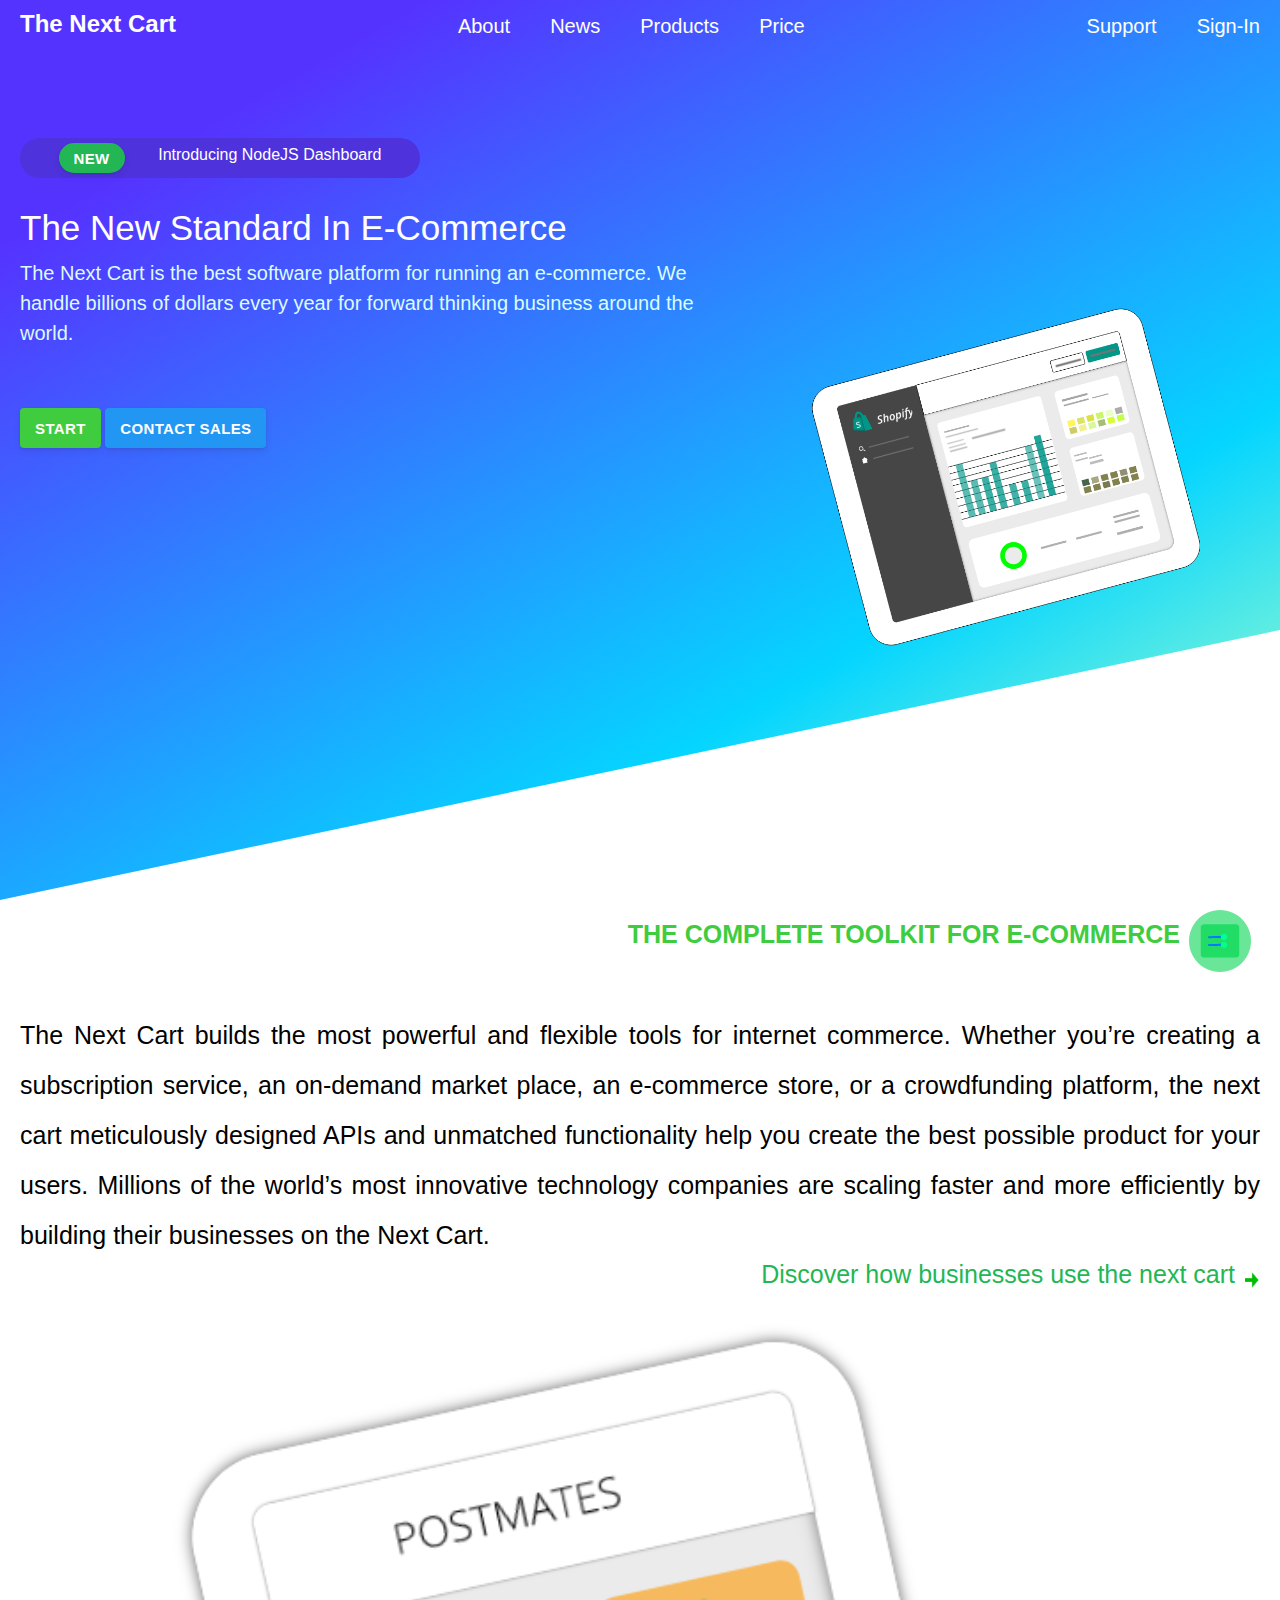
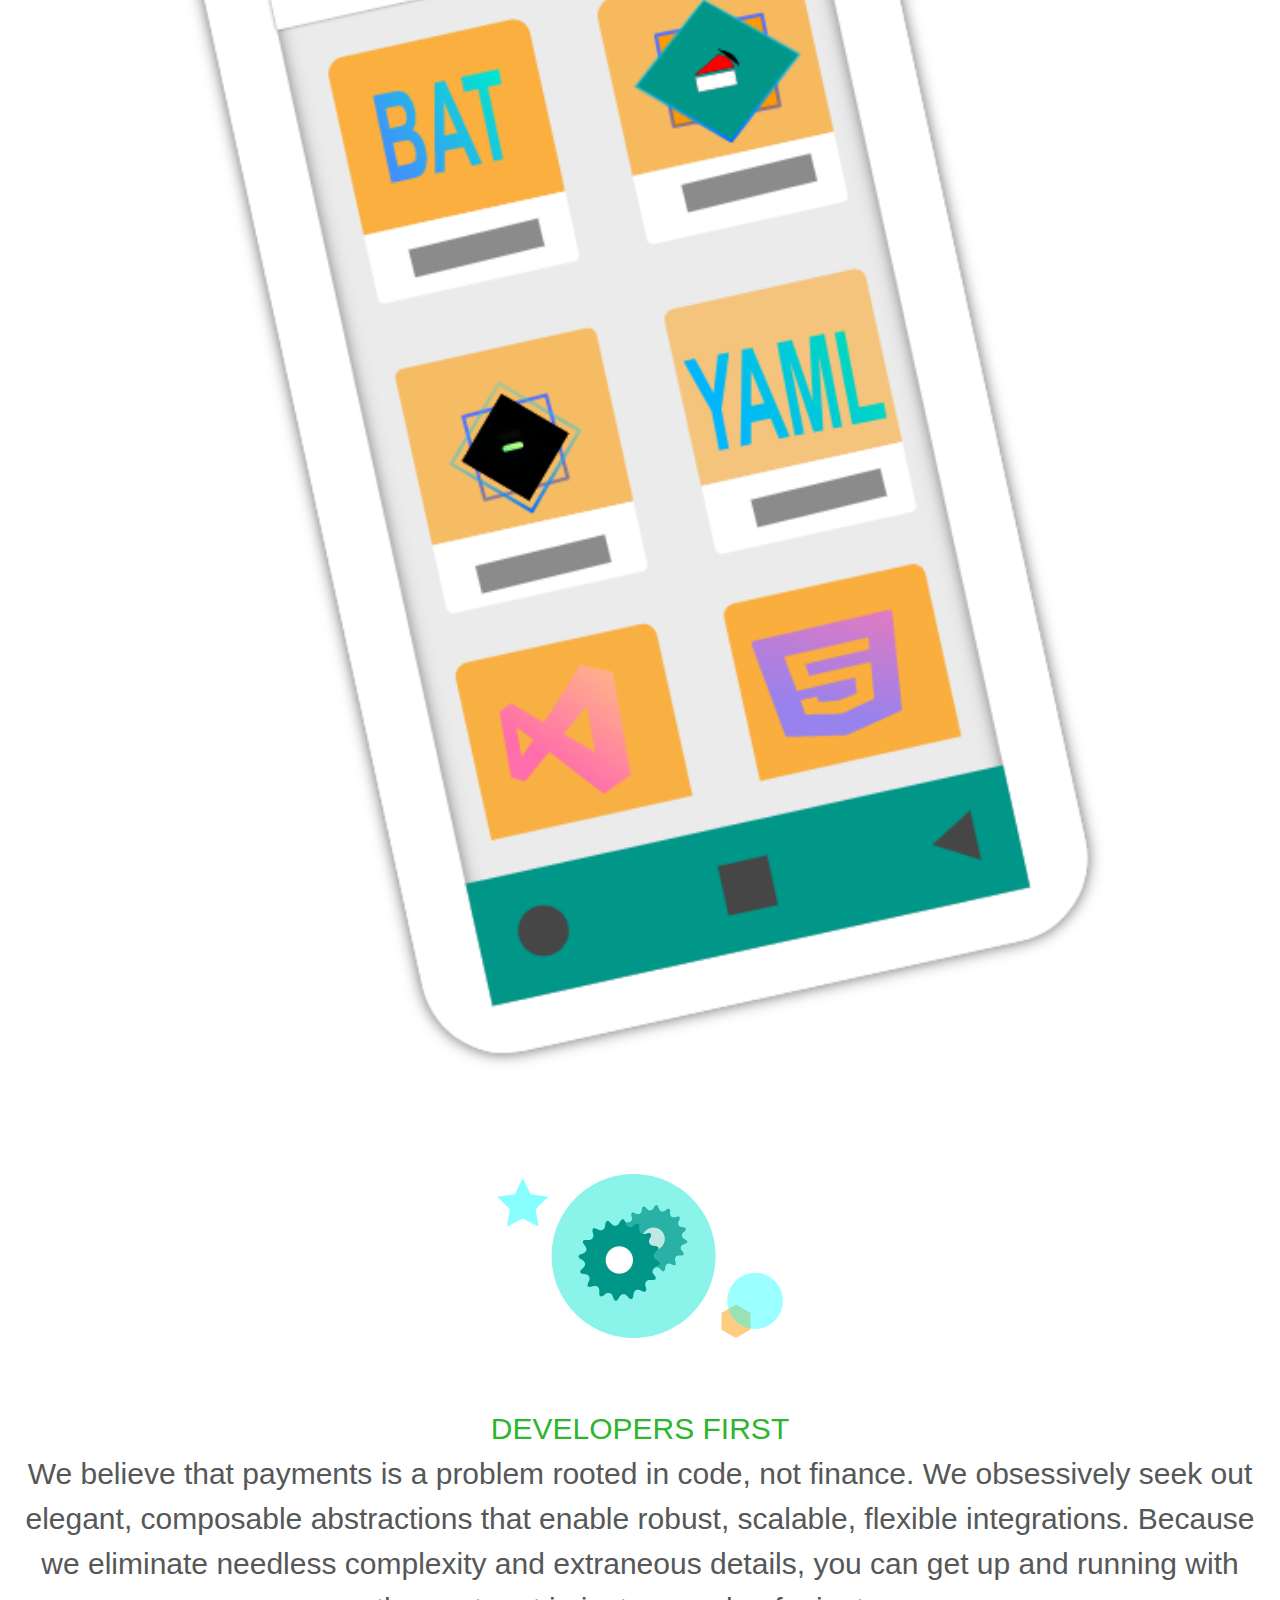
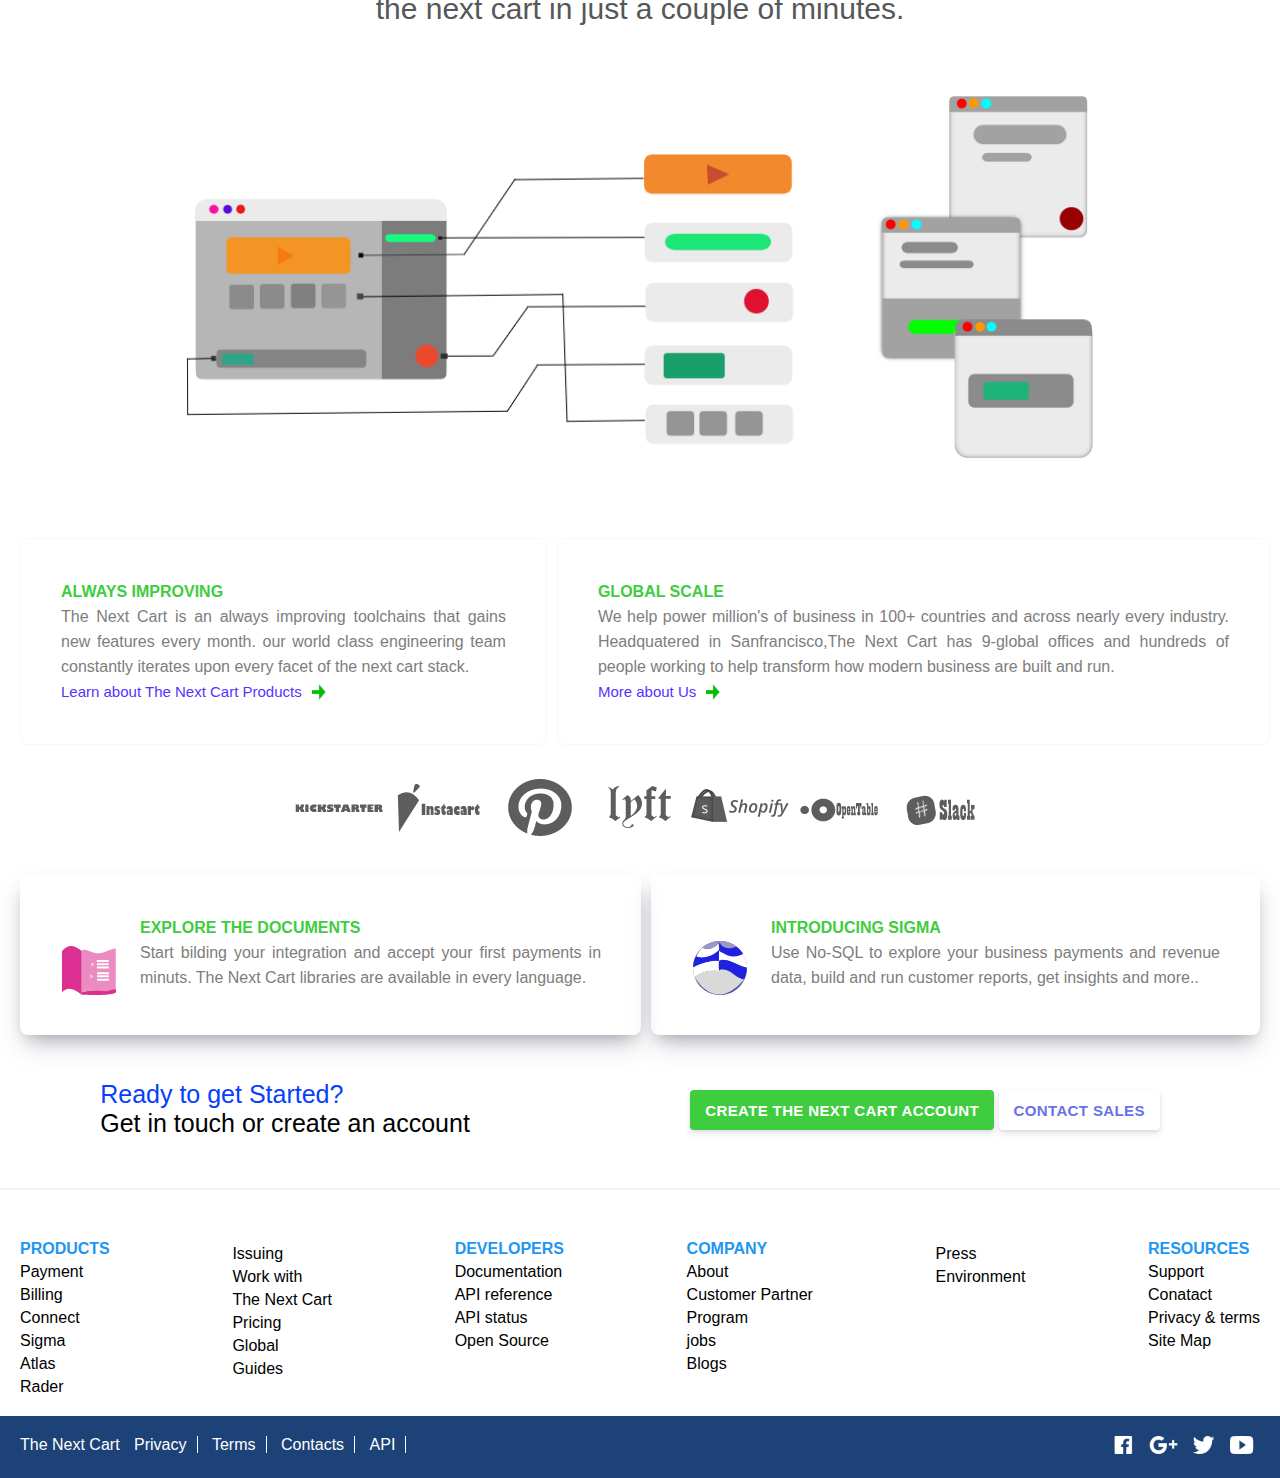
<file: index.html>
<html>

<head>
    <meta name="viewport" content="width=device-width, initial-scale=1.0" />
    <link href="styles/index.css" rel="stylesheet" />
    <link href="styles/global.css" rel="stylesheet" />
</head>

<body>
    <div class="bgcolor">
        <div class="menu container">
            <div class="mob-menu">
                <h1>The Next Cart</h1>
                <div class="dropdown">
                    <h2 class=" drop">☰</h2>
                    <div class="dropdown-content">
                        <div><a>Home</a></div>
                        <div class="icon-direction">
                            <svg x="0px" y="0px" width="24" height="24" viewBox="0 0 224 224">
                                <g fill="none" fill-rule="nonzero" stroke="none" stroke-width="1" stroke-linecap="butt"
                                    stroke-linejoin="miter" stroke-miterlimit="10" stroke-dasharray=""
                                    stroke-dashoffset="0" font-family="none" font-weight="none" font-size="none"
                                    text-anchor="none" style="mix-blend-mode: normal">
                                    <path d="M0,224v-224h224v224z" fill="none"></path>
                                    <g fill="#6772e5">
                                        <path d="M186.66667,28h-149.33333c-10.26667,0 -18.57333,8.4 -18.57333,18.66667l-0.09333,168l37.33333,-37.33333h130.66667c10.26667,0 18.66667,-8.4 18.66667,-18.66667v-112c0,-10.26667 -8.4,-18.66667 -18.66667,-18.66667zM102.66667,65.33333h18.66667v18.66667h-18.66667zM102.66667,102.66667h18.66667v37.33333h-18.66667z"></path>
                                    </g>
                                </g>
                            </svg>
                            <a href="about.html" style="color:#6772e5">About</a></div>
                        <div class="icon-direction">
                            <svg x="0px" y="0px" width="24" height="24" viewBox="0 0 224 224">
                                <g fill="none" fill-rule="nonzero" stroke="none" stroke-width="1" stroke-linecap="butt"
                                    stroke-linejoin="miter" stroke-miterlimit="10" stroke-dasharray=""
                                    stroke-dashoffset="0" font-family="none" font-weight="none" font-size="none"
                                    text-anchor="none" style="mix-blend-mode: normal">
                                    <path d="M0,224v-224h224v224z" fill="none"></path>
                                    <g fill="#6772e5">
                                        <path d="M65.33333,18.66667c-5.152,0 -9.33333,4.18133 -9.33333,9.33333v74.66667h-9.33333v18.66667h9.33333h112h9.33333v-18.66667h-9.33333v-74.66667c0,-5.152 -4.18133,-9.33333 -9.33333,-9.33333zM28,37.33333c-10.31333,0 -18.66667,8.35333 -18.66667,18.66667v93.33333c0,10.31333 8.35333,18.66667 18.66667,18.66667h65.33333v18.66667h-18.66667v18.66667h74.66667v-18.66667h-18.66667v-18.66667h65.33333c10.31333,0 18.66667,-8.35333 18.66667,-18.66667v-93.33333c0,-10.31333 -8.35333,-18.66667 -18.66667,-18.66667h-9.33333v18.66667h9.33333v93.33333h-168v-93.33333h9.33333v-18.66667zM83.17969,37.33333h57.64063c1.41036,3.9752 4.53781,7.10266 8.51302,8.51302v56.82031h-11.04688c-3.85551,-10.85315 -14.10996,-18.66667 -26.28646,-18.66667c-12.1765,0 -22.43095,7.81352 -26.28646,18.66667h-11.04688v-56.82031c3.9752,-1.41036 7.10266,-4.53782 8.51302,-8.51302zM112,56c-5.16133,0 -9.33333,4.18133 -9.33333,9.33333c0,5.152 4.172,9.33333 9.33333,9.33333c5.16133,0 9.33333,-4.18133 9.33333,-9.33333c0,-5.152 -4.172,-9.33333 -9.33333,-9.33333z"></path>
                                    </g>
                                </g>
                            </svg>
                            <a href="payment.html" style="color:#6772e5">Payment</a></div>
                        <div class="icon-direction">
                            <svg x="0px" y="0px" width="24" height="24" viewBox="0 0 224 224">
                                <g fill="none" fill-rule="nonzero" stroke="none" stroke-width="1" stroke-linecap="butt"
                                    stroke-linejoin="miter" stroke-miterlimit="10" stroke-dasharray=""
                                    stroke-dashoffset="0" font-family="none" font-weight="none" font-size="none"
                                    text-anchor="none" style="mix-blend-mode: normal">
                                    <path d="M0,224v-224h224v224z" fill="none"></path>
                                    <g fill="#24b47e">
                                        <g id="surface1">
                                            <path d="M149.33333,18.66667c-21.47396,0 -39.08333,11.15625 -48.41667,28.875c13.05209,1.85938 25.88542,6.52604 36.16667,14v-5.54167l24.5,-9.33333v38.20833c7.47396,11.19271 13.01562,24.42709 14.875,39.375c16.80729,-9.33333 28.875,-28.18229 28.875,-48.70833c0,-31.71875 -25.19271,-56.875 -56,-56.875zM88.66667,65.33333c-38.28125,0 -70,31.71875 -70,70c0,38.28125 31.71875,70 70,70c38.28125,0 70,-31.71875 70,-70c0,-38.28125 -31.71875,-70 -70,-70zM67.08333,93.33333h45.79167v13.125h-31.79167l-1.75,19.54167l5.54167,-2.91667c1.85938,-0.94791 4.77604,-0.875 7.58333,-0.875c7.47396,0 14.07292,1.96875 17.79167,7.58333c3.71875,5.61459 6.41667,12.03125 6.41667,20.41667c0,7.47396 -2.91667,13.92709 -7.58333,19.54167c-4.66667,5.61459 -11.01041,7.58333 -21.29167,7.58333c-7.47396,0 -13.92708,-1.82291 -19.54167,-5.54167c-5.61458,-3.71875 -8.53125,-9.44271 -7.58333,-16.91667l15.75,-0.875c0,3.71875 1.05729,6.59896 2.91667,8.45833c1.85938,1.85938 4.73959,2.625 8.45833,2.625c3.71875,0 6.59896,-0.69271 8.45833,-3.5c1.85938,-2.80729 2.625,-6.70833 2.625,-11.375c0,-4.66667 -0.76562,-8.27604 -2.625,-11.08333c-1.85938,-2.80729 -4.73958,-4.66667 -8.45833,-4.66667c-2.80729,0 -5.72396,0.80209 -7.58333,1.75c-1.85938,0.94792 -2.84375,2.80729 -3.79167,4.66667l-14,-0.875z"></path>
                                        </g>
                                    </g>
                                </g>
                            </svg>
                            <a href="#" style="color:#24b47e">Billing</a></div>
                        <div class="icon-direction">
                            <svg x="0px" y="0px" width="24" height="24" viewBox="0 0 224 224">
                                <g fill="none" fill-rule="nonzero" stroke="none" stroke-width="1" stroke-linecap="butt"
                                    stroke-linejoin="miter" stroke-miterlimit="10" stroke-dasharray=""
                                    stroke-dashoffset="0" font-family="none" font-weight="none" font-size="none"
                                    text-anchor="none" style="mix-blend-mode: normal">
                                    <path d="M0,224v-224h224v224z" fill="none"></path>
                                    <g fill="#3297d3">
                                        <path d="M177.33333,28c-15.43733,0 -28,12.56267 -28,28c0,4.30975 1.05983,8.34395 2.80729,11.99479l-34.67187,34.67188h-44.51563c-3.86649,-10.83835 -14.1381,-18.66667 -26.28646,-18.66667c-15.43733,0 -28,12.56267 -28,28c0,15.43733 12.56267,28 28,28c12.14835,0 22.41996,-7.82832 26.28646,-18.66667h44.51563l34.67187,34.67188c-1.74746,3.65085 -2.80729,7.68505 -2.80729,11.99479c0,15.43733 12.56267,28 28,28c15.43733,0 28,-12.56267 28,-28c0,-15.43733 -12.56267,-28 -28,-28c-4.30974,0 -8.34394,1.05983 -11.99479,2.80729l-30.8073,-30.80729l30.8073,-30.80729c3.65085,1.74746 7.68505,2.80729 11.99479,2.80729c15.43733,0 28,-12.56267 28,-28c0,-15.43733 -12.56267,-28 -28,-28z"></path>
                                    </g>
                                </g>
                            </svg>
                            <a href="#" style="color:#3297d3">Connect</a></div>
                        <div class="icon-direction">
                            <svg x="0px" y="0px" width="24" height="24" viewBox="0 0 224 224">
                                <g fill="none" fill-rule="nonzero" stroke="none" stroke-width="1" stroke-linecap="butt"
                                    stroke-linejoin="miter" stroke-miterlimit="10" stroke-dasharray=""
                                    stroke-dashoffset="0" font-family="none" font-weight="none" font-size="none"
                                    text-anchor="none" style="mix-blend-mode: normal">
                                    <path d="M0,224v-224h224v224z" fill="none"></path>
                                    <g id="Layer_1" fill="#8f63d5">
                                        <g id="surface1">
                                            <path d="M112,147.93333v-18.66667c2.33333,0 23.33333,-0.46667 23.33333,-17.26667c0,-8.86667 -8.4,-12.13333 -26.13333,-17.73333c-16.8,-5.13333 -39.2,-12.13333 -39.2,-35.46667c0,-19.6 18.66667,-35.46667 42,-35.46667c23.33333,0 42,15.86667 42,35.93333h-18.66667c0,-9.33333 -10.26667,-17.26667 -23.33333,-17.26667c-13.06667,0 -23.33333,7.46667 -23.33333,17.26667c0,8.86667 8.4,12.13333 26.13333,17.73333c16.33333,4.66667 39.2,11.66667 39.2,35c0,28.46667 -27.53333,35.93333 -42,35.93333z"></path>
                                            <path d="M112,200.66667c-23.33333,0 -42,-15.86667 -42,-35.93333h18.66667c0,9.33333 10.26667,17.26667 23.33333,17.26667c13.06667,0 23.33333,-7.46667 23.33333,-17.26667c0,-8.86667 -8.4,-12.13333 -26.13333,-17.73333c-16.33333,-4.66667 -39.2,-11.66667 -39.2,-35c0,-28.46667 27.53333,-35.93333 42,-35.93333v18.66667c-2.33333,0 -23.33333,0.46667 -23.33333,17.26667c0,8.86667 8.4,12.13333 26.13333,17.73333c16.8,5.13333 39.2,12.13333 39.2,35.46667c0,19.6 -18.66667,35.46667 -42,35.46667z"></path>
                                        </g>
                                    </g>
                                </g>
                            </svg>
                            <a href="#" style="color:#8f6ed5">Sigma</a></div>
                        <div class="icon-direction">
                            <svg x="0px" y="0px" width="24" height="24" viewBox="0 0 224 224">
                                <g fill="none" fill-rule="nonzero" stroke="none" stroke-width="1" stroke-linecap="butt"
                                    stroke-linejoin="miter" stroke-miterlimit="10" stroke-dasharray=""
                                    stroke-dashoffset="0" font-family="none" font-weight="none" font-size="none"
                                    text-anchor="none" style="mix-blend-mode: normal">
                                    <path d="M0,224v-224h224v224z" fill="none"></path>
                                    <g fill="#e39f48">
                                        <g id="surface1">
                                            <path d="M124.25,32.375c-3.20833,0.03646 -6.16146,0.4375 -9.04167,0.875c-17.28125,2.55209 -28.4375,11.99479 -32.66667,16.91667l14,12.25c1.93229,-2.22396 14.07292,-13.78125 35,-10.5c13.81771,2.1875 19.43229,9.1875 23.04167,16.91667c3.60938,7.72917 4.04688,15.64062 4.08333,17.20833v0.29167c0.18229,3.02604 -1.45833,11.08333 -1.45833,11.08333l-3.79167,15.75l15.75,-4.66667c0,0 7.47396,-2.11458 10.5,-2.625c-0.29167,0.03646 2.22396,-0.21875 4.95833,0.29167c2.73438,0.51042 6.05209,1.67709 9.04167,3.20833c6.01562,3.09896 10.64583,7.32812 11.66667,16.04167c1.42188,12.06771 -2.07812,17.28125 -7.29167,21c-5.21354,3.71875 -13.52604,4.92188 -20.125,3.79167c-16.98958,-2.91667 -33.86979,-19.43229 -46.95833,-38.20833c-4.95833,-7.10938 -15.20312,-21.14583 -30.04167,-32.66667c-14.83854,-11.52083 -35.40104,-20.74479 -58.33333,-14.875c-14.07291,3.60938 -24.60938,10.42709 -31.5,19.25c-6.89062,8.82292 -10.02604,19.35938 -10.79167,29.75c-1.93229,26.03125 13.96354,44.77083 31.5,51.91667c20.5625,8.38542 39.15625,6.67188 53.66667,0.875c14.51042,-5.79688 25.04688,-15.16667 32.375,-21.875l-12.54167,-14c-7,6.41667 -16.00521,14.32812 -26.83333,18.66667c-10.82812,4.33854 -23.33333,5.50521 -39.66667,-1.16667c-11.04688,-4.52083 -21.18229,-15.13021 -19.83333,-33.25c0.58333,-7.76562 2.58854,-14.25521 6.70833,-19.54167c4.11979,-5.28646 10.57292,-9.73438 21.58333,-12.54167c15.96875,-4.08333 29.78646,1.89583 42,11.375c12.21354,9.47917 21.61979,22.23959 26.25,28.875c14.32812,20.48959 33.72396,41.67188 59.5,46.08333c11.01042,1.89583 23.47917,0.07292 33.83333,-7.29167c10.35417,-7.36458 17.24479,-21.21875 15.16667,-38.5c-1.82291,-15.3125 -12.10417,-25.30208 -21.875,-30.33333c-4.88541,-2.51562 -9.69791,-4.15625 -14,-4.95833c-4.19271,-0.80208 -7.47396,-1.13021 -11.08333,-0.58333c0,-0.875 0.32812,-0.875 0.29167,-1.75c0,-0.03646 0,-0.25521 0,-0.29167c-0.07291,-2.07812 -0.47396,-12.6875 -5.83333,-24.20833c-5.43229,-11.66667 -17.13541,-24.57291 -37.04167,-27.70833c-3.57291,-0.54688 -7,-0.91146 -10.20833,-0.875z"></path>
                                        </g>
                                    </g>
                                </g>
                            </svg>
                            <a href="#" style="color:#e39f48">Atlas</a></div>
                        <div class="icon-direction">
                            <svg x="0px" y="0px" width="24" height="24" viewBox="0 0 224 224">
                                <g fill="none" fill-rule="nonzero" stroke="none" stroke-width="1" stroke-linecap="butt"
                                    stroke-linejoin="miter" stroke-miterlimit="10" stroke-dasharray=""
                                    stroke-dashoffset="0" font-family="none" font-weight="none" font-size="none"
                                    text-anchor="none" style="mix-blend-mode: normal">
                                    <path d="M0,224v-224h224v224z" fill="none"></path>
                                    <g fill="#b7ac4b">
                                        <g id="surface1">
                                            <path d="M112,18.66667c-51.55208,0 -93.33333,41.78125 -93.33333,93.33333c0,51.55209 41.78125,93.33333 93.33333,93.33333c51.55209,0 93.33333,-41.78125 93.33333,-93.33333c0,-22.42188 -7.83854,-42.83854 -21,-58.91667l-13.41667,13.125c9.84375,12.65104 15.75,28.54688 15.75,45.79167c0,38.31771 -28.76562,69.78125 -65.91667,74.08333c-1.75,5.6875 -7.14583,9.91667 -13.41667,9.91667c-6.96354,0 -12.61458,-5.03125 -13.70833,-11.66667c-32.30208,-8.23958 -56.29167,-37.47917 -56.29167,-72.33333c0,-13.67188 3.79167,-26.32291 10.20833,-37.33333c-0.47396,-1.42188 -0.875,-3.0625 -0.875,-4.66667c0,-7.72917 6.27083,-14 14,-14c0.61979,0 1.13021,0.21875 1.75,0.29167c13.16146,-11.70312 30.58854,-18.95833 49.58333,-18.95833c17.24479,0 33.14062,5.90625 45.79167,15.75l13.125,-13.41667c-16.07812,-13.16146 -36.49479,-21 -58.91667,-21zM112,46.66667c-15.42188,0 -29.67708,5.35938 -40.83333,14.29167c2.07812,2.44271 3.5,5.57812 3.5,9.04167c0,7.72917 -6.27083,14 -14,14c-2.47917,0 -4.70312,-0.61979 -6.70833,-1.75c-4.59375,8.93229 -7.29167,18.99479 -7.29167,29.75c0,30.26042 20.48959,55.5625 48.41667,63c2.40625,-4.22917 7.03646,-7 12.25,-7c5.86979,0 10.75521,3.60938 12.83333,8.75c32.15625,-4.08333 57.16667,-31.5 57.16667,-64.75c0,-14.65625 -4.95833,-28.18229 -13.125,-39.08333l-13.41667,13.41667c4.88542,7.36459 7.875,16.15104 7.875,25.66667c0,5.32292 -0.98438,10.39062 -2.625,15.16667c1.67709,2.29688 2.625,5.06771 2.625,8.16667c0,7.72917 -6.27083,14 -14,14c-1.42188,0 -2.77083,-0.18229 -4.08333,-0.58333c-7.91146,6.16146 -17.75521,9.91667 -28.58333,9.91667c-25.77604,0 -46.66667,-20.89062 -46.66667,-46.66667c0,-25.77604 20.89062,-46.66667 46.66667,-46.66667c9.51562,0 18.30209,2.98959 25.66667,7.875l13.41667,-13.41667c-10.90104,-8.16667 -24.42708,-13.125 -39.08333,-13.125zM112,74.66667c-20.63541,0 -37.33333,16.69792 -37.33333,37.33333c0,20.63542 16.69792,37.33333 37.33333,37.33333c7.76562,0 15.02083,-2.36979 21,-6.41667c-1.42188,-2.1875 -2.33333,-4.77604 -2.33333,-7.58333c0,-7.72917 6.27083,-14 14,-14c1.09375,0 2.1875,0.03646 3.20833,0.29167c0.83854,-3.13541 1.45833,-6.23438 1.45833,-9.625c0,-6.92708 -1.96875,-13.41667 -5.25,-18.95833l-25.375,25.66667c-1.67708,1.67709 -4.11979,2.625 -6.70833,2.625c-5.14062,0 -9.33333,-4.19271 -9.33333,-9.33333c0,-2.58854 0.94792,-5.03125 2.625,-6.70833l25.66667,-25.375c-5.54167,-3.28125 -12.03125,-5.25 -18.95833,-5.25z"></path>
                                        </g>
                                    </g>
                                </g>
                            </svg>
                            <a href="#" style="columns: #b7ac4b;">Radar</a></div>
                        <div class="pay-card">
                            <a href="sign.html" style="color:#6772e5">Sign-In</a>
                            <img src="img/arrow.svg" />
                        </div>
                    </div>
                </div>
            </div>
            <div class="small-menu">
                <ul>
                    <li><a href="about.html">About</a></li>
                    <li><a href="#">News</a></li>
                    <li><a href="#">Products</a></li>
                    <li><a href="payment.html">Price</a></li>
                </ul>
            </div>
            <div>
                <ul>
                    <li><a href="#">Support</a></li>
                    <li><a href="sign.html">Sign-In</a></li>
                </ul>
            </div>
        </div>
        <div class="announce">
            <div>
                <p>Introducing NodeJS Dashboard</p>
            </div>
            <div><button type="button">NEW</button> </div>
        </div>
        <div class="btn-direction">
            <div>
                <div class="headline container">
                    <p>The New Standard In E-Commerce</p>
                    <div class="headline2">
                        <p>The Next Cart is the best software platform for running an e-commerce.
                            We handle billions of dollars every year for forward thinking business around the world.</p>
                    </div>
                </div>
                <div class="btn container">
                    <button class="b1" type="button">start</button>
                    <button class="b4" type="button">contact sales</button>
                </div>
            </div>
            <div class="tab">
                <img class="big" src="img/tablet.png" />
            </div>
        </div>
    </div>
    <div class="tool-direction container">
        <div class="fx">
            <div>
                <div class="toolkit">
                    <p>THE COMPLETE TOOLKIT FOR E-COMMERCE</p>
                    <img src="img/toolkit-logo.png" />
                </div>
            </div>
            <p class="tool-text">The Next Cart builds the most powerful and flexible tools for internet commerce.
                Whether you’re creating a subscription service, an on-demand market place, an e-commerce store,
                or a crowdfunding platform, the next cart meticulously designed APIs and unmatched functionality
                help you create the best possible product for your users. Millions of the world’s most innovative
                technology companies are scaling faster and more efficiently by building their businesses on
                the Next Cart.</p>
            <div class="cover">
                <p>Discover how businesses use the next cart</p>
                <img class="aero-sign" src="img/aero-sign.png" />
            </div>
        </div>
        <div>
            <img class="big" src="img/mobile.png" />
        </div>
    </div>
    <div class="developer-direction container">
        <img src="img/developer-logo.png" />
        <p style="color:rgb(45, 182, 45)">DEVELOPERS FIRST</p>
        <div>
            <p>We believe that payments is a problem rooted in code, not finance. We obsessively seek out elegant,
                composable abstractions that enable robust, scalable, flexible integrations. Because we eliminate
                needless complexity and extraneous details, you can get up and running with the next cart in just
                a couple of minutes.</p>
        </div>
    </div>
    <div>
        <img class="big" src="img/big-img.png" />
    </div>
    <div class="container">
        <div class="card-direction">
            <div class="cd">
                <div class="card">
                    <h4>ALWAYS IMPROVING</h4>
                    <p>The Next Cart is an always improving toolchains that gains new features every month. our world
                        class
                        engineering team constantly iterates upon every facet of the next cart stack.</p>
                    <div class="common-text">
                        <h3>Learn about The Next Cart Products</h3>
                        <img class="aero-sign" src="img/aero-sign.png" />
                    </div>
                </div>
            </div>
            <div class="cd">
                <div class="card left">
                    <h4>GLOBAL SCALE</h4>
                    <p>We help power million's of business in 100+ countries and across nearly every industry.
                        Headquatered
                        in Sanfrancisco,The Next Cart has 9-global offices and hundreds of people working to help
                        transform
                        how modern business are built and run.</p>
                    <div class="common-text">
                        <h3>More about Us</h3>
                        <img class="aero-sign" src="img/aero-sign.png" />
                    </div>
                </div>
            </div>
        </div>
    </div>
    <div class="brand-logos container">
        <img src="img/a1.png" />
        <img src="img/a2.png" />
        <img src="img/a3.png" />
        <img src="img/a4.png" />
        <img src="img/a5.png" />
        <img src="img/a6.png" />
        <img src="img/a7.png" />
    </div>
    <div class="container">
        <div class="card-direction">
            <div class="card">
                <div class="img-direct">
                    <div>
                        <img src="img/document.png" />
                    </div>
                    <div>
                        <h4>EXPLORE THE DOCUMENTS</h4>
                        <p>Start bilding your integration and accept your first payments in minuts. The Next Cart
                            libraries are available in every language.</p>
                    </div>
                </div>
            </div>
            <div class="card left">
                <div class="img-direct">
                    <div>
                        <img src="img/sigma.png" />
                    </div>
                    <div>
                        <h4>INTRODUCING SIGMA</h4>
                        <p>Use No-SQL to explore your business payments and revenue data, build and run customer
                            reports, get insights and more..</p>
                    </div>
                </div>
            </div>
        </div>
    </div>
    <div class="subscribe-direction">
        <div class="subscribe-text">
            <p style="color:rgb(6, 64, 253)">Ready to get Started?</p>
            <p>Get in touch or create an account</p>
        </div>
        <div class="subscribe-btn container">
            <button class="b1" type="button">create the next cart account</button>
            <button class="b3" type="button">contact sales</button>
        </div>
    </div>
    <div>
        <hr />
    </div>
    <div class="footer-description container">
        <!-- <div> -->
        <div>
            <ul>
                <b>PRODUCTS</b>
                <li>Payment</li>
                <li>Billing</li>
                <li>Connect</li>
                <li>Sigma</li>
                <li>Atlas</li>
                <li>Rader</li>
            </ul>
        </div>
        <div>
            <ul>
                <li>Issuing</li>
                <li>Work with</li>
                <li>The Next Cart</li>
                <li>Pricing</li>
                <li>Global</li>
                <li>Guides</li>
            </ul>
        </div>
        <!-- </div> -->
        <!-- <div> -->
        <div>
            <ul><b>DEVELOPERS</b>
                <li>Documentation</li>
                <li>API reference</li>
                <li>API status</li>
                <li>Open Source</li>
            </ul>
        </div>
        <div>
            <ul><b>COMPANY</b>
                <li>About</li>
                <li>Customer Partner</li>
                <li>Program</li>
                <li>jobs</li>
                <li>Blogs</li>
            </ul>
        </div>
        <!-- </div>
        <div> -->
        <div>
            <ul>
                <li>Press</li>
                <li>Environment</li>
            </ul>
        </div>
        <div>
            <ul><b>RESOURCES</b>
                <li>Support</li>
                <li>Conatact</li>
                <li>Privacy & terms</li>
                <li>Site Map</li>
            </ul>
        </div>
        <!-- </div> -->
    </div>
    <!-- </div> -->
    <div class="footer">
        <div class="section">
            <span>The Next Cart</span>
            <a>Privacy</a>
            <a>Terms</a>
            <a>Contacts</a>
            <a>API</a>
        </div>
        <div class="imgex">
            <img src="img/fB.png" />
            <img src="img/gp.png" />
            <img src="img/twitter.png" />
            <img src="img/youtube.png" />
        </div>
    </div>
</body>

</html>
</file>
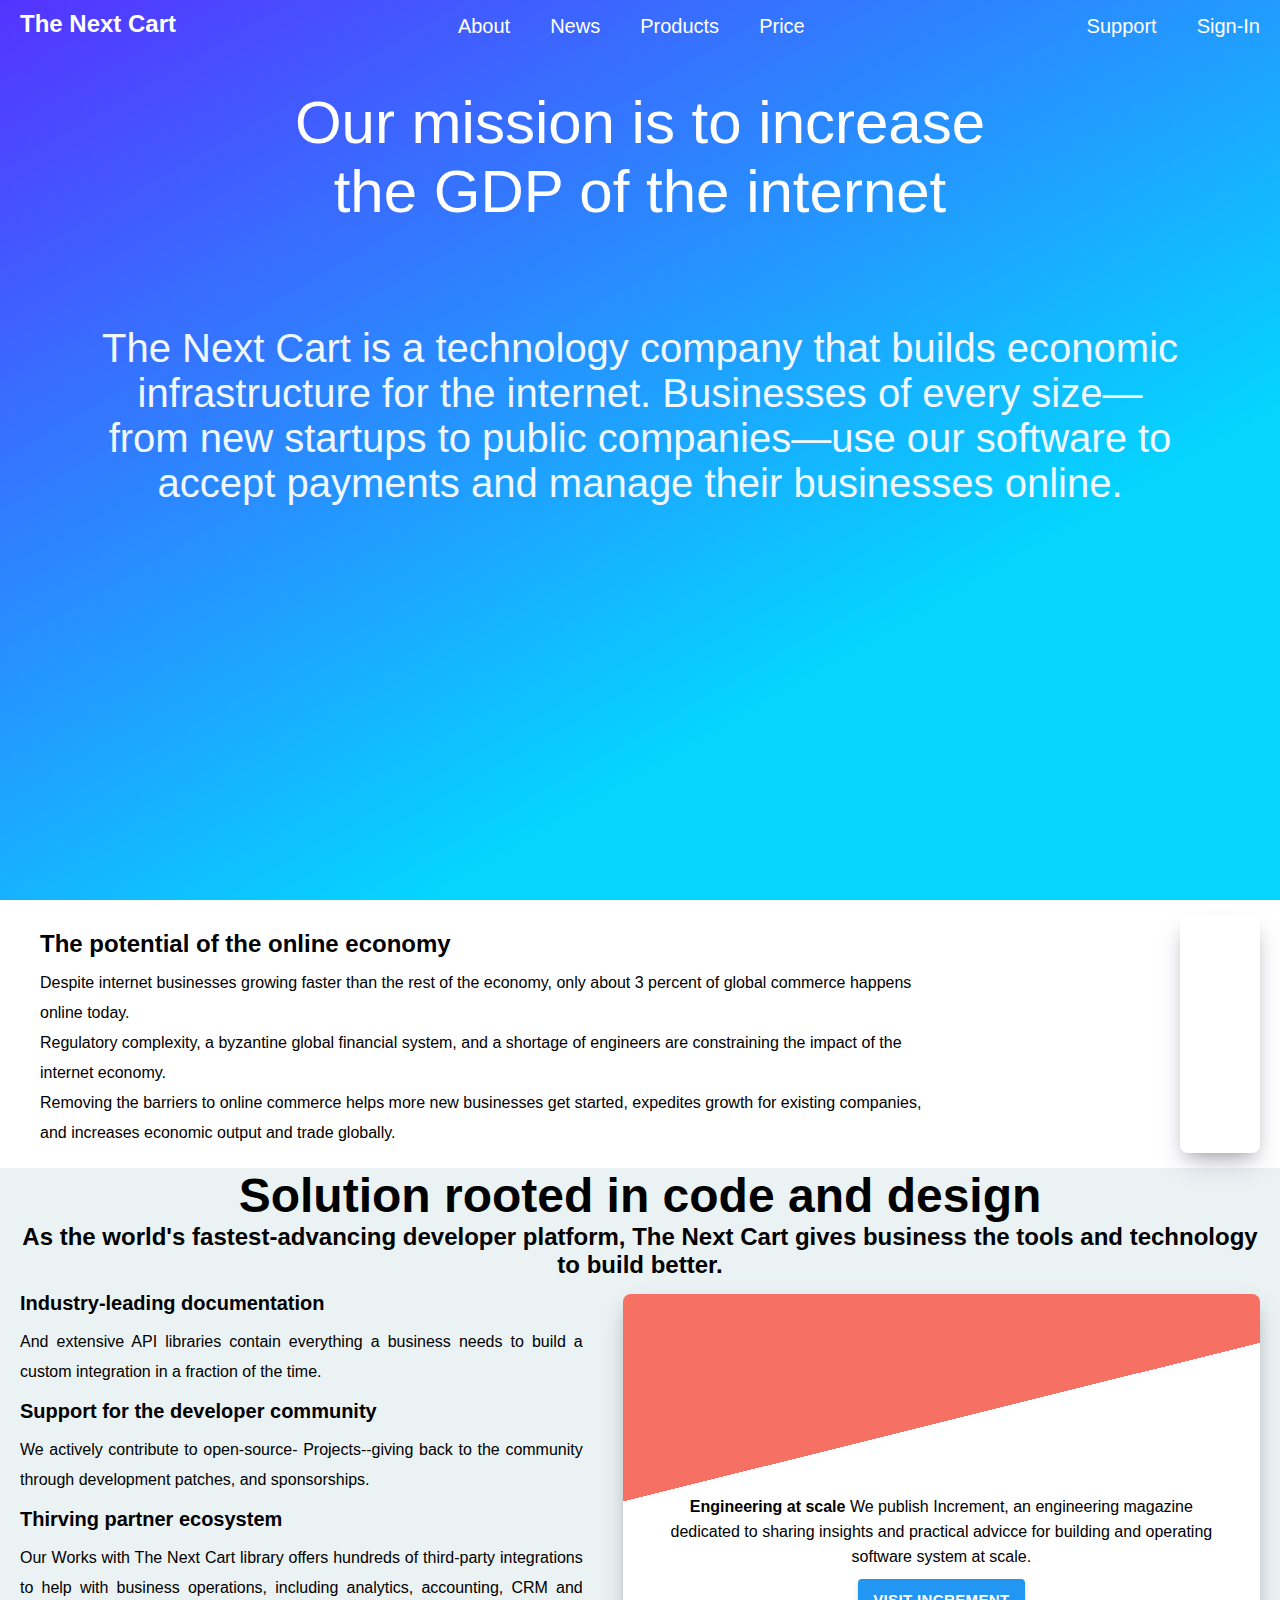
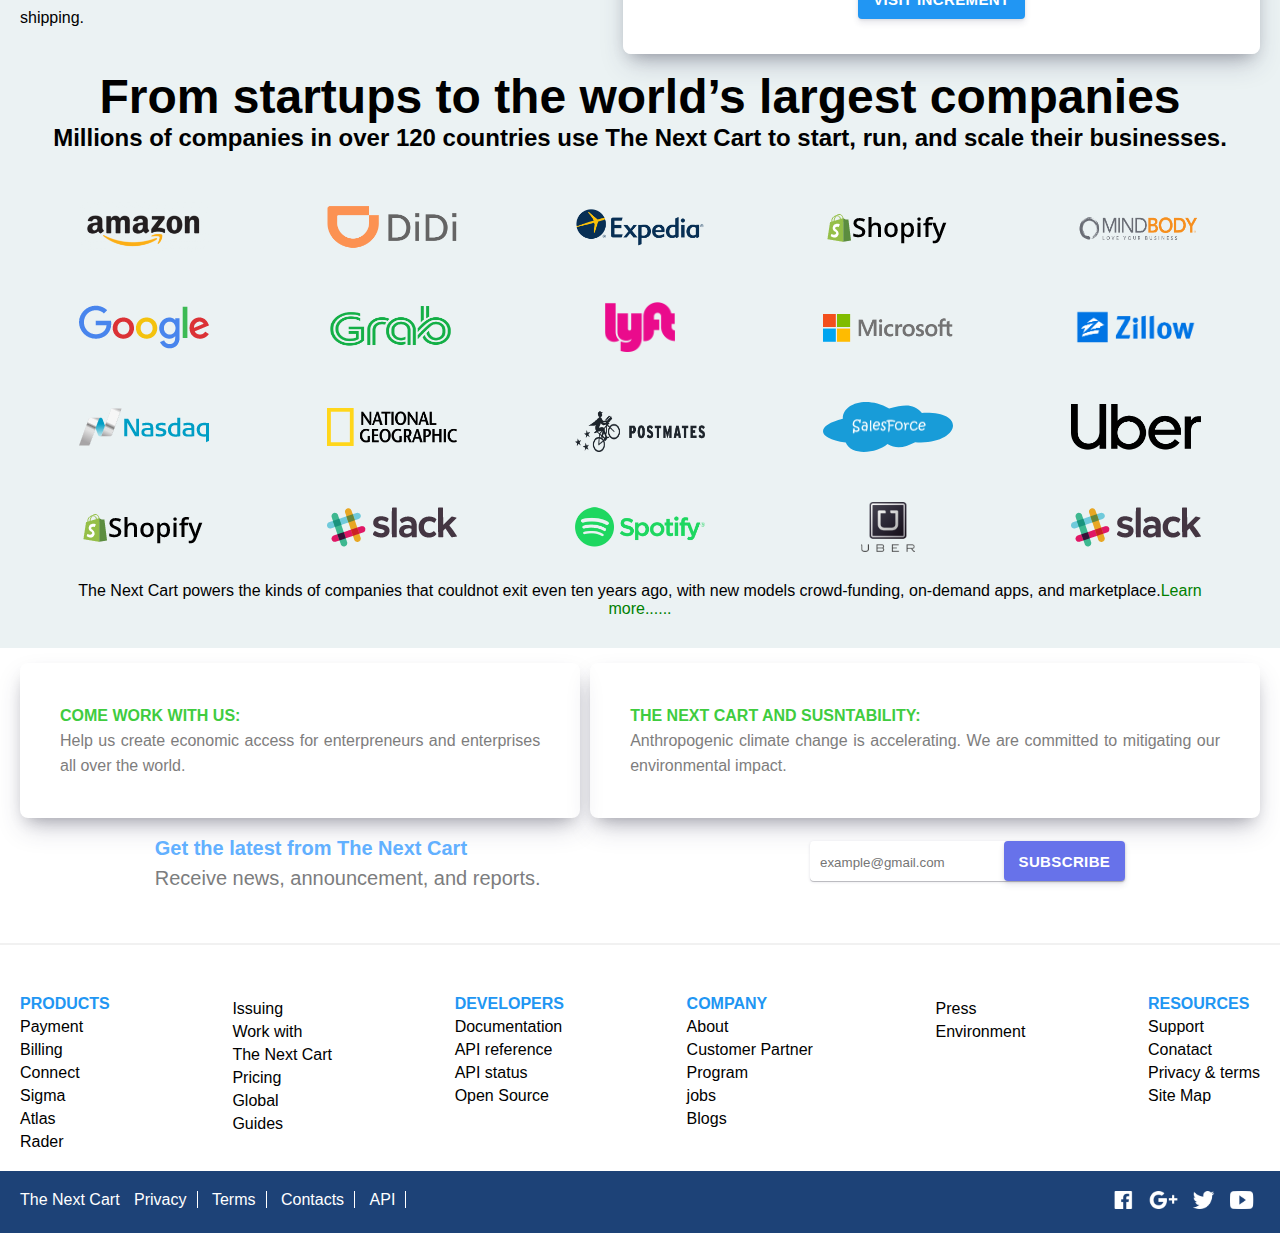
<file: about.html>
<html>

<head>
    <meta name="viewport" content="width=device-width, initial-scale=1.0" />
    <link href="styles/about.css" rel="stylesheet" />
    <link href="styles/global.css" rel="stylesheet" />
</head>

<body>
    <div class="bgcolor">
        <div class="menu container">
            <div class="mob-menu">
                <h1><a href="index.html">The Next Cart</a></h1>
                <div class="dropdown">
                    <h2 class=" drop">☰</h2>
                    <div class="dropdown-content">
                        <div><a>About</a></div>
                        <div class="icon-direction">
                            <svg x="0px" y="0px" width="24" height="24" viewBox="0 0 224 224">
                                <g fill="none" fill-rule="nonzero" stroke="none" stroke-width="1" stroke-linecap="butt"
                                    stroke-linejoin="miter" stroke-miterlimit="10" stroke-dasharray=""
                                    stroke-dashoffset="0" font-family="none" font-weight="none" font-size="none"
                                    text-anchor="none" style="mix-blend-mode: normal">
                                    <path d="M0,224v-224h224v224z" fill="none"></path>
                                    <g fill="#2ecc71">
                                        <path d="M112,19.59635l-102.66667,92.40365h28v84h46.66667v-65.33333h56v65.33333h46.66667v-84h28l-37.33333,-33.59635v-41.07031h-18.66667v24.26302z"></path>
                                    </g>
                                </g>
                            </svg>
                            <a href="index.html" style="color:blue">Home</a></div>
                        <div class="icon-direction">
                            <svg x="0px" y="0px" width="24" height="24" viewBox="0 0 224 224">
                                <g fill="none" fill-rule="nonzero" stroke="none" stroke-width="1" stroke-linecap="butt"
                                    stroke-linejoin="miter" stroke-miterlimit="10" stroke-dasharray=""
                                    stroke-dashoffset="0" font-family="none" font-weight="none" font-size="none"
                                    text-anchor="none" style="mix-blend-mode: normal">
                                    <path d="M0,224v-224h224v224z" fill="none"></path>
                                    <g fill="#6772e5">
                                        <path d="M65.33333,18.66667c-5.152,0 -9.33333,4.18133 -9.33333,9.33333v74.66667h-9.33333v18.66667h9.33333h112h9.33333v-18.66667h-9.33333v-74.66667c0,-5.152 -4.18133,-9.33333 -9.33333,-9.33333zM28,37.33333c-10.31333,0 -18.66667,8.35333 -18.66667,18.66667v93.33333c0,10.31333 8.35333,18.66667 18.66667,18.66667h65.33333v18.66667h-18.66667v18.66667h74.66667v-18.66667h-18.66667v-18.66667h65.33333c10.31333,0 18.66667,-8.35333 18.66667,-18.66667v-93.33333c0,-10.31333 -8.35333,-18.66667 -18.66667,-18.66667h-9.33333v18.66667h9.33333v93.33333h-168v-93.33333h9.33333v-18.66667zM83.17969,37.33333h57.64063c1.41036,3.9752 4.53781,7.10266 8.51302,8.51302v56.82031h-11.04688c-3.85551,-10.85315 -14.10996,-18.66667 -26.28646,-18.66667c-12.1765,0 -22.43095,7.81352 -26.28646,18.66667h-11.04688v-56.82031c3.9752,-1.41036 7.10266,-4.53782 8.51302,-8.51302zM112,56c-5.16133,0 -9.33333,4.18133 -9.33333,9.33333c0,5.152 4.172,9.33333 9.33333,9.33333c5.16133,0 9.33333,-4.18133 9.33333,-9.33333c0,-5.152 -4.172,-9.33333 -9.33333,-9.33333z"></path>
                                    </g>
                                </g>
                            </svg>
                            <a href="payment.html" style="color:#6772e5">Payment</a></div>
                        <div class="icon-direction">
                            <svg x="0px" y="0px" width="24" height="24" viewBox="0 0 224 224">
                                <g fill="none" fill-rule="nonzero" stroke="none" stroke-width="1" stroke-linecap="butt"
                                    stroke-linejoin="miter" stroke-miterlimit="10" stroke-dasharray=""
                                    stroke-dashoffset="0" font-family="none" font-weight="none" font-size="none"
                                    text-anchor="none" style="mix-blend-mode: normal">
                                    <path d="M0,224v-224h224v224z" fill="none"></path>
                                    <g fill="#24b47e">
                                        <g id="surface1">
                                            <path d="M149.33333,18.66667c-21.47396,0 -39.08333,11.15625 -48.41667,28.875c13.05209,1.85938 25.88542,6.52604 36.16667,14v-5.54167l24.5,-9.33333v38.20833c7.47396,11.19271 13.01562,24.42709 14.875,39.375c16.80729,-9.33333 28.875,-28.18229 28.875,-48.70833c0,-31.71875 -25.19271,-56.875 -56,-56.875zM88.66667,65.33333c-38.28125,0 -70,31.71875 -70,70c0,38.28125 31.71875,70 70,70c38.28125,0 70,-31.71875 70,-70c0,-38.28125 -31.71875,-70 -70,-70zM67.08333,93.33333h45.79167v13.125h-31.79167l-1.75,19.54167l5.54167,-2.91667c1.85938,-0.94791 4.77604,-0.875 7.58333,-0.875c7.47396,0 14.07292,1.96875 17.79167,7.58333c3.71875,5.61459 6.41667,12.03125 6.41667,20.41667c0,7.47396 -2.91667,13.92709 -7.58333,19.54167c-4.66667,5.61459 -11.01041,7.58333 -21.29167,7.58333c-7.47396,0 -13.92708,-1.82291 -19.54167,-5.54167c-5.61458,-3.71875 -8.53125,-9.44271 -7.58333,-16.91667l15.75,-0.875c0,3.71875 1.05729,6.59896 2.91667,8.45833c1.85938,1.85938 4.73959,2.625 8.45833,2.625c3.71875,0 6.59896,-0.69271 8.45833,-3.5c1.85938,-2.80729 2.625,-6.70833 2.625,-11.375c0,-4.66667 -0.76562,-8.27604 -2.625,-11.08333c-1.85938,-2.80729 -4.73958,-4.66667 -8.45833,-4.66667c-2.80729,0 -5.72396,0.80209 -7.58333,1.75c-1.85938,0.94792 -2.84375,2.80729 -3.79167,4.66667l-14,-0.875z"></path>
                                        </g>
                                    </g>
                                </g>
                            </svg>
                            <a href="#" style="color:#24b47e">Billing</a></div>
                        <div class="icon-direction">
                            <svg x="0px" y="0px" width="24" height="24" viewBox="0 0 224 224">
                                <g fill="none" fill-rule="nonzero" stroke="none" stroke-width="1" stroke-linecap="butt"
                                    stroke-linejoin="miter" stroke-miterlimit="10" stroke-dasharray=""
                                    stroke-dashoffset="0" font-family="none" font-weight="none" font-size="none"
                                    text-anchor="none" style="mix-blend-mode: normal">
                                    <path d="M0,224v-224h224v224z" fill="none"></path>
                                    <g fill="#3297d3">
                                        <path d="M177.33333,28c-15.43733,0 -28,12.56267 -28,28c0,4.30975 1.05983,8.34395 2.80729,11.99479l-34.67187,34.67188h-44.51563c-3.86649,-10.83835 -14.1381,-18.66667 -26.28646,-18.66667c-15.43733,0 -28,12.56267 -28,28c0,15.43733 12.56267,28 28,28c12.14835,0 22.41996,-7.82832 26.28646,-18.66667h44.51563l34.67187,34.67188c-1.74746,3.65085 -2.80729,7.68505 -2.80729,11.99479c0,15.43733 12.56267,28 28,28c15.43733,0 28,-12.56267 28,-28c0,-15.43733 -12.56267,-28 -28,-28c-4.30974,0 -8.34394,1.05983 -11.99479,2.80729l-30.8073,-30.80729l30.8073,-30.80729c3.65085,1.74746 7.68505,2.80729 11.99479,2.80729c15.43733,0 28,-12.56267 28,-28c0,-15.43733 -12.56267,-28 -28,-28z"></path>
                                    </g>
                                </g>
                            </svg>
                            <a href="#" style="color:#3297d3">Connect</a></div>
                        <div class="icon-direction">
                            <svg x="0px" y="0px" width="24" height="24" viewBox="0 0 224 224">
                                <g fill="none" fill-rule="nonzero" stroke="none" stroke-width="1" stroke-linecap="butt"
                                    stroke-linejoin="miter" stroke-miterlimit="10" stroke-dasharray=""
                                    stroke-dashoffset="0" font-family="none" font-weight="none" font-size="none"
                                    text-anchor="none" style="mix-blend-mode: normal">
                                    <path d="M0,224v-224h224v224z" fill="none"></path>
                                    <g id="Layer_1" fill="#8f63d5">
                                        <g id="surface1">
                                            <path d="M112,147.93333v-18.66667c2.33333,0 23.33333,-0.46667 23.33333,-17.26667c0,-8.86667 -8.4,-12.13333 -26.13333,-17.73333c-16.8,-5.13333 -39.2,-12.13333 -39.2,-35.46667c0,-19.6 18.66667,-35.46667 42,-35.46667c23.33333,0 42,15.86667 42,35.93333h-18.66667c0,-9.33333 -10.26667,-17.26667 -23.33333,-17.26667c-13.06667,0 -23.33333,7.46667 -23.33333,17.26667c0,8.86667 8.4,12.13333 26.13333,17.73333c16.33333,4.66667 39.2,11.66667 39.2,35c0,28.46667 -27.53333,35.93333 -42,35.93333z"></path>
                                            <path d="M112,200.66667c-23.33333,0 -42,-15.86667 -42,-35.93333h18.66667c0,9.33333 10.26667,17.26667 23.33333,17.26667c13.06667,0 23.33333,-7.46667 23.33333,-17.26667c0,-8.86667 -8.4,-12.13333 -26.13333,-17.73333c-16.33333,-4.66667 -39.2,-11.66667 -39.2,-35c0,-28.46667 27.53333,-35.93333 42,-35.93333v18.66667c-2.33333,0 -23.33333,0.46667 -23.33333,17.26667c0,8.86667 8.4,12.13333 26.13333,17.73333c16.8,5.13333 39.2,12.13333 39.2,35.46667c0,19.6 -18.66667,35.46667 -42,35.46667z"></path>
                                        </g>
                                    </g>
                                </g>
                            </svg>
                            <a href="#" style="color:#8f6ed5">Sigma</a></div>
                        <div class="icon-direction">
                            <svg x="0px" y="0px" width="24" height="24" viewBox="0 0 224 224">
                                <g fill="none" fill-rule="nonzero" stroke="none" stroke-width="1" stroke-linecap="butt"
                                    stroke-linejoin="miter" stroke-miterlimit="10" stroke-dasharray=""
                                    stroke-dashoffset="0" font-family="none" font-weight="none" font-size="none"
                                    text-anchor="none" style="mix-blend-mode: normal">
                                    <path d="M0,224v-224h224v224z" fill="none"></path>
                                    <g fill="#e39f48">
                                        <g id="surface1">
                                            <path d="M124.25,32.375c-3.20833,0.03646 -6.16146,0.4375 -9.04167,0.875c-17.28125,2.55209 -28.4375,11.99479 -32.66667,16.91667l14,12.25c1.93229,-2.22396 14.07292,-13.78125 35,-10.5c13.81771,2.1875 19.43229,9.1875 23.04167,16.91667c3.60938,7.72917 4.04688,15.64062 4.08333,17.20833v0.29167c0.18229,3.02604 -1.45833,11.08333 -1.45833,11.08333l-3.79167,15.75l15.75,-4.66667c0,0 7.47396,-2.11458 10.5,-2.625c-0.29167,0.03646 2.22396,-0.21875 4.95833,0.29167c2.73438,0.51042 6.05209,1.67709 9.04167,3.20833c6.01562,3.09896 10.64583,7.32812 11.66667,16.04167c1.42188,12.06771 -2.07812,17.28125 -7.29167,21c-5.21354,3.71875 -13.52604,4.92188 -20.125,3.79167c-16.98958,-2.91667 -33.86979,-19.43229 -46.95833,-38.20833c-4.95833,-7.10938 -15.20312,-21.14583 -30.04167,-32.66667c-14.83854,-11.52083 -35.40104,-20.74479 -58.33333,-14.875c-14.07291,3.60938 -24.60938,10.42709 -31.5,19.25c-6.89062,8.82292 -10.02604,19.35938 -10.79167,29.75c-1.93229,26.03125 13.96354,44.77083 31.5,51.91667c20.5625,8.38542 39.15625,6.67188 53.66667,0.875c14.51042,-5.79688 25.04688,-15.16667 32.375,-21.875l-12.54167,-14c-7,6.41667 -16.00521,14.32812 -26.83333,18.66667c-10.82812,4.33854 -23.33333,5.50521 -39.66667,-1.16667c-11.04688,-4.52083 -21.18229,-15.13021 -19.83333,-33.25c0.58333,-7.76562 2.58854,-14.25521 6.70833,-19.54167c4.11979,-5.28646 10.57292,-9.73438 21.58333,-12.54167c15.96875,-4.08333 29.78646,1.89583 42,11.375c12.21354,9.47917 21.61979,22.23959 26.25,28.875c14.32812,20.48959 33.72396,41.67188 59.5,46.08333c11.01042,1.89583 23.47917,0.07292 33.83333,-7.29167c10.35417,-7.36458 17.24479,-21.21875 15.16667,-38.5c-1.82291,-15.3125 -12.10417,-25.30208 -21.875,-30.33333c-4.88541,-2.51562 -9.69791,-4.15625 -14,-4.95833c-4.19271,-0.80208 -7.47396,-1.13021 -11.08333,-0.58333c0,-0.875 0.32812,-0.875 0.29167,-1.75c0,-0.03646 0,-0.25521 0,-0.29167c-0.07291,-2.07812 -0.47396,-12.6875 -5.83333,-24.20833c-5.43229,-11.66667 -17.13541,-24.57291 -37.04167,-27.70833c-3.57291,-0.54688 -7,-0.91146 -10.20833,-0.875z"></path>
                                        </g>
                                    </g>
                                </g>
                            </svg>
                            <a href="#" style="color:#e39f48">Atlas</a></div>
                        <div class="icon-direction">
                            <svg x="0px" y="0px" width="24" height="24" viewBox="0 0 224 224">
                                <g fill="none" fill-rule="nonzero" stroke="none" stroke-width="1" stroke-linecap="butt"
                                    stroke-linejoin="miter" stroke-miterlimit="10" stroke-dasharray=""
                                    stroke-dashoffset="0" font-family="none" font-weight="none" font-size="none"
                                    text-anchor="none" style="mix-blend-mode: normal">
                                    <path d="M0,224v-224h224v224z" fill="none"></path>
                                    <g fill="#b7ac4b">
                                        <g id="surface1">
                                            <path d="M112,18.66667c-51.55208,0 -93.33333,41.78125 -93.33333,93.33333c0,51.55209 41.78125,93.33333 93.33333,93.33333c51.55209,0 93.33333,-41.78125 93.33333,-93.33333c0,-22.42188 -7.83854,-42.83854 -21,-58.91667l-13.41667,13.125c9.84375,12.65104 15.75,28.54688 15.75,45.79167c0,38.31771 -28.76562,69.78125 -65.91667,74.08333c-1.75,5.6875 -7.14583,9.91667 -13.41667,9.91667c-6.96354,0 -12.61458,-5.03125 -13.70833,-11.66667c-32.30208,-8.23958 -56.29167,-37.47917 -56.29167,-72.33333c0,-13.67188 3.79167,-26.32291 10.20833,-37.33333c-0.47396,-1.42188 -0.875,-3.0625 -0.875,-4.66667c0,-7.72917 6.27083,-14 14,-14c0.61979,0 1.13021,0.21875 1.75,0.29167c13.16146,-11.70312 30.58854,-18.95833 49.58333,-18.95833c17.24479,0 33.14062,5.90625 45.79167,15.75l13.125,-13.41667c-16.07812,-13.16146 -36.49479,-21 -58.91667,-21zM112,46.66667c-15.42188,0 -29.67708,5.35938 -40.83333,14.29167c2.07812,2.44271 3.5,5.57812 3.5,9.04167c0,7.72917 -6.27083,14 -14,14c-2.47917,0 -4.70312,-0.61979 -6.70833,-1.75c-4.59375,8.93229 -7.29167,18.99479 -7.29167,29.75c0,30.26042 20.48959,55.5625 48.41667,63c2.40625,-4.22917 7.03646,-7 12.25,-7c5.86979,0 10.75521,3.60938 12.83333,8.75c32.15625,-4.08333 57.16667,-31.5 57.16667,-64.75c0,-14.65625 -4.95833,-28.18229 -13.125,-39.08333l-13.41667,13.41667c4.88542,7.36459 7.875,16.15104 7.875,25.66667c0,5.32292 -0.98438,10.39062 -2.625,15.16667c1.67709,2.29688 2.625,5.06771 2.625,8.16667c0,7.72917 -6.27083,14 -14,14c-1.42188,0 -2.77083,-0.18229 -4.08333,-0.58333c-7.91146,6.16146 -17.75521,9.91667 -28.58333,9.91667c-25.77604,0 -46.66667,-20.89062 -46.66667,-46.66667c0,-25.77604 20.89062,-46.66667 46.66667,-46.66667c9.51562,0 18.30209,2.98959 25.66667,7.875l13.41667,-13.41667c-10.90104,-8.16667 -24.42708,-13.125 -39.08333,-13.125zM112,74.66667c-20.63541,0 -37.33333,16.69792 -37.33333,37.33333c0,20.63542 16.69792,37.33333 37.33333,37.33333c7.76562,0 15.02083,-2.36979 21,-6.41667c-1.42188,-2.1875 -2.33333,-4.77604 -2.33333,-7.58333c0,-7.72917 6.27083,-14 14,-14c1.09375,0 2.1875,0.03646 3.20833,0.29167c0.83854,-3.13541 1.45833,-6.23438 1.45833,-9.625c0,-6.92708 -1.96875,-13.41667 -5.25,-18.95833l-25.375,25.66667c-1.67708,1.67709 -4.11979,2.625 -6.70833,2.625c-5.14062,0 -9.33333,-4.19271 -9.33333,-9.33333c0,-2.58854 0.94792,-5.03125 2.625,-6.70833l25.66667,-25.375c-5.54167,-3.28125 -12.03125,-5.25 -18.95833,-5.25z"></path>
                                        </g>
                                    </g>
                                </g>
                            </svg>
                            <a href="#" style="columns: #b7ac4b;">Radar</a></div>
                        <a class="pay-card" href="sign.html" style="color:#6772e5">Sign-In</a>
                    </div>
                </div>
            </div>
            <div class="small-menu">
                <ul>
                    <li><a href="about.html">About</a></li>
                    <li><a href="#">News</a></li>
                    <li><a href="#">Products</a></li>
                    <li><a href="payment.html">Price</a></li>
                </ul>
            </div>
            <div>
                <ul>
                    <li><a href="#">Support</a></li>
                    <li><a href="sign.html">Sign-In</a></li>
                </ul>
            </div>
        </div>
        <div>
            <div class="heading1">
                <p>Our mission is to increase<br />
                    the GDP of the internet</p>
            </div>
            <div class="heading2">
                <p>The Next Cart is a technology company that builds economic infrastructure for the internet.
                    Businesses of every size—from new startups to public companies—use our software to
                    accept payments and manage their businesses online.</p>
            </div>
        </div>
    </div>
    <div class="container">
        <div class="economy-direction">
            <div class="fx">
                <div>
                    <h3>The potential of the online economy</h3>
                </div>
                <div class="eco-text">Despite internet businesses growing faster than the rest of the economy,
                    only about 3 percent of global commerce happens online today.</div>
                <div class="eco-text">Regulatory complexity, a byzantine global financial system,
                    and a shortage of engineers are constraining the impact of the internet economy.</div>
                <div class="eco-text">Removing the barriers to online commerce helps more new businesses get started,
                    expedites growth for existing companies, and increases economic output and trade globally.</div>
            </div>
            <div class="card"></div>
        </div>
    </div>
    <div class="box">
        <div class="container">
            <div>
                <h3>Solution rooted in code and design</h3>
                <h5>As the world's fastest-advancing developer platform, The Next Cart
                    gives business the tools and technology to build better. </h5>
            </div>
            <div class="box-text-direction">
                <div class="box-text">
                    <div>
                        <p><b>Industry-leading documentation</b></p>
                        <p>And extensive API libraries
                            contain everything a business needs to build a custom integration in a fraction of the
                            time.</p>
                    </div>
                    <div>
                        <p><b>Support for the developer community</b></p>
                        <p> We actively contribute to open-source-
                            Projects--giving back to the community
                            through development patches, and sponsorships.</p>
                    </div>
                    <div>
                        <p><b>Thirving partner ecosystem</b></p>
                        <p>Our Works with The Next Cart
                            library offers hundreds of third-party integrations to help with
                            business operations, including analytics, accounting, CRM and shipping.</p>
                    </div>
                </div>
                <div class="maintain">
                    <div class="card">
                        <div class="card-text">
                            <b>Engineering at scale</b>
                            We publish Increment, an engineering magazine dedicated
                            to sharing insights and practical advicce for building and operating
                            software system at scale.
                        </div>
                        <button class="b4" type="button">VISIT INCREMENT</button>
                    </div>
                </div>
            </div>
        </div>
    </div>
    <div class="box">
        <div class="container">
            <div>
                <h3>From startups to the world’s largest companies</h3>
                <h5>Millions of companies in over 120 countries use The Next Cart to start, run,
                    and scale their businesses.</h5>
            </div>
            <div>
                <div class="icon">
                    <div class="icon-logo">
                        <img src="img/amazon.png" />
                        <img src="img/Didi.png" />
                        <img src="img/Expedia.png" />
                        <img src="img/shopify-logo-vector.png" />
                        <img src="img/mindbody.png" />
                    </div>
                    <div class="icon-logo">
                        <img src="img/google.png" />
                        <img src="img/Grab.png" />
                        <img src="img/Lyft.png" />
                        <img src="img/microsoft.png" />
                        <img src="img/zillow.png" />
                    </div>
                </div>
                <div class="icon">
                    <div class="icon-logo">
                        <img src="img/nasdaq.png" />
                        <img src="img/Natgeologo.png" />
                        <img src="img/postmates.png" />
                        <img src="img/Salesforce.png" />
                        <img src="img/uber.png" />
                    </div>
                    <div class="icon-logo">
                        <img src="img/shopify-logo-vector.png" />
                        <img src="img/slack.png" />
                        <img src="img/Spotify.png" />
                        <img src="img/uber1.png" />
                        <img src="img/slack.png" />
                    </div>
                </div>
            </div>
            <div class="box-end-text">
                <p>The Next Cart powers the kinds of companies that couldnot
                    exit even ten years ago, with new models crowd-funding,
                    on-demand apps, and marketplace.<a style="color:green; cursor: pointer">Learn more......</a></p>
            </div>
        </div>
    </div>
    <div class="container">
        <div class="card-direction">
            <div class="card">
                <h4>COME WORK WITH US:</h4>
                <p>Help us create economic access for enterpreneurs and enterprises all over the world.</p>
            </div>
            <div class="card left">
                <h4>THE NEXT CART AND SUSNTABILITY:</h4>
                <p>Anthropogenic climate change is accelerating. We are committed to mitigating our environmental
                    impact.</p>
            </div>
        </div>
        <div class="btn-direction">
            <div class="btn-text">
                <p><b>Get the latest from The Next Cart</b></p>
                <p>Receive news, announcement, and reports.</p>
            </div>
            <div class="collect-input">
                <input type="email" spellcheck="false" placeholder="example@gmail.com" />
                <button class="submit-button b2" type="submit">Subscribe</button>
            </div>
        </div>
    </div>

    <div>
        <hr />
    </div>
    <div class="footer-description container">
        <div>
            <ul>
                <b>PRODUCTS</b>
                <li>Payment</li>
                <li>Billing</li>
                <li>Connect</li>
                <li>Sigma</li>
                <li>Atlas</li>
                <li>Rader</li>
            </ul>
        </div>
        <div>
            <ul>
                <li>Issuing</li>
                <li>Work with</li>
                <li>The Next Cart</li>
                <li>Pricing</li>
                <li>Global</li>
                <li>Guides</li>
            </ul>
        </div>
        <div>
            <ul><b>DEVELOPERS</b>
                <li>Documentation</li>
                <li>API reference</li>
                <li>API status</li>
                <li>Open Source</li>
            </ul>
        </div>
        <div>
            <ul><b>COMPANY</b>
                <li>About</li>
                <li>Customer Partner</li>
                <li>Program</li>
                <li>jobs</li>
                <li>Blogs</li>
            </ul>
        </div>
        <div>
            <ul>
                <li>Press</li>
                <li>Environment</li>
            </ul>
        </div>
        <div>
            <ul><b>RESOURCES</b>
                <li>Support</li>
                <li>Conatact</li>
                <li>Privacy & terms</li>
                <li>Site Map</li>
            </ul>
        </div>
    </div>
    <div class="footer">
        <div class="section">
            <span>The Next Cart</span>
            <a>Privacy</a>
            <a>Terms</a>
            <a>Contacts</a>
            <a>API</a>
        </div>
        <div class="imgex">
            <img src="img/fB.png" />
            <img src="img/gp.png" />
            <img src="img/twitter.png" />
            <img src="img/youtube.png" />
        </div>
    </div>
</body>

</html>
</file>
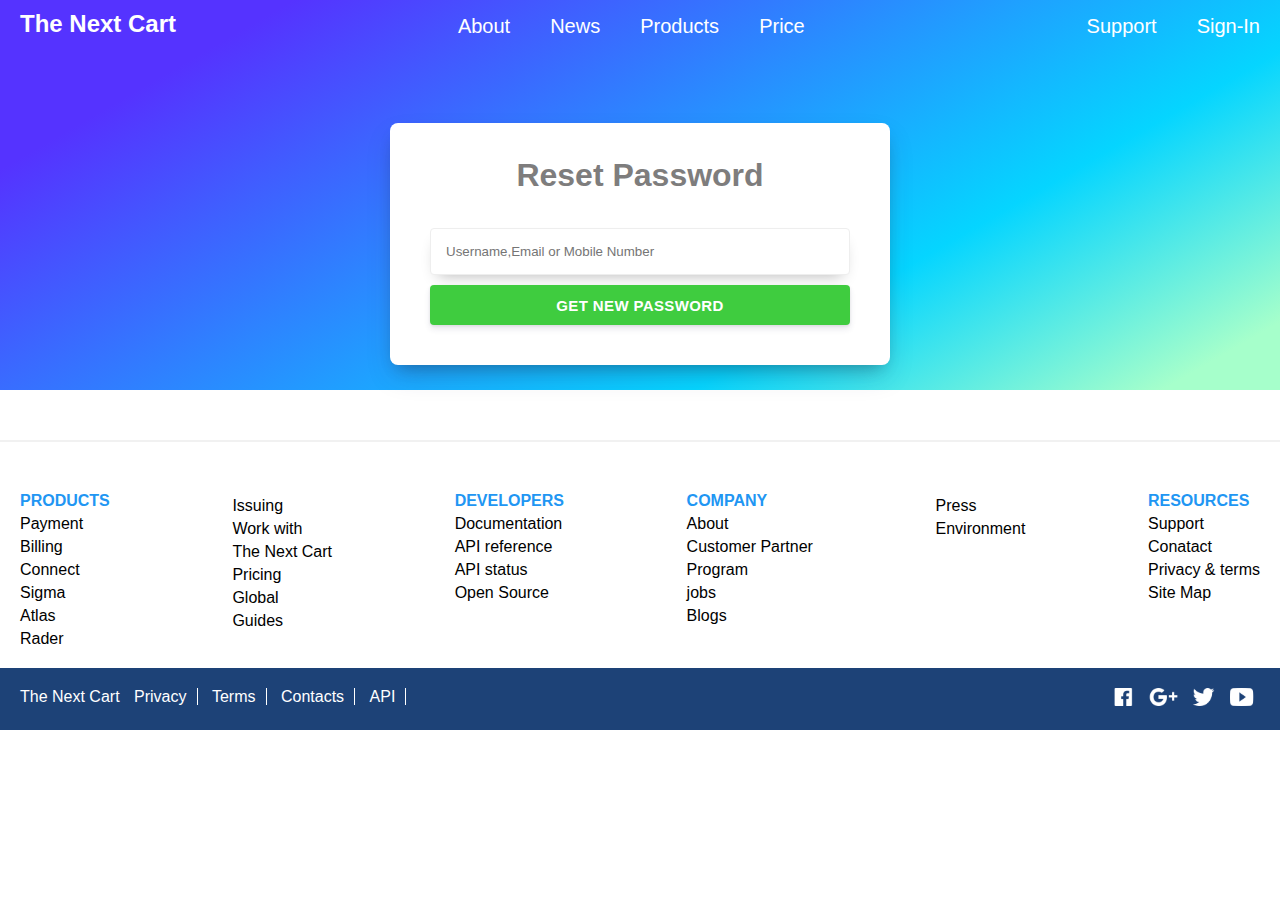
<file: forget-pw.html>
<html>

<head>
  <meta name="viewport" content="width=device-width, initial-scale=1.0" />
  <link rel="stylesheet" href="styles/global.css" />
  <link rel="stylesheet" href="styles/sign.css" />
</head>
<style>
  .btn-direction{
    text-align: center;
  }
  h1{
    margin-bottom: 25px;
    }
</style>

<body>
  <div class="bgcolor">
    <div class="menu container">
      <div class="mob-menu">
        <h1><a href="index.html">The Next Cart</a></h1>
        <div class="dropdown">
          <h2 class=" drop">☰</h2>
          <div class="dropdown-content">
            <div><a>Reset Password</a></div>
            <div class="icon-direction">
              <svg x="0px" y="0px" width="24" height="24" viewBox="0 0 224 224">
                <g fill="none" fill-rule="nonzero" stroke="none" stroke-width="1" stroke-linecap="butt" stroke-linejoin="miter"
                  stroke-miterlimit="10" stroke-dasharray="" stroke-dashoffset="0" font-family="none" font-weight="none"
                  font-size="none" text-anchor="none" style="mix-blend-mode: normal">
                  <path d="M0,224v-224h224v224z" fill="none"></path>
                  <g fill="#2ecc71">
                    <path d="M112,19.59635l-102.66667,92.40365h28v84h46.66667v-65.33333h56v65.33333h46.66667v-84h28l-37.33333,-33.59635v-41.07031h-18.66667v24.26302z"></path>
                  </g>
                </g>
              </svg>
              <a href="index.html" style="color:blue">Home</a></div>
            <div class="icon-direction">
              <svg x="0px" y="0px" width="24" height="24" viewBox="0 0 224 224">
                <g fill="none" fill-rule="nonzero" stroke="none" stroke-width="1" stroke-linecap="butt" stroke-linejoin="miter"
                  stroke-miterlimit="10" stroke-dasharray="" stroke-dashoffset="0" font-family="none" font-weight="none"
                  font-size="none" text-anchor="none" style="mix-blend-mode: normal">
                  <path d="M0,224v-224h224v224z" fill="none"></path>
                  <g fill="#6772e5">
                    <path d="M186.66667,28h-149.33333c-10.26667,0 -18.57333,8.4 -18.57333,18.66667l-0.09333,168l37.33333,-37.33333h130.66667c10.26667,0 18.66667,-8.4 18.66667,-18.66667v-112c0,-10.26667 -8.4,-18.66667 -18.66667,-18.66667zM102.66667,65.33333h18.66667v18.66667h-18.66667zM102.66667,102.66667h18.66667v37.33333h-18.66667z"></path>
                  </g>
                </g>
              </svg>
              <a href="about.html" style="color:#6772e5">About</a></div>
            <div class="icon-direction">
              <svg x="0px" y="0px" width="24" height="24" viewBox="0 0 224 224">
                <g fill="none" fill-rule="nonzero" stroke="none" stroke-width="1" stroke-linecap="butt" stroke-linejoin="miter"
                  stroke-miterlimit="10" stroke-dasharray="" stroke-dashoffset="0" font-family="none" font-weight="none"
                  font-size="none" text-anchor="none" style="mix-blend-mode: normal">
                  <path d="M0,224v-224h224v224z" fill="none"></path>
                  <g fill="#6772e5">
                    <path d="M65.33333,18.66667c-5.152,0 -9.33333,4.18133 -9.33333,9.33333v74.66667h-9.33333v18.66667h9.33333h112h9.33333v-18.66667h-9.33333v-74.66667c0,-5.152 -4.18133,-9.33333 -9.33333,-9.33333zM28,37.33333c-10.31333,0 -18.66667,8.35333 -18.66667,18.66667v93.33333c0,10.31333 8.35333,18.66667 18.66667,18.66667h65.33333v18.66667h-18.66667v18.66667h74.66667v-18.66667h-18.66667v-18.66667h65.33333c10.31333,0 18.66667,-8.35333 18.66667,-18.66667v-93.33333c0,-10.31333 -8.35333,-18.66667 -18.66667,-18.66667h-9.33333v18.66667h9.33333v93.33333h-168v-93.33333h9.33333v-18.66667zM83.17969,37.33333h57.64063c1.41036,3.9752 4.53781,7.10266 8.51302,8.51302v56.82031h-11.04688c-3.85551,-10.85315 -14.10996,-18.66667 -26.28646,-18.66667c-12.1765,0 -22.43095,7.81352 -26.28646,18.66667h-11.04688v-56.82031c3.9752,-1.41036 7.10266,-4.53782 8.51302,-8.51302zM112,56c-5.16133,0 -9.33333,4.18133 -9.33333,9.33333c0,5.152 4.172,9.33333 9.33333,9.33333c5.16133,0 9.33333,-4.18133 9.33333,-9.33333c0,-5.152 -4.172,-9.33333 -9.33333,-9.33333z"></path>
                  </g>
                </g>
              </svg>
              <a href="payment.html" style="color:#6772e5">Payment</a></div>
            <div class="icon-direction">
              <svg x="0px" y="0px" width="24" height="24" viewBox="0 0 224 224">
                <g fill="none" fill-rule="nonzero" stroke="none" stroke-width="1" stroke-linecap="butt" stroke-linejoin="miter"
                  stroke-miterlimit="10" stroke-dasharray="" stroke-dashoffset="0" font-family="none" font-weight="none"
                  font-size="none" text-anchor="none" style="mix-blend-mode: normal">
                  <path d="M0,224v-224h224v224z" fill="none"></path>
                  <g fill="#24b47e">
                    <g id="surface1">
                      <path d="M149.33333,18.66667c-21.47396,0 -39.08333,11.15625 -48.41667,28.875c13.05209,1.85938 25.88542,6.52604 36.16667,14v-5.54167l24.5,-9.33333v38.20833c7.47396,11.19271 13.01562,24.42709 14.875,39.375c16.80729,-9.33333 28.875,-28.18229 28.875,-48.70833c0,-31.71875 -25.19271,-56.875 -56,-56.875zM88.66667,65.33333c-38.28125,0 -70,31.71875 -70,70c0,38.28125 31.71875,70 70,70c38.28125,0 70,-31.71875 70,-70c0,-38.28125 -31.71875,-70 -70,-70zM67.08333,93.33333h45.79167v13.125h-31.79167l-1.75,19.54167l5.54167,-2.91667c1.85938,-0.94791 4.77604,-0.875 7.58333,-0.875c7.47396,0 14.07292,1.96875 17.79167,7.58333c3.71875,5.61459 6.41667,12.03125 6.41667,20.41667c0,7.47396 -2.91667,13.92709 -7.58333,19.54167c-4.66667,5.61459 -11.01041,7.58333 -21.29167,7.58333c-7.47396,0 -13.92708,-1.82291 -19.54167,-5.54167c-5.61458,-3.71875 -8.53125,-9.44271 -7.58333,-16.91667l15.75,-0.875c0,3.71875 1.05729,6.59896 2.91667,8.45833c1.85938,1.85938 4.73959,2.625 8.45833,2.625c3.71875,0 6.59896,-0.69271 8.45833,-3.5c1.85938,-2.80729 2.625,-6.70833 2.625,-11.375c0,-4.66667 -0.76562,-8.27604 -2.625,-11.08333c-1.85938,-2.80729 -4.73958,-4.66667 -8.45833,-4.66667c-2.80729,0 -5.72396,0.80209 -7.58333,1.75c-1.85938,0.94792 -2.84375,2.80729 -3.79167,4.66667l-14,-0.875z"></path>
                    </g>
                  </g>
                </g>
              </svg>
              <a href="#" style="color:#24b47e">Billing</a></div>
            <div class="icon-direction">
              <svg x="0px" y="0px" width="24" height="24" viewBox="0 0 224 224">
                <g fill="none" fill-rule="nonzero" stroke="none" stroke-width="1" stroke-linecap="butt" stroke-linejoin="miter"
                  stroke-miterlimit="10" stroke-dasharray="" stroke-dashoffset="0" font-family="none" font-weight="none"
                  font-size="none" text-anchor="none" style="mix-blend-mode: normal">
                  <path d="M0,224v-224h224v224z" fill="none"></path>
                  <g fill="#3297d3">
                    <path d="M177.33333,28c-15.43733,0 -28,12.56267 -28,28c0,4.30975 1.05983,8.34395 2.80729,11.99479l-34.67187,34.67188h-44.51563c-3.86649,-10.83835 -14.1381,-18.66667 -26.28646,-18.66667c-15.43733,0 -28,12.56267 -28,28c0,15.43733 12.56267,28 28,28c12.14835,0 22.41996,-7.82832 26.28646,-18.66667h44.51563l34.67187,34.67188c-1.74746,3.65085 -2.80729,7.68505 -2.80729,11.99479c0,15.43733 12.56267,28 28,28c15.43733,0 28,-12.56267 28,-28c0,-15.43733 -12.56267,-28 -28,-28c-4.30974,0 -8.34394,1.05983 -11.99479,2.80729l-30.8073,-30.80729l30.8073,-30.80729c3.65085,1.74746 7.68505,2.80729 11.99479,2.80729c15.43733,0 28,-12.56267 28,-28c0,-15.43733 -12.56267,-28 -28,-28z"></path>
                  </g>
                </g>
              </svg>
              <a href="#" style="color:#3297d3">Connect</a></div>
            <div class="icon-direction">
              <svg x="0px" y="0px" width="24" height="24" viewBox="0 0 224 224">
                <g fill="none" fill-rule="nonzero" stroke="none" stroke-width="1" stroke-linecap="butt" stroke-linejoin="miter"
                  stroke-miterlimit="10" stroke-dasharray="" stroke-dashoffset="0" font-family="none" font-weight="none"
                  font-size="none" text-anchor="none" style="mix-blend-mode: normal">
                  <path d="M0,224v-224h224v224z" fill="none"></path>
                  <g id="Layer_1" fill="#8f63d5">
                    <g id="surface1">
                      <path d="M112,147.93333v-18.66667c2.33333,0 23.33333,-0.46667 23.33333,-17.26667c0,-8.86667 -8.4,-12.13333 -26.13333,-17.73333c-16.8,-5.13333 -39.2,-12.13333 -39.2,-35.46667c0,-19.6 18.66667,-35.46667 42,-35.46667c23.33333,0 42,15.86667 42,35.93333h-18.66667c0,-9.33333 -10.26667,-17.26667 -23.33333,-17.26667c-13.06667,0 -23.33333,7.46667 -23.33333,17.26667c0,8.86667 8.4,12.13333 26.13333,17.73333c16.33333,4.66667 39.2,11.66667 39.2,35c0,28.46667 -27.53333,35.93333 -42,35.93333z"></path>
                      <path d="M112,200.66667c-23.33333,0 -42,-15.86667 -42,-35.93333h18.66667c0,9.33333 10.26667,17.26667 23.33333,17.26667c13.06667,0 23.33333,-7.46667 23.33333,-17.26667c0,-8.86667 -8.4,-12.13333 -26.13333,-17.73333c-16.33333,-4.66667 -39.2,-11.66667 -39.2,-35c0,-28.46667 27.53333,-35.93333 42,-35.93333v18.66667c-2.33333,0 -23.33333,0.46667 -23.33333,17.26667c0,8.86667 8.4,12.13333 26.13333,17.73333c16.8,5.13333 39.2,12.13333 39.2,35.46667c0,19.6 -18.66667,35.46667 -42,35.46667z"></path>
                    </g>
                  </g>
                </g>
              </svg>
              <a href="#" style="color:#8f6ed5">Sigma</a></div>
            <div class="icon-direction">
              <svg x="0px" y="0px" width="24" height="24" viewBox="0 0 224 224">
                <g fill="none" fill-rule="nonzero" stroke="none" stroke-width="1" stroke-linecap="butt" stroke-linejoin="miter"
                  stroke-miterlimit="10" stroke-dasharray="" stroke-dashoffset="0" font-family="none" font-weight="none"
                  font-size="none" text-anchor="none" style="mix-blend-mode: normal">
                  <path d="M0,224v-224h224v224z" fill="none"></path>
                  <g fill="#e39f48">
                    <g id="surface1">
                      <path d="M124.25,32.375c-3.20833,0.03646 -6.16146,0.4375 -9.04167,0.875c-17.28125,2.55209 -28.4375,11.99479 -32.66667,16.91667l14,12.25c1.93229,-2.22396 14.07292,-13.78125 35,-10.5c13.81771,2.1875 19.43229,9.1875 23.04167,16.91667c3.60938,7.72917 4.04688,15.64062 4.08333,17.20833v0.29167c0.18229,3.02604 -1.45833,11.08333 -1.45833,11.08333l-3.79167,15.75l15.75,-4.66667c0,0 7.47396,-2.11458 10.5,-2.625c-0.29167,0.03646 2.22396,-0.21875 4.95833,0.29167c2.73438,0.51042 6.05209,1.67709 9.04167,3.20833c6.01562,3.09896 10.64583,7.32812 11.66667,16.04167c1.42188,12.06771 -2.07812,17.28125 -7.29167,21c-5.21354,3.71875 -13.52604,4.92188 -20.125,3.79167c-16.98958,-2.91667 -33.86979,-19.43229 -46.95833,-38.20833c-4.95833,-7.10938 -15.20312,-21.14583 -30.04167,-32.66667c-14.83854,-11.52083 -35.40104,-20.74479 -58.33333,-14.875c-14.07291,3.60938 -24.60938,10.42709 -31.5,19.25c-6.89062,8.82292 -10.02604,19.35938 -10.79167,29.75c-1.93229,26.03125 13.96354,44.77083 31.5,51.91667c20.5625,8.38542 39.15625,6.67188 53.66667,0.875c14.51042,-5.79688 25.04688,-15.16667 32.375,-21.875l-12.54167,-14c-7,6.41667 -16.00521,14.32812 -26.83333,18.66667c-10.82812,4.33854 -23.33333,5.50521 -39.66667,-1.16667c-11.04688,-4.52083 -21.18229,-15.13021 -19.83333,-33.25c0.58333,-7.76562 2.58854,-14.25521 6.70833,-19.54167c4.11979,-5.28646 10.57292,-9.73438 21.58333,-12.54167c15.96875,-4.08333 29.78646,1.89583 42,11.375c12.21354,9.47917 21.61979,22.23959 26.25,28.875c14.32812,20.48959 33.72396,41.67188 59.5,46.08333c11.01042,1.89583 23.47917,0.07292 33.83333,-7.29167c10.35417,-7.36458 17.24479,-21.21875 15.16667,-38.5c-1.82291,-15.3125 -12.10417,-25.30208 -21.875,-30.33333c-4.88541,-2.51562 -9.69791,-4.15625 -14,-4.95833c-4.19271,-0.80208 -7.47396,-1.13021 -11.08333,-0.58333c0,-0.875 0.32812,-0.875 0.29167,-1.75c0,-0.03646 0,-0.25521 0,-0.29167c-0.07291,-2.07812 -0.47396,-12.6875 -5.83333,-24.20833c-5.43229,-11.66667 -17.13541,-24.57291 -37.04167,-27.70833c-3.57291,-0.54688 -7,-0.91146 -10.20833,-0.875z"></path>
                    </g>
                  </g>
                </g>
              </svg>
              <a href="#" style="color:#e39f48">Atlas</a></div>
            <div class="icon-direction">
              <svg x="0px" y="0px" width="24" height="24" viewBox="0 0 224 224">
                <g fill="none" fill-rule="nonzero" stroke="none" stroke-width="1" stroke-linecap="butt" stroke-linejoin="miter"
                  stroke-miterlimit="10" stroke-dasharray="" stroke-dashoffset="0" font-family="none" font-weight="none"
                  font-size="none" text-anchor="none" style="mix-blend-mode: normal">
                  <path d="M0,224v-224h224v224z" fill="none"></path>
                  <g fill="#b7ac4b">
                    <g id="surface1">
                      <path d="M112,18.66667c-51.55208,0 -93.33333,41.78125 -93.33333,93.33333c0,51.55209 41.78125,93.33333 93.33333,93.33333c51.55209,0 93.33333,-41.78125 93.33333,-93.33333c0,-22.42188 -7.83854,-42.83854 -21,-58.91667l-13.41667,13.125c9.84375,12.65104 15.75,28.54688 15.75,45.79167c0,38.31771 -28.76562,69.78125 -65.91667,74.08333c-1.75,5.6875 -7.14583,9.91667 -13.41667,9.91667c-6.96354,0 -12.61458,-5.03125 -13.70833,-11.66667c-32.30208,-8.23958 -56.29167,-37.47917 -56.29167,-72.33333c0,-13.67188 3.79167,-26.32291 10.20833,-37.33333c-0.47396,-1.42188 -0.875,-3.0625 -0.875,-4.66667c0,-7.72917 6.27083,-14 14,-14c0.61979,0 1.13021,0.21875 1.75,0.29167c13.16146,-11.70312 30.58854,-18.95833 49.58333,-18.95833c17.24479,0 33.14062,5.90625 45.79167,15.75l13.125,-13.41667c-16.07812,-13.16146 -36.49479,-21 -58.91667,-21zM112,46.66667c-15.42188,0 -29.67708,5.35938 -40.83333,14.29167c2.07812,2.44271 3.5,5.57812 3.5,9.04167c0,7.72917 -6.27083,14 -14,14c-2.47917,0 -4.70312,-0.61979 -6.70833,-1.75c-4.59375,8.93229 -7.29167,18.99479 -7.29167,29.75c0,30.26042 20.48959,55.5625 48.41667,63c2.40625,-4.22917 7.03646,-7 12.25,-7c5.86979,0 10.75521,3.60938 12.83333,8.75c32.15625,-4.08333 57.16667,-31.5 57.16667,-64.75c0,-14.65625 -4.95833,-28.18229 -13.125,-39.08333l-13.41667,13.41667c4.88542,7.36459 7.875,16.15104 7.875,25.66667c0,5.32292 -0.98438,10.39062 -2.625,15.16667c1.67709,2.29688 2.625,5.06771 2.625,8.16667c0,7.72917 -6.27083,14 -14,14c-1.42188,0 -2.77083,-0.18229 -4.08333,-0.58333c-7.91146,6.16146 -17.75521,9.91667 -28.58333,9.91667c-25.77604,0 -46.66667,-20.89062 -46.66667,-46.66667c0,-25.77604 20.89062,-46.66667 46.66667,-46.66667c9.51562,0 18.30209,2.98959 25.66667,7.875l13.41667,-13.41667c-10.90104,-8.16667 -24.42708,-13.125 -39.08333,-13.125zM112,74.66667c-20.63541,0 -37.33333,16.69792 -37.33333,37.33333c0,20.63542 16.69792,37.33333 37.33333,37.33333c7.76562,0 15.02083,-2.36979 21,-6.41667c-1.42188,-2.1875 -2.33333,-4.77604 -2.33333,-7.58333c0,-7.72917 6.27083,-14 14,-14c1.09375,0 2.1875,0.03646 3.20833,0.29167c0.83854,-3.13541 1.45833,-6.23438 1.45833,-9.625c0,-6.92708 -1.96875,-13.41667 -5.25,-18.95833l-25.375,25.66667c-1.67708,1.67709 -4.11979,2.625 -6.70833,2.625c-5.14062,0 -9.33333,-4.19271 -9.33333,-9.33333c0,-2.58854 0.94792,-5.03125 2.625,-6.70833l25.66667,-25.375c-5.54167,-3.28125 -12.03125,-5.25 -18.95833,-5.25z"></path>
                    </g>
                  </g>
                </g>
              </svg>
              <a href="#" style="columns: #b7ac4b;">Radar</a></div>
            <a class="pay-card" href="sign.html" style="color:#6772e5">Sign-In</a>
          </div>
        </div>
      </div>
      <div class="small-menu">
        <ul>
          <li><a href="about.html">About</a></li>
          <li><a href="#">News</a></li>
          <li><a href="#">Products</a></li>
          <li><a href="payment.html">Price</a></li>
        </ul>
      </div>
      <div>
        <ul>
          <li><a href="#">Support</a></li>
          <li><a href="sign.html">Sign-In</a></li>
        </ul>
      </div>
    </div>
    <div class="center container">
      <div class="card">
        <h1>Reset Password</h1>
        <div class="btn-direction">
          <div><input type="text" placeholder="Username,Email or Mobile Number" /></div>
          <div><button class="b1" type="submit">Get New Password</button></div>
        </div>
      </div>
    </div>
  </div>
  <hr>
  <div class="footer-description container">
    <!-- <div> -->
    <div>
      <ul>
        <b>PRODUCTS</b>
        <li>Payment</li>
        <li>Billing</li>
        <li>Connect</li>
        <li>Sigma</li>
        <li>Atlas</li>
        <li>Rader</li>
      </ul>
    </div>
    <div>
      <ul>
        <li>Issuing</li>
        <li>Work with</li>
        <li>The Next Cart</li>
        <li>Pricing</li>
        <li>Global</li>
        <li>Guides</li>
      </ul>
    </div>
    <!-- </div> -->
    <!-- <div> -->
    <div>
      <ul><b>DEVELOPERS</b>
        <li>Documentation</li>
        <li>API reference</li>
        <li>API status</li>
        <li>Open Source</li>
      </ul>
    </div>
    <div>
      <ul><b>COMPANY</b>
        <li>About</li>
        <li>Customer Partner</li>
        <li>Program</li>
        <li>jobs</li>
        <li>Blogs</li>
      </ul>
    </div>
    <!-- </div>
                  <div> -->
    <div>
      <ul>
        <li>Press</li>
        <li>Environment</li>
      </ul>
    </div>
    <div>
      <ul><b>RESOURCES</b>
        <li>Support</li>
        <li>Conatact</li>
        <li>Privacy & terms</li>
        <li>Site Map</li>
      </ul>
    </div>
    <!-- </div> -->
  </div>
  <!-- </div> -->
  <div class="footer">
    <div class="section">
      <span>The Next Cart</span>
      <a>Privacy</a>
      <a>Terms</a>
      <a>Contacts</a>
      <a>API</a>
    </div>
    <div class="imgex">
      <img src="img/fB.png" />
      <img src="img/gp.png" />
      <img src="img/twitter.png" />
      <img src="img/youtube.png" />
    </div>
  </div>
</body>

</html>
</file>
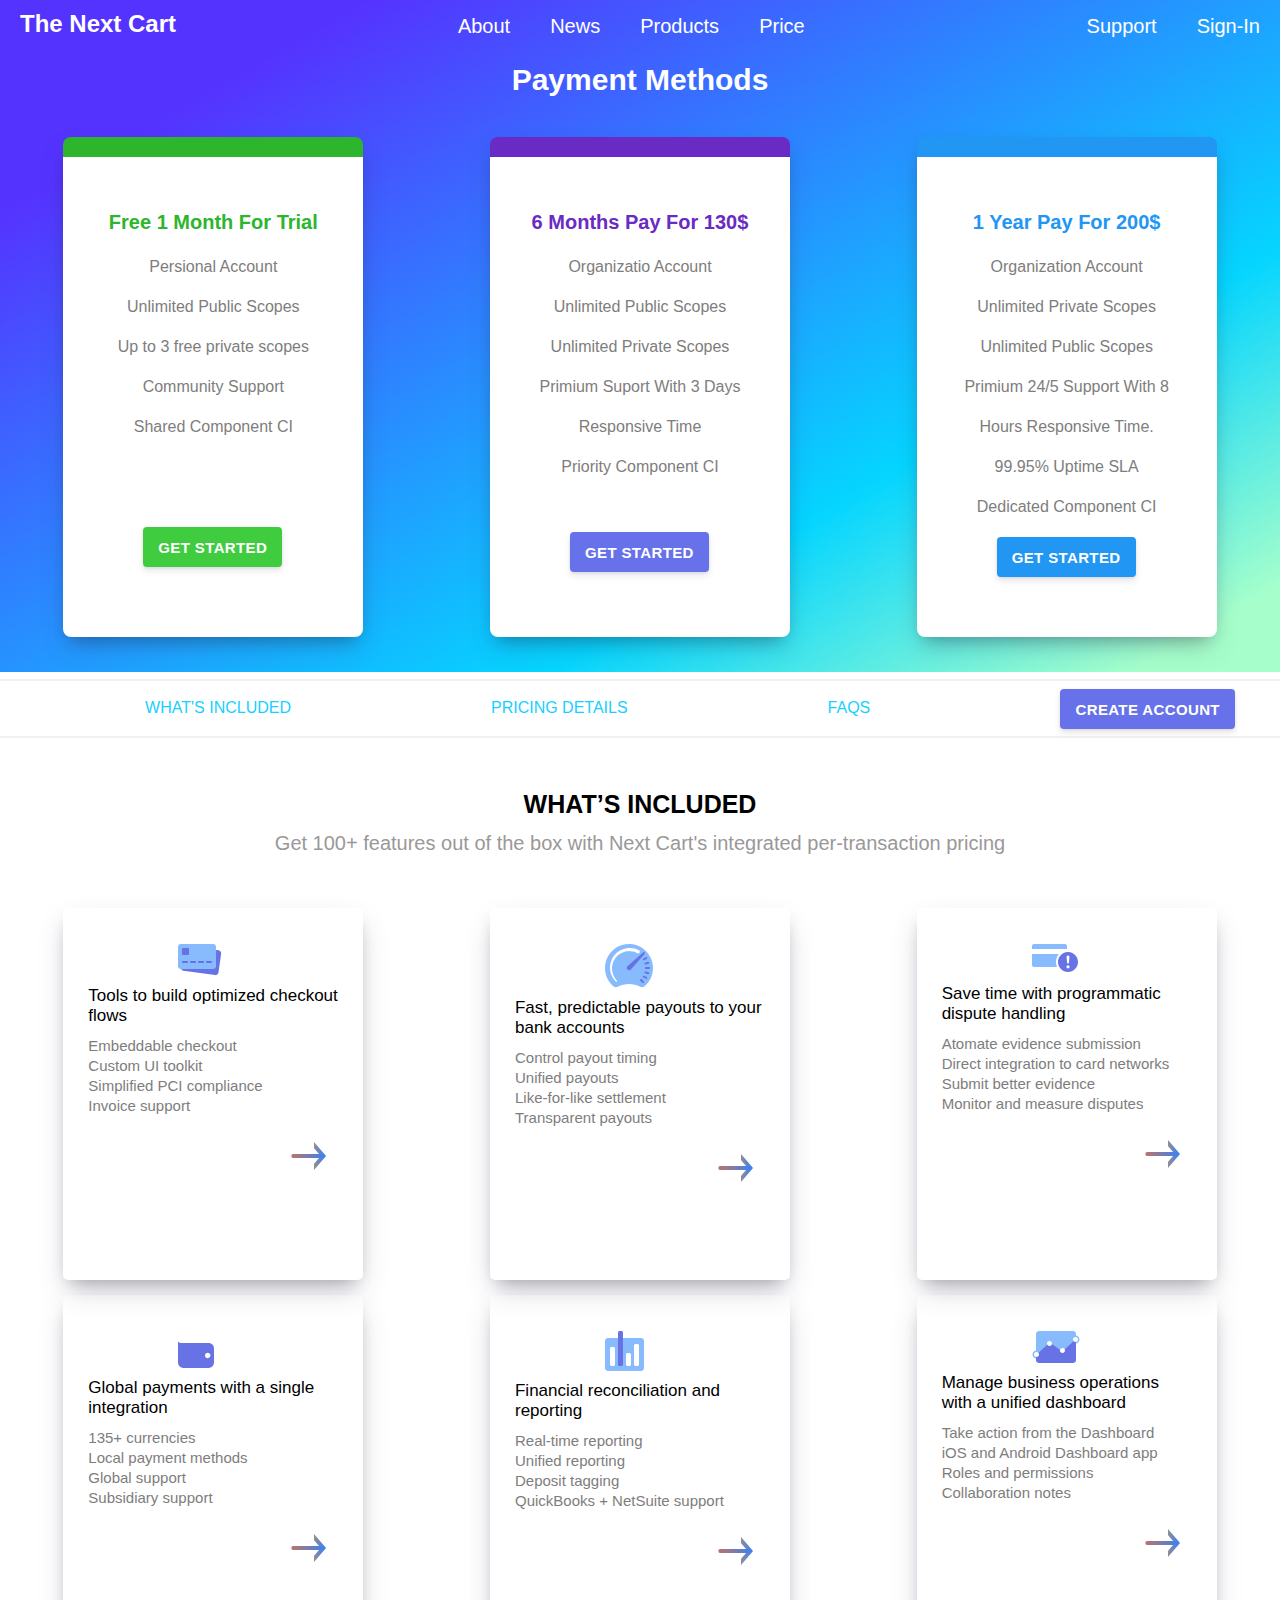
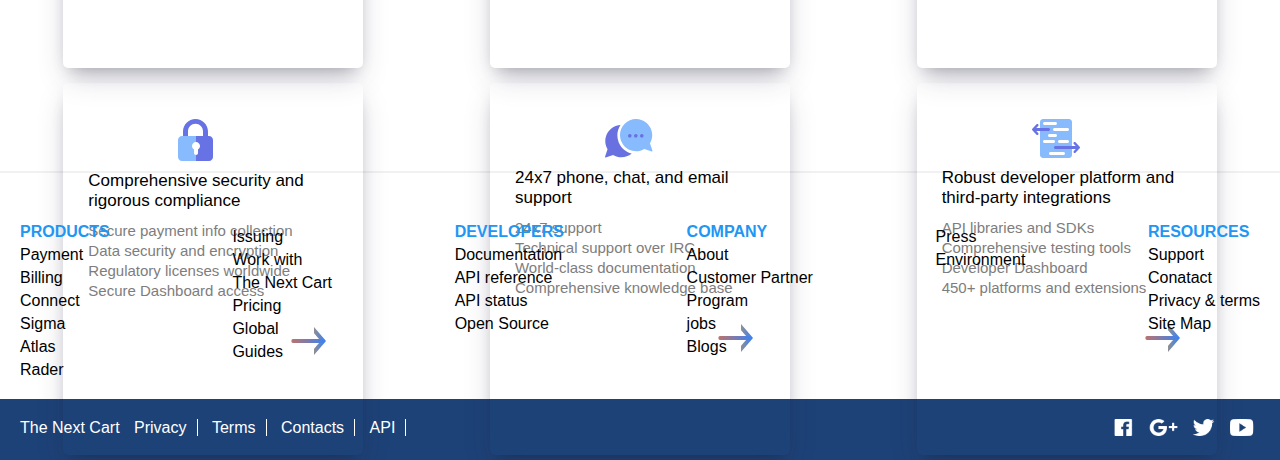
<file: payment.html>
<html>

<head>
    <meta name="viewport" content="width=device-width, initial-scale=1.0" />
    <link href="styles/payment.css" rel="stylesheet" />
    <link href="styles/global.css" rel="stylesheet" />
</head>

<body>
    <div class="bgcolor">
        <div class="menu container">
            <div class="mob-menu">
                <h1><a href="index.html">The Next Cart</a></h1>
                <div class="dropdown">
                    <h2 class=" drop">☰</h2>
                    <div class="dropdown-content">
                        <div><a>Payment</a></div>
                        <div class="icon-direction">
                            <svg x="0px" y="0px" width="24" height="24" viewBox="0 0 224 224">
                                <g fill="none" fill-rule="nonzero" stroke="none" stroke-width="1" stroke-linecap="butt"
                                    stroke-linejoin="miter" stroke-miterlimit="10" stroke-dasharray=""
                                    stroke-dashoffset="0" font-family="none" font-weight="none" font-size="none"
                                    text-anchor="none" style="mix-blend-mode: normal">
                                    <path d="M0,224v-224h224v224z" fill="none"></path>
                                    <g fill="#2ecc71">
                                        <path d="M112,19.59635l-102.66667,92.40365h28v84h46.66667v-65.33333h56v65.33333h46.66667v-84h28l-37.33333,-33.59635v-41.07031h-18.66667v24.26302z"></path>
                                    </g>
                                </g>
                            </svg>
                            <a href="index.html" style="color:blue">Home</a></div>
                        <div class="icon-direction">
                            <svg x="0px" y="0px" width="24" height="24" viewBox="0 0 224 224">
                                <g fill="none" fill-rule="nonzero" stroke="none" stroke-width="1" stroke-linecap="butt"
                                    stroke-linejoin="miter" stroke-miterlimit="10" stroke-dasharray=""
                                    stroke-dashoffset="0" font-family="none" font-weight="none" font-size="none"
                                    text-anchor="none" style="mix-blend-mode: normal">
                                    <path d="M0,224v-224h224v224z" fill="none"></path>
                                    <g fill="#6772e5">
                                        <path d="M186.66667,28h-149.33333c-10.26667,0 -18.57333,8.4 -18.57333,18.66667l-0.09333,168l37.33333,-37.33333h130.66667c10.26667,0 18.66667,-8.4 18.66667,-18.66667v-112c0,-10.26667 -8.4,-18.66667 -18.66667,-18.66667zM102.66667,65.33333h18.66667v18.66667h-18.66667zM102.66667,102.66667h18.66667v37.33333h-18.66667z"></path>
                                    </g>
                                </g>
                            </svg>
                            <a href="about.html" style="color:#6772e5">About</a></div>
                        <div class="icon-direction">
                            <svg x="0px" y="0px" width="24" height="24" viewBox="0 0 224 224">
                                <g fill="none" fill-rule="nonzero" stroke="none" stroke-width="1" stroke-linecap="butt"
                                    stroke-linejoin="miter" stroke-miterlimit="10" stroke-dasharray=""
                                    stroke-dashoffset="0" font-family="none" font-weight="none" font-size="none"
                                    text-anchor="none" style="mix-blend-mode: normal">
                                    <path d="M0,224v-224h224v224z" fill="none"></path>
                                    <g fill="#24b47e">
                                        <g id="surface1">
                                            <path d="M149.33333,18.66667c-21.47396,0 -39.08333,11.15625 -48.41667,28.875c13.05209,1.85938 25.88542,6.52604 36.16667,14v-5.54167l24.5,-9.33333v38.20833c7.47396,11.19271 13.01562,24.42709 14.875,39.375c16.80729,-9.33333 28.875,-28.18229 28.875,-48.70833c0,-31.71875 -25.19271,-56.875 -56,-56.875zM88.66667,65.33333c-38.28125,0 -70,31.71875 -70,70c0,38.28125 31.71875,70 70,70c38.28125,0 70,-31.71875 70,-70c0,-38.28125 -31.71875,-70 -70,-70zM67.08333,93.33333h45.79167v13.125h-31.79167l-1.75,19.54167l5.54167,-2.91667c1.85938,-0.94791 4.77604,-0.875 7.58333,-0.875c7.47396,0 14.07292,1.96875 17.79167,7.58333c3.71875,5.61459 6.41667,12.03125 6.41667,20.41667c0,7.47396 -2.91667,13.92709 -7.58333,19.54167c-4.66667,5.61459 -11.01041,7.58333 -21.29167,7.58333c-7.47396,0 -13.92708,-1.82291 -19.54167,-5.54167c-5.61458,-3.71875 -8.53125,-9.44271 -7.58333,-16.91667l15.75,-0.875c0,3.71875 1.05729,6.59896 2.91667,8.45833c1.85938,1.85938 4.73959,2.625 8.45833,2.625c3.71875,0 6.59896,-0.69271 8.45833,-3.5c1.85938,-2.80729 2.625,-6.70833 2.625,-11.375c0,-4.66667 -0.76562,-8.27604 -2.625,-11.08333c-1.85938,-2.80729 -4.73958,-4.66667 -8.45833,-4.66667c-2.80729,0 -5.72396,0.80209 -7.58333,1.75c-1.85938,0.94792 -2.84375,2.80729 -3.79167,4.66667l-14,-0.875z"></path>
                                        </g>
                                    </g>
                                </g>
                            </svg>
                            <a href="#" style="color:#24b47e">Billing</a></div>
                        <div class="icon-direction">
                            <svg x="0px" y="0px" width="24" height="24" viewBox="0 0 224 224">
                                <g fill="none" fill-rule="nonzero" stroke="none" stroke-width="1" stroke-linecap="butt"
                                    stroke-linejoin="miter" stroke-miterlimit="10" stroke-dasharray=""
                                    stroke-dashoffset="0" font-family="none" font-weight="none" font-size="none"
                                    text-anchor="none" style="mix-blend-mode: normal">
                                    <path d="M0,224v-224h224v224z" fill="none"></path>
                                    <g fill="#3297d3">
                                        <path d="M177.33333,28c-15.43733,0 -28,12.56267 -28,28c0,4.30975 1.05983,8.34395 2.80729,11.99479l-34.67187,34.67188h-44.51563c-3.86649,-10.83835 -14.1381,-18.66667 -26.28646,-18.66667c-15.43733,0 -28,12.56267 -28,28c0,15.43733 12.56267,28 28,28c12.14835,0 22.41996,-7.82832 26.28646,-18.66667h44.51563l34.67187,34.67188c-1.74746,3.65085 -2.80729,7.68505 -2.80729,11.99479c0,15.43733 12.56267,28 28,28c15.43733,0 28,-12.56267 28,-28c0,-15.43733 -12.56267,-28 -28,-28c-4.30974,0 -8.34394,1.05983 -11.99479,2.80729l-30.8073,-30.80729l30.8073,-30.80729c3.65085,1.74746 7.68505,2.80729 11.99479,2.80729c15.43733,0 28,-12.56267 28,-28c0,-15.43733 -12.56267,-28 -28,-28z"></path>
                                    </g>
                                </g>
                            </svg>
                            <a href="#" style="color:#3297d3">Connect</a></div>
                        <div class="icon-direction">
                            <svg x="0px" y="0px" width="24" height="24" viewBox="0 0 224 224">
                                <g fill="none" fill-rule="nonzero" stroke="none" stroke-width="1" stroke-linecap="butt"
                                    stroke-linejoin="miter" stroke-miterlimit="10" stroke-dasharray=""
                                    stroke-dashoffset="0" font-family="none" font-weight="none" font-size="none"
                                    text-anchor="none" style="mix-blend-mode: normal">
                                    <path d="M0,224v-224h224v224z" fill="none"></path>
                                    <g id="Layer_1" fill="#8f63d5">
                                        <g id="surface1">
                                            <path d="M112,147.93333v-18.66667c2.33333,0 23.33333,-0.46667 23.33333,-17.26667c0,-8.86667 -8.4,-12.13333 -26.13333,-17.73333c-16.8,-5.13333 -39.2,-12.13333 -39.2,-35.46667c0,-19.6 18.66667,-35.46667 42,-35.46667c23.33333,0 42,15.86667 42,35.93333h-18.66667c0,-9.33333 -10.26667,-17.26667 -23.33333,-17.26667c-13.06667,0 -23.33333,7.46667 -23.33333,17.26667c0,8.86667 8.4,12.13333 26.13333,17.73333c16.33333,4.66667 39.2,11.66667 39.2,35c0,28.46667 -27.53333,35.93333 -42,35.93333z"></path>
                                            <path d="M112,200.66667c-23.33333,0 -42,-15.86667 -42,-35.93333h18.66667c0,9.33333 10.26667,17.26667 23.33333,17.26667c13.06667,0 23.33333,-7.46667 23.33333,-17.26667c0,-8.86667 -8.4,-12.13333 -26.13333,-17.73333c-16.33333,-4.66667 -39.2,-11.66667 -39.2,-35c0,-28.46667 27.53333,-35.93333 42,-35.93333v18.66667c-2.33333,0 -23.33333,0.46667 -23.33333,17.26667c0,8.86667 8.4,12.13333 26.13333,17.73333c16.8,5.13333 39.2,12.13333 39.2,35.46667c0,19.6 -18.66667,35.46667 -42,35.46667z"></path>
                                        </g>
                                    </g>
                                </g>
                            </svg>
                            <a href="#" style="color:#8f6ed5">Sigma</a></div>
                        <div class="icon-direction">
                            <svg x="0px" y="0px" width="24" height="24" viewBox="0 0 224 224">
                                <g fill="none" fill-rule="nonzero" stroke="none" stroke-width="1" stroke-linecap="butt"
                                    stroke-linejoin="miter" stroke-miterlimit="10" stroke-dasharray=""
                                    stroke-dashoffset="0" font-family="none" font-weight="none" font-size="none"
                                    text-anchor="none" style="mix-blend-mode: normal">
                                    <path d="M0,224v-224h224v224z" fill="none"></path>
                                    <g fill="#e39f48">
                                        <g id="surface1">
                                            <path d="M124.25,32.375c-3.20833,0.03646 -6.16146,0.4375 -9.04167,0.875c-17.28125,2.55209 -28.4375,11.99479 -32.66667,16.91667l14,12.25c1.93229,-2.22396 14.07292,-13.78125 35,-10.5c13.81771,2.1875 19.43229,9.1875 23.04167,16.91667c3.60938,7.72917 4.04688,15.64062 4.08333,17.20833v0.29167c0.18229,3.02604 -1.45833,11.08333 -1.45833,11.08333l-3.79167,15.75l15.75,-4.66667c0,0 7.47396,-2.11458 10.5,-2.625c-0.29167,0.03646 2.22396,-0.21875 4.95833,0.29167c2.73438,0.51042 6.05209,1.67709 9.04167,3.20833c6.01562,3.09896 10.64583,7.32812 11.66667,16.04167c1.42188,12.06771 -2.07812,17.28125 -7.29167,21c-5.21354,3.71875 -13.52604,4.92188 -20.125,3.79167c-16.98958,-2.91667 -33.86979,-19.43229 -46.95833,-38.20833c-4.95833,-7.10938 -15.20312,-21.14583 -30.04167,-32.66667c-14.83854,-11.52083 -35.40104,-20.74479 -58.33333,-14.875c-14.07291,3.60938 -24.60938,10.42709 -31.5,19.25c-6.89062,8.82292 -10.02604,19.35938 -10.79167,29.75c-1.93229,26.03125 13.96354,44.77083 31.5,51.91667c20.5625,8.38542 39.15625,6.67188 53.66667,0.875c14.51042,-5.79688 25.04688,-15.16667 32.375,-21.875l-12.54167,-14c-7,6.41667 -16.00521,14.32812 -26.83333,18.66667c-10.82812,4.33854 -23.33333,5.50521 -39.66667,-1.16667c-11.04688,-4.52083 -21.18229,-15.13021 -19.83333,-33.25c0.58333,-7.76562 2.58854,-14.25521 6.70833,-19.54167c4.11979,-5.28646 10.57292,-9.73438 21.58333,-12.54167c15.96875,-4.08333 29.78646,1.89583 42,11.375c12.21354,9.47917 21.61979,22.23959 26.25,28.875c14.32812,20.48959 33.72396,41.67188 59.5,46.08333c11.01042,1.89583 23.47917,0.07292 33.83333,-7.29167c10.35417,-7.36458 17.24479,-21.21875 15.16667,-38.5c-1.82291,-15.3125 -12.10417,-25.30208 -21.875,-30.33333c-4.88541,-2.51562 -9.69791,-4.15625 -14,-4.95833c-4.19271,-0.80208 -7.47396,-1.13021 -11.08333,-0.58333c0,-0.875 0.32812,-0.875 0.29167,-1.75c0,-0.03646 0,-0.25521 0,-0.29167c-0.07291,-2.07812 -0.47396,-12.6875 -5.83333,-24.20833c-5.43229,-11.66667 -17.13541,-24.57291 -37.04167,-27.70833c-3.57291,-0.54688 -7,-0.91146 -10.20833,-0.875z"></path>
                                        </g>
                                    </g>
                                </g>
                            </svg>

                            <a href="#" style="color:#e39f48">Atlas</a></div>
                        <div class="icon-direction">
                            <svg x="0px" y="0px" width="24" height="24" viewBox="0 0 224 224">
                                <g fill="none" fill-rule="nonzero" stroke="none" stroke-width="1" stroke-linecap="butt"
                                    stroke-linejoin="miter" stroke-miterlimit="10" stroke-dasharray=""
                                    stroke-dashoffset="0" font-family="none" font-weight="none" font-size="none"
                                    text-anchor="none" style="mix-blend-mode: normal">
                                    <path d="M0,224v-224h224v224z" fill="none"></path>
                                    <g fill="#b7ac4b">
                                        <g id="surface1">
                                            <path d="M112,18.66667c-51.55208,0 -93.33333,41.78125 -93.33333,93.33333c0,51.55209 41.78125,93.33333 93.33333,93.33333c51.55209,0 93.33333,-41.78125 93.33333,-93.33333c0,-22.42188 -7.83854,-42.83854 -21,-58.91667l-13.41667,13.125c9.84375,12.65104 15.75,28.54688 15.75,45.79167c0,38.31771 -28.76562,69.78125 -65.91667,74.08333c-1.75,5.6875 -7.14583,9.91667 -13.41667,9.91667c-6.96354,0 -12.61458,-5.03125 -13.70833,-11.66667c-32.30208,-8.23958 -56.29167,-37.47917 -56.29167,-72.33333c0,-13.67188 3.79167,-26.32291 10.20833,-37.33333c-0.47396,-1.42188 -0.875,-3.0625 -0.875,-4.66667c0,-7.72917 6.27083,-14 14,-14c0.61979,0 1.13021,0.21875 1.75,0.29167c13.16146,-11.70312 30.58854,-18.95833 49.58333,-18.95833c17.24479,0 33.14062,5.90625 45.79167,15.75l13.125,-13.41667c-16.07812,-13.16146 -36.49479,-21 -58.91667,-21zM112,46.66667c-15.42188,0 -29.67708,5.35938 -40.83333,14.29167c2.07812,2.44271 3.5,5.57812 3.5,9.04167c0,7.72917 -6.27083,14 -14,14c-2.47917,0 -4.70312,-0.61979 -6.70833,-1.75c-4.59375,8.93229 -7.29167,18.99479 -7.29167,29.75c0,30.26042 20.48959,55.5625 48.41667,63c2.40625,-4.22917 7.03646,-7 12.25,-7c5.86979,0 10.75521,3.60938 12.83333,8.75c32.15625,-4.08333 57.16667,-31.5 57.16667,-64.75c0,-14.65625 -4.95833,-28.18229 -13.125,-39.08333l-13.41667,13.41667c4.88542,7.36459 7.875,16.15104 7.875,25.66667c0,5.32292 -0.98438,10.39062 -2.625,15.16667c1.67709,2.29688 2.625,5.06771 2.625,8.16667c0,7.72917 -6.27083,14 -14,14c-1.42188,0 -2.77083,-0.18229 -4.08333,-0.58333c-7.91146,6.16146 -17.75521,9.91667 -28.58333,9.91667c-25.77604,0 -46.66667,-20.89062 -46.66667,-46.66667c0,-25.77604 20.89062,-46.66667 46.66667,-46.66667c9.51562,0 18.30209,2.98959 25.66667,7.875l13.41667,-13.41667c-10.90104,-8.16667 -24.42708,-13.125 -39.08333,-13.125zM112,74.66667c-20.63541,0 -37.33333,16.69792 -37.33333,37.33333c0,20.63542 16.69792,37.33333 37.33333,37.33333c7.76562,0 15.02083,-2.36979 21,-6.41667c-1.42188,-2.1875 -2.33333,-4.77604 -2.33333,-7.58333c0,-7.72917 6.27083,-14 14,-14c1.09375,0 2.1875,0.03646 3.20833,0.29167c0.83854,-3.13541 1.45833,-6.23438 1.45833,-9.625c0,-6.92708 -1.96875,-13.41667 -5.25,-18.95833l-25.375,25.66667c-1.67708,1.67709 -4.11979,2.625 -6.70833,2.625c-5.14062,0 -9.33333,-4.19271 -9.33333,-9.33333c0,-2.58854 0.94792,-5.03125 2.625,-6.70833l25.66667,-25.375c-5.54167,-3.28125 -12.03125,-5.25 -18.95833,-5.25z"></path>
                                        </g>
                                    </g>
                                </g>
                            </svg>
                            <a href="#" style="columns: #b7ac4b;">Radar</a></div>
                        <a class="pay-card" href="sign.html">Sign-In</a>
                    </div>
                </div>
            </div>
            <div class="small-menu">
                <ul>
                    <li><a href="about.html">About</a></li>
                    <li><a href="#">News</a></li>
                    <li><a href="#">Products</a></li>
                    <li><a href="payment.html">Price</a></li>
                </ul>
            </div>
            <div>
                <ul>
                    <li><a href="#">Support</a></li>
                    <li><a href="sign.html">Sign-In</a></li>
                </ul>
            </div>
        </div>
        <div class="pay">
            <h3>Payment Methods</h3>
        </div>
        <div class="card-direction">
            <div class="card c1">
                <h5 style="color:rgb(45, 182, 45)">Free 1 Month For Trial</h5>
                <ul>
                    <li>Persional Account</li>
                    <li>Unlimited Public Scopes</li>
                    <li>Up to 3 free private scopes</li>
                    <li>Community Support</li>
                    <li>Shared Component CI</li>
                </ul>
                <div>
                    <button class="b1">Get Started</button>
                </div>
            </div>
            <div class="card c2">
                <h5 style="color:#6A2AC4">6 Months Pay For 130$</h5>
                <ul>
                    <li>Organizatio Account</li>
                    <li>Unlimited Public Scopes</li>
                    <li>Unlimited Private Scopes</li>
                    <li>Primium Suport With 3 Days Responsive Time</li>
                    <li>Priority Component CI</li>
                </ul>
                <div>
                    <button class="b2">Get Started</button>
                </div>
            </div>
            <div class="card c3">
                <h5 style="color:#2196F3">1 Year Pay For 200$</h5>
                <ul>
                    <li>Organization Account</li>
                    <li>Unlimited Private Scopes</li>
                    <li>Unlimited Public Scopes</li>
                    <li>Primium 24/5 Support With 8 Hours Responsive Time.</li>
                    <li>99.95% Uptime SLA</li>
                    <li>Dedicated Component CI</li>
                </ul>
                <div>
                    <button class="b4">Get Started</button>
                </div>
            </div>
        </div>
    </div>
    <hr class="line" />
    <div class="title-bar">
        <div class="bar-content">
            <ul>
                <li>WHAT'S INCLUDED</li>
                <LI>PRICING DETAILS</LI>
                <li>FAQS</li>
            </ul>
            <button class="b2" type="button">create Account</button>
        </div>
    </div>
    <hr class="line" />
    <div class="include">
        <h6>WHAT’S INCLUDED</h6>
        <p> Get 100+ features out of the box with Next Cart's integrated per-transaction pricing</p>
    </div>
    <div class="features">
        <div>
            <div class="card">
                <svg width="44" height="32" viewBox="0 0 44 32">
                    <g fill="none">
                        <path fill="#6772E5" d="M5.5,4.44 C5.61140636,3.65036579 6.03261703,2.93758009 6.67058058,2.45910743 C7.30854412,1.98063478 8.11075737,1.77585253 8.9,1.89 L40.59,6.35 C42.2256812,6.58232758 43.365683,8.09338882 43.14,9.73 L40.49,28.56 C40.2576724,30.1956812 38.7466112,31.335683 37.11,31.11 L5.41,26.65 C3.77431884,26.4176724 2.63431702,24.9066112 2.86,23.27 L5.51,4.44 L5.5,4.44 Z M5.09,7.42 L42.72,12.71 L42.16,16.67 L4.53,11.38 L5.09,7.42 Z" />
                        <rect width="38" height="25" fill="#87BBFD" rx="3" />
                        <path fill="#6772E5" d="M28,18 C28,17.4477153 28.4477153,17 29,17 L33,17 C33.5522847,17 34,17.4477153 34,18 C34,18.5522847 33.5522847,19 33,19 L29,19 C28.4477153,19 28,18.5522847 28,18 Z M20,18 C20,17.4477153 20.4477153,17 21,17 L25,17 C25.5522847,17 26,17.4477153 26,18 C26,18.5522847 25.5522847,19 25,19 L21,19 C20.4477153,19 20,18.5522847 20,18 Z M12,18 C12,17.4477153 12.4477153,17 13,17 L17,17 C17.5522847,17 18,17.4477153 18,18 C18,18.5522847 17.5522847,19 17,19 L13,19 C12.4477153,19 12,18.5522847 12,18 Z M4,18 C4,17.4477153 4.44771525,17 5,17 L9,17 C9.55228475,17 10,17.4477153 10,18 C10,18.5522847 9.55228475,19 9,19 L5,19 C4.44771525,19 4,18.5522847 4,18 Z M4,5 C4,4.44771525 4.44771525,4 5,4 L10,4 C10.5522847,4 11,4.44771525 11,5 L11,10 C11,10.5522847 10.5522847,11 10,11 L5,11 C4.44771525,11 4,10.5522847 4,10 L4,5 Z" />
                    </g>
                </svg>
                <div>
                    <p class="common-BodyTitle">Tools to build optimized checkout flows</p>

                    <ul class="list">
                        <li>Embeddable checkout</li>
                        <li>Custom UI toolkit</li>
                        <li>Simplified PCI compliance</li>
                        <li>Invoice support </li>
                    </ul>
                </div>
                <div>
                    <a href="#"><img class="aerrow" src="img/aerrow.png" /></a>
                </div>
            </div>
            <div class="card">
                <svg width="36" height="37" viewBox="0 0 36 37">
                    <g fill="none">
                        <path fill="#87BBFD" d="M0.0090a6448286,13 L0,10.1824898 C0,8.12694777 1.56543619,7.57762188 3.39011659,7.02297994 L26.10843,0.10856183 C27.7055918,-0.375199354 29,0.803193276 29,2.74001003 L29,12.4240938 L0.00997093114,13 L0.00906448286,13 Z" />
                        <path fill="#6772E5" d="M30.6,37 L5.4,37 C2.41766235,37 7.99360578e-16,34.5917299 0,31.6209782 L0,11.8978982 L0.0027,11.8978982 L0.0027,10 C0.0027,10 0.3033,11.7634227 2.304,11.8978982 L30.6,11.8978982 C33.5823376,11.8978982 36,14.3061683 36,17.27692 L36,31.6209782 C36,34.5917299 33.5823376,37 30.6,37 Z M29.6964,21.7594382 C28.9800037,21.7589624 28.2927856,22.0421108 27.786048,22.5465435 C27.2793104,23.0509762 26.9945998,23.7353357 26.9946,24.4489491 C26.9960905,25.9339749 28.2055822,27.1367613 29.6964,27.1357705 C30.4126405,27.1367221 31.099912,26.8541531 31.6069613,26.3502504 C32.1140107,25.8463478 32.3992844,25.1624074 32.4,24.4489491 C32.4000006,23.7350247 32.115043,23.0503931 31.6079159,22.5459087 C31.1007888,22.0414244 30.4131081,21.7584863 29.6964,21.7594382 Z" />
                    </g>
                </svg>
                <div>
                    <p class="common-BodyTitle">Global payments with a single integration</p>
                    <ul class="list">
                        <li>135+ currencies</li>
                        <li>Local payment methods</li>
                        <li>Global support</li>
                        <li>Subsidiary support</li>
                    </ul>
                </div>
                <div>
                    <a href="#"><img class="aerrow" src="img/aerrow.png" /></a>
                </div>
            </div>
            <div class="card">
                <svg width="35" height="42" viewBox="0 0 35 42">
                    <g fill="none">
                        <path fill="#6772E5" d="M25.006,17 L25.006,12.24 C24.9585393,8.12806834 21.6117056,4.8196415 17.4995,4.8196415 C13.3872944,4.8196415 10.0404607,8.12806834 9.993,12.24 L9.993,17 L5,17 L5,12.5 C5,5.597 10.596,0 17.5,0 C24.404,0 30,5.597 30,12.5 L30,17 L25.006,17 Z" />
                        <path fill="#87BBFD" d="M14,27 C14,28.48 14.805,29.77 16,30.46 L16,34 C16,35.1045695 16.8954305,36 18,36 L18,42 L4,42 C1.790861,42 0,40.209139 0,38 L0,21 C0,18.790861 1.790861,17 4,17 L18,17 L18,23 C15.790861,23 14,24.790861 14,27 Z" />
                        <path fill="#6772E5" d="M31,42 L18,42 L18,36 C19.1045695,36 20,35.1045695 20,34 L20,30.46 C21.2378466,29.7477143 22.0006001,28.4281508 22,27 C22,24.790861 20.209139,23 18,23 L18,17 L31,17 C33.209139,17 35,18.790861 35,21 L35,38 C35,40.209139 33.209139,42 31,42 Z" />
                    </g>
                </svg>
                <div>
                    <p class="common-BodyTitle">Comprehensive security and rigorous compliance</p>
                    <ul class="list">
                        <li>Secure payment info collection</li>
                        <li>Data security and encryption</li>
                        <li>Regulatory licenses worldwide</li>
                        <li>Secure Dashboard access</li>
                    </ul>
                </div>
                <div>
                    <a href="#"><img class="aerrow" src="img/aerrow.png" /></a>
                </div>
            </div>
        </div>
        <div>
            <div class="card">
                <svg width="48px" height="44px" viewBox="0 0 48 44" version="1.1">
                    <title>immediate-results</title>
                    <desc>Created with Sketch.</desc>
                    <g id="Page-1" stroke="none" stroke-width="1" fill="none" fill-rule="evenodd">
                        <g id="icon-audit" transform="translate(-568.000000, -481.000000)" fill-rule="nonzero">
                            <g id="immediate-results" transform="translate(567.000000, 481.000000)">
                                <path d="M9.4,42.24 C10.6253902,43.2987535 12.371958,43.504698 13.81,42.76 C17.2588582,40.940564 21.1006512,39.9929904 25,40 C29.04,40 32.85,41 36.19,42.76 C37.62,43.52 39.38,43.28 40.61,42.23 C46.4038271,37.2806593 49.4967035,29.8696373 48.94,22.27 C48.0330251,10.3257649 38.4911638,0.86057928 26.54,0.05 C16.2267268,-0.614497859 6.64617435,5.39770526 2.75912443,14.9735083 C-1.12792549,24.5493114 1.55149908,35.5381355 9.41,42.25 L9.4,42.24 Z M11.88,37.64 L11.47,37.23 C7.49767442,33.1666796 5.52469765,27.5552262 6.08,21.9 C6.2,21.08 6.26,20.2 6.48,19.4 L6.78,18.17 L7.21,16.97 C7.33,16.55 7.51,16.15 7.69,15.77 C7.88,15.37 8.05,14.97 8.25,14.59 C8.69,13.84 9.09,13.06 9.63,12.37 C11.620923,9.5353753 14.3302901,7.28159605 17.48,5.84 C18.24,5.49 19.01,5.21 19.76,4.95 C20.53,4.76 21.27,4.48 22.03,4.38 C22.78,4.26 23.51,4.11 24.23,4.08 C24.93,4.04 25.66,3.98 26.29,4.01 C29.2876399,4.07542257 32.2327607,4.80999445 34.91,6.16 C35.460189,6.42794919 35.8256354,6.9690668 35.8686791,7.57951906 C35.9117228,8.18997132 35.6258245,8.77701601 35.1186791,9.11951907 C34.6115338,9.46202213 33.960189,9.5079492 33.41,9.24 L33.37,9.21 L33.31,9.18 L32.84,8.93 C31.6854797,8.3509285 30.4717688,7.89830148 29.22,7.58 C28.2288691,7.33971776 27.2181267,7.18911045 26.2,7.13 C25.6,7.08 25.04,7.11 24.42,7.13 C23.82,7.13 23.19,7.23 22.55,7.31 C21.9,7.37 21.26,7.59 20.59,7.72 C18.5065352,8.31857045 16.5507472,9.29476963 14.82,10.6 C13.65,11.54 12.52,12.59 11.62,13.83 C11.11,14.41 10.75,15.09 10.32,15.73 C10.13,16.06 9.97,16.41 9.8,16.75 C9.62,17.08 9.45,17.43 9.33,17.78 L8.92,18.84 L8.62,19.92 C8.38,20.64 8.32,21.34 8.18,22.04 C7.80629448,24.7015988 8.05969786,27.4136999 8.92,29.96 C9.69375083,32.2632933 10.9365645,34.381184 12.57,36.18 L12.97,36.62 C13.243943,36.922426 13.2258384,37.3883712 12.9292549,37.668629 C12.6326714,37.9488868 12.1664481,37.9406093 11.88,37.65 L11.88,37.64 Z"
                                    id="Shape" fill="#87BBFD"></path>
                                <path d="M39.85,38.85 C39.4599625,39.2377236 38.8300375,39.2377236 38.44,38.85 L36.31,36.73 C35.9178778,36.3378778 35.9178778,35.7021222 36.31,35.31 C36.7021222,34.9178778 37.3378778,34.9178778 37.73,35.31 L39.85,37.44 C40.2311429,37.8288435 40.2311429,38.4511565 39.85,38.84 L39.85,38.85 Z M43.19,34.5 C43.0580488,34.7314397 42.839201,34.9006596 42.5820037,34.9701217 C42.3248063,35.0395837 42.0505237,35.003545 41.82,34.87 L39.22,33.37 C38.7395123,33.0938576 38.5738577,32.4804877 38.85,32 C39.1261424,31.5195123 39.7395123,31.3538576 40.22,31.63 L42.82,33.13 C43.0514397,33.2619512 43.2206596,33.480799 43.2901217,33.7379963 C43.3595837,33.9951937 43.323545,34.2694763 43.19,34.5 Z M45.29,29.44 C45.2198876,29.6960417 45.0508445,29.9136979 44.8201234,30.0450026 C44.5894024,30.1763072 44.3159398,30.2104836 44.06,30.14 L41.16,29.37 C40.8134524,29.2771109 40.5427849,29.006397 40.4499554,28.6598334 C40.3571258,28.3132698 40.4562373,27.9435079 40.7099554,27.6898334 C40.9636734,27.4361589 41.3334524,27.3371109 41.68,27.43 L44.58,28.21 C44.8360417,28.2801124 45.0536979,28.4491555 45.1850026,28.6798766 C45.3163072,28.9105976 45.3504836,29.1840602 45.28,29.44 L45.29,29.44 Z M46,24 C46,24.5522847 45.5522847,25 45,25 L42,25 C41.4477153,25 41,24.5522847 41,24 C41,23.4477153 41.4477153,23 42,23 L45,23 C45.5522847,23 46,23.4477153 46,24 Z M45.28,18.56 C45.3504836,18.8159398 45.3163072,19.0894024 45.1850026,19.3201234 C45.0536979,19.5508445 44.8360417,19.7198876 44.58,19.79 L41.68,20.57 C41.3334524,20.6628891 40.9636734,20.5638411 40.7099554,20.3101666 C40.4562373,20.0564921 40.3571258,19.6867302 40.4499554,19.3401666 C40.5427849,18.993603 40.8134524,18.7228891 41.16,18.63 L44.06,17.86 C44.5897792,17.7195844 45.1338709,18.0317681 45.28,18.56 Z M43.18,13.5 C43.3143739,13.7293087 43.3519353,14.0026768 43.2843886,14.2597298 C43.2168418,14.5167828 43.0497442,14.736372 42.82,14.87 L40.22,16.37 C39.7395123,16.6461424 39.1261424,16.4804877 38.85,16 C38.5738576,15.5195123 38.7395123,14.9061424 39.22,14.63 L41.82,13.13 C42.0505237,12.996455 42.3248063,12.9604163 42.5820037,13.0298783 C42.839201,13.0993404 43.0580488,13.2685603 43.19,13.5 L43.18,13.5 Z M23.34,22.34 L39.1,8.4 C39.5142136,7.98578647 40.1857864,7.98578648 40.6,8.40000003 C41.0142135,8.81421358 41.0142135,9.48578643 40.6,9.9 L26.66,25.66 C25.7322149,26.5074028 24.301969,26.4750379 23.4134655,25.5865345 C22.5249621,24.698031 22.4925972,23.2677851 23.34,22.34 Z"
                                    id="Shape" fill="#6772E5"></path>
                            </g>
                        </g>
                    </g>
                </svg>
                <div>
                    <p class="common-BodyTitle">Fast, predictable payouts to your bank accounts</p>
                    <ul class="list">
                        <li>Control payout timing</li>
                        <li>Unified payouts</li>
                        <li>Like-for-like settlement</li>
                        <li>Transparent payouts</li>
                    </ul>
                </div>
                <div>
                    <a href="#"><img class="aerrow" src="img/aerrow.png" /></a>
                </div>
            </div>
            <div class=" card">
                <svg width="39" height="40" viewBox="0 0 39 40">
                    <g fill="none">
                        <path fill="#87BBFD" d="M36,40 L3,40 C1.34314575,40 0,38.6568542 0,37 L0,10 C0,8.34314575 1.34314575,7 3,7 L36,7 C37.6568542,7 39,8.34314575 39,10 L39,37 C39,38.6568542 37.6568542,40 36,40 Z M10,17.5 C10,16.6715729 9.32842712,16 8.5,16 L6.5,16 C5.67157288,16 5,16.6715729 5,17.5 L5,33.5 C5,34.3284271 5.67157288,35 6.5,35 L8.5,35 C9.32842712,35 10,34.3284271 10,33.5 L10,17.5 Z M26,23.5 C26,22.6715729 25.3284271,22 24.5,22 L22.5,22 C21.6715729,22 21,22.6715729 21,23.5 L21,33.5 C21,34.3284271 21.6715729,35 22.5,35 L24.5,35 C25.3284271,35 26,34.3284271 26,33.5 L26,23.5 Z M34,14.5 C34,13.6715729 33.3284271,13 32.5,13 L30.5,13 C29.6715729,13 29,13.6715729 29,14.5 L29,33.5 C29,34.3284271 29.6715729,35 30.5,35 L32.5,35 C33.3284271,35 34,34.3284271 34,33.5 L34,14.5 Z" />
                        <path fill="#6772E5" d="M14.5,0 L16.5,0 C17.3284271,0 18,0.671572875 18,1.5 L18,33.5 C18,34.3284271 17.3284271,35 16.5,35 L14.5,35 C13.6715729,35 13,34.3284271 13,33.5 L13,1.5 C13,0.671572875 13.6715729,0 14.5,0 Z" />
                    </g>
                </svg>
                <div>
                    <p class="common-BodyTitle">Financial reconciliation and reporting </p>
                    <ul class="list">
                        <li>Real-time reporting</li>
                        <li>Unified reporting</li>
                        <li>Deposit tagging</li>
                        <li>QuickBooks + NetSuite support</li>
                    </ul>
                </div>
                <div>
                    <a href="#"><img class="aerrow" src="img/aerrow.png" /></a>
                </div>
            </div>
            <div class="card">
                <svg width="48" height="39" viewBox="0 0 48 39">
                    <g fill="none" transform="translate(0 -1)">
                        <path fill="#6971E0" d="M26.7,35.45 C21.4600897,39.8556357 14.0015765,40.4500676 8.13,36.93 L0.68,39.4 C0.16,39.58 -0.12,39.3 0.05,38.77 L2.54,31.32 C-0.338684766,26.4802194 -0.48134093,20.4885968 2.16374921,15.5172991 C4.80883936,10.5460014 9.85771984,7.31665211 15.48,7 C12.1023142,12.0760246 11.4222074,18.4836122 13.6590928,24.1555722 C15.8959783,29.8275322 20.766743,34.0459887 26.7,35.45 Z" />
                        <path fill="#87BBFD" d="M44.95,25.35 C49.1072162,18.3681813 47.41409,9.38326398 41.0009076,4.39334106 C34.5877253,-0.596581864 25.4622882,-0.0292946341 19.7164968,5.7164968 C13.9707054,11.4622882 13.4034181,20.5877253 18.3933411,27.0009076 C23.383264,33.41409 32.3681813,35.1072162 39.35,30.95 L46.81,33.44 C47.33,33.61 47.61,33.33 47.44,32.81 L44.95,25.35 Z" />
                        <path fill="#6971E0" d="M24.79,19.58 C24.1504946,19.58 23.5595672,19.238828 23.2398145,18.685 C22.9200617,18.1311721 22.9200617,17.4488279 23.2398145,16.895 C23.5595672,16.341172 24.1504946,16 24.79,16 C25.7785897,16 26.5799999,16.8014103 26.5799999,17.79 C26.5799999,18.7785897 25.7785897,19.58 24.79,19.58 Z M30.79,19.58 C30.1504946,19.58 29.5595672,19.238828 29.2398145,18.685 C28.9200617,18.1311721 28.9200617,17.4488279 29.2398145,16.895 C29.5595672,16.341172 30.1504946,16 30.79,16 C31.7785897,16 32.5799999,16.8014103 32.5799999,17.79 C32.5799999,18.7785897 31.7785897,19.58 30.79,19.58 Z M36.79,19.58 C36.1504946,19.58 35.5595672,19.238828 35.2398145,18.685 C34.9200617,18.1311721 34.9200617,17.4488279 35.2398145,16.895 C35.5595672,16.341172 36.1504946,16 36.79,16 C37.7785897,16 38.5799999,16.8014103 38.5799999,17.79 C38.5799999,18.7785897 37.7785897,19.58 36.79,19.58 Z" />
                    </g>
                </svg>
                <div>
                    <p class="common-BodyTitle">24x7 phone, chat, and email support </p>
                    <ul class="list">
                        <li>24x7 support</li>
                        <li>Technical support over IRC</li>
                        <li>World-class documentation</li>
                        <li>Comprehensive knowledge base</li>
                    </ul>
                </div>
                <div>
                    <a href="#"><img class="aerrow" src="img/aerrow.png" /></a>
                </div>
            </div>
        </div>
        <div>
            <div class="card">
                <svg width="48px" height="30px" viewBox="0 0 48 30" version="1.1">
                    <title>section-disputes 2</title>
                    <desc>Created with Sketch.</desc>
                    <g id="Page-1" stroke="none" stroke-width="1" fill="none" fill-rule="evenodd">
                        <g id="icon-audit" transform="translate(-627.000000, -558.000000)">
                            <g id="section-disputes-2" transform="translate(627.000000, 558.000000)">
                                <g id="Group" transform="translate(24.000000, 15.000000) scale(-1, 1) translate(-24.000000, -15.000000) ">
                                    <path d="M46,23 L15,23 C13.8954305,23 13,22.1045695 13,21 L13,2 C13,0.8954305 13.8954305,0 15,0 L46,0 C47.1045695,0 48,0.8954305 48,2 L48,21 C48,22.1045695 47.1045695,23 46,23 Z M48,5 L13,5 L13,10 L48,10 L48,5 Z"
                                        id="Shape" fill="#87BBFD" fill-rule="nonzero"></path>
                                    <circle id="Oval" fill="#FFFFFF" cx="12" cy="18" r="12"></circle>
                                    <path d="M12,28 C6.4771525,28 2,23.5228475 2,18 C2,12.4771525 6.4771525,8 12,8 C17.5228475,8 22,12.4771525 22,18 C22,23.5228475 17.5228475,28 12,28 Z M11.99,11.6071429 C11.5989458,11.5954318 11.2205103,11.7462317 10.9446825,12.0236836 C10.6688547,12.3011356 10.520279,12.6804499 10.5342857,13.0714286 L11.0342857,18.4428571 C11.0342857,18.9714725 11.4628132,19.4 11.9914286,19.4 C12.520044,19.4 12.9485714,18.9714725 12.9485714,18.4428571 L13.4485714,13.0714286 C13.462621,12.6799382 13.3136615,12.300157 13.0371998,12.0226123 C12.7607382,11.7450675 12.3815423,11.5946242 11.99,11.6071429 Z M11.99,21.2642857 C11.1083201,21.2623155 10.3919797,21.9754603 10.390008,22.8571402 C10.3880363,23.7388201 11.1011799,24.4551617 11.9828598,24.4571349 C12.8645397,24.459108 13.5808825,23.7459656 13.5828571,22.8642857 C13.5841852,22.4407708 13.4170216,22.0341158 13.1182206,21.7339749 C12.8194196,21.433834 12.4135166,21.2648526 11.99,21.2642857 Z"
                                        id="Shape" fill="#6772E5" fill-rule="nonzero"></path>
                                </g>
                            </g>
                        </g>
                    </g>
                </svg>
                <div>
                    <p class="common-BodyTitle">Save time with programmatic dispute handling </p>
                    <ul class="list">
                        <li>Atomate evidence submission</li>
                        <li>Direct integration to card networks</li>
                        <li>Submit better evidence</li>
                        <li>Monitor and measure disputes</li>
                    </ul>
                </div>
                <div>
                    <a href="#"><img class="aerrow" src="img/aerrow.png" /></a>
                </div>
            </div>
            <div class="card">
                <svg width="48px" height="32px" viewBox="0 0 48 32" version="1.1">
                    <!-- Generator: Sketch 52.2 (67145) - http://www.bohemiancoding.com/sketch -->
                    <title>dashboard</title>
                    <desc>Created with Sketch.</desc>
                    <g id="Page-1" stroke="none" stroke-width="1" fill="none" fill-rule="evenodd">
                        <g id="icon-audit" transform="translate(-631.000000, -179.000000)" fill-rule="nonzero">
                            <g id="Group-18" transform="translate(429.000000, 169.000000)">
                                <g id="dashboard" transform="translate(202.000000, 10.000000)">
                                    <path d="M43.5,12.5 C41.290861,12.5 39.5,10.709139 39.5,8.5 C39.5,6.290861 41.290861,4.5 43.5,4.5 C45.709139,4.5 47.5,6.290861 47.5,8.5 C47.5,10.709139 45.709139,12.5 43.5,12.5 Z M4.5,27.5 C2.290861,27.5 0.5,25.709139 0.5,23.5 C0.5,21.290861 2.290861,19.5 4.5,19.5 C6.709139,19.5 8.5,21.290861 8.5,23.5 C8.5,25.709139 6.709139,27.5 4.5,27.5 Z"
                                        id="Shape" fill="#87BBFD"></path>
                                    <path d="M41,32 L7,32 C5.34314575,32 4,30.6568542 4,29 L4,22.63 L17.5,10 L30.5,19 L44,6.37 L44,29 C44,30.6568542 42.6568542,32 41,32 Z"
                                        id="Shape" fill="#6772E5"></path>
                                    <path d="M30.5,20.5 L17.5,11.5 L4,24.13 L4,3 C4,1.34314575 5.34314575,0 7,0 L41,0 C42.6568542,0 44,1.34314575 44,3 L44,7.87 L30.5,20.5 Z"
                                        id="Shape" fill="#87BBFD"></path>
                                    <path d="M43.5,11 C42.1192881,11 41,9.88071187 41,8.5 C41,7.11928813 42.1192881,6 43.5,6 C44.8807118,6.00000004 45.9999999,7.11928815 45.9999999,8.5 C45.9999999,9.88071185 44.8807118,11 43.5,11 Z M30.495,22 C29.1142881,22 27.995,20.8807119 27.995,19.5 C27.995,18.1192881 29.1142881,17 30.495,17 C31.8757119,17 32.995,18.1192881 32.995,19.5 C32.995,20.8807119 31.8757119,22 30.495,22 Z M17.505,15 C16.1242881,15 15.005,13.8807119 15.005,12.5 C15.005,11.1192881 16.1242881,10 17.505,10 C18.8857118,10 20.0049999,11.1192882 20.0049999,12.5 C20.0049999,13.8807118 18.8857118,15 17.505,15 Z M4.5,26 C3.11928813,26 2,24.8807119 2,23.5 C2,22.1192881 3.11928813,21 4.5,21 C5.88071187,21 7,22.1192881 7,23.5 C7,24.8807119 5.88071187,26 4.5,26 Z"
                                        id="Shape" fill="#FFFFFF"></path>
                                </g>
                            </g>
                        </g>
                    </g>
                </svg>
                <div>
                    <p class="common-BodyTitle">Manage business operations with a unified dashboard</p>
                    <ul class="list">
                        <li>Take action from the Dashboard</li>
                        <li>iOS and Android Dashboard app</li>
                        <li>Roles and permissions</li>
                        <li>Collaboration notes</li>
                    </ul>
                </div>
                <div>
                    <a href="#"><img class="aerrow" src="img/aerrow.png" /></a>
                </div>
            </div>
            <div class="card">
                <svg width="48" height="39" viewBox="0 0 48 39">
                    <g fill="none" transform="translate(-1)">
                        <path fill="#87BBFD" d="M38,39 L12,39 C10.3431458,39 9,37.6568542 9,36 L9,3 C9,1.34314575 10.3431458,0 12,0 L38,0 C39.6568542,0 41,1.34314575 41,3 L41,36 C41,37.6568542 39.6568542,39 38,39 Z M19.5,36 L32.5,36 C33.3284271,36 34,35.3284271 34,34.5 C34,33.6715729 33.3284271,33 32.5,33 L19.5,33 C18.6715729,33 18,33.6715729 18,34.5 C18,35.3284271 18.6715729,36 19.5,36 Z M26,16.5 C26,15.6715729 25.3284271,15 24.5,15 L18.5,15 C17.6715729,15 17,15.6715729 17,16.5 C17,17.3284271 17.6715729,18 18.5,18 L24.5,18 C25.3284271,18 26,17.3284271 26,16.5 Z M13.5,24 L22.5,24 C23.3284271,24 24,23.3284271 24,22.5 C24,21.6715729 23.3284271,21 22.5,21 L13.5,21 C12.6715729,21 12,21.6715729 12,22.5 C12,23.3284271 12.6715729,24 13.5,24 Z M24.5,3 L13.5,3 C12.6715729,3 12,3.67157288 12,4.5 C12,5.32842712 12.6715729,6 13.5,6 L24.5,6 C25.3284271,6 26,5.32842712 26,4.5 C26,3.67157288 25.3284271,3 24.5,3 Z M36.5,9 L23.5,9 C22.6715729,9 22,9.67157288 22,10.5 C22,11.3284271 22.6715729,12 23.5,12 L36.5,12 C37.3284271,12 38,11.3284271 38,10.5 C38,9.67157288 37.3284271,9 36.5,9 Z M36.5,21 L28.5,21 C27.6715729,21 27,21.6715729 27,22.5 C27,23.3284271 27.6715729,24 28.5,24 L36.5,24 C37.3284271,24 38,23.3284271 38,22.5 C38,21.6715729 37.3284271,21 36.5,21 Z" />
                        <path fill="#6772E5" d="M48.66,29.366 L44.506,33.65 C44.2890532,33.8767863 43.9888438,34.0050541 43.675,34.0050541 C43.3611562,34.0050541 43.0609468,33.8767863 42.844,33.65 C42.3862197,33.1707525 42.3862197,32.4162475 42.844,31.937 L44.722,30 L24.5,30 C23.6715729,30 23,29.3284271 23,28.5 C23,27.6715729 23.6715729,27 24.5,27 L44.704,27 L42.844,25.082 C42.3862197,24.6027525 42.3862197,23.8482475 42.844,23.369 C43.0605372,23.1418217 43.3605151,23.0130116 43.6743591,23.0124451 C43.9882031,23.0118786 44.2886441,23.1396049 44.506,23.366 L48.661,27.651 C49.121,28.124 49.121,28.891 48.661,29.364 L48.66,29.366 Z M17.5,12 L5.296,12 L7.156,13.918 C7.61378028,14.3972475 7.61378028,15.1517525 7.156,15.631 C6.93905318,15.8577863 6.63884379,15.9860541 6.325,15.9860541 C6.01115621,15.9860541 5.71094682,15.8577863 5.494,15.631 L1.34,11.35 C0.881582563,10.8706211 0.881582563,10.1153789 1.34,9.636 L5.494,5.352 C5.71094682,5.12521375 6.01115621,4.99694591 6.325,4.99694591 C6.63884379,4.99694591 6.93905318,5.12521375 7.156,5.352 C7.61378028,5.83124747 7.61378028,6.58575253 7.156,7.065 L5.278,9 L17.5,9 C18.3284271,9 19,9.67157288 19,10.5 C19,11.3284271 18.3284271,12 17.5,12 Z" />
                    </g>
                </svg>
                <div>
                    <p class="common-BodyTitle">Robust developer platform and third-party integrations</p>
                    <ul class="list">
                        <li>API libraries and SDKs</li>
                        <li>Comprehensive testing tools</li>
                        <li>Developer Dashboard</li>
                        <li>450+ platforms and extensions</li>
                    </ul>
                </div>
                <div>
                    <a href="#"><img class="aerrow" src="img/aerrow.png" /></a>
                </div>
            </div>
        </div>
    </div>
    </div>
    <div>
        <hr />
    </div>
    <div class="footer-description container">
        <!-- <div> -->
        <div>
            <ul>
                <b>PRODUCTS</b>
                <li>Payment</li>
                <li>Billing</li>
                <li>Connect</li>
                <li>Sigma</li>
                <li>Atlas</li>
                <li>Rader</li>
            </ul>
        </div>
        <div>
            <ul>
                <li>Issuing</li>
                <li>Work with</li>
                <li>The Next Cart</li>
                <li>Pricing</li>
                <li>Global</li>
                <li>Guides</li>
            </ul>
        </div>
        <!-- </div> -->
        <!-- <div> -->
        <div>
            <ul><b>DEVELOPERS</b>
                <li>Documentation</li>
                <li>API reference</li>
                <li>API status</li>
                <li>Open Source</li>
            </ul>
        </div>
        <div>
            <ul><b>COMPANY</b>
                <li>About</li>
                <li>Customer Partner</li>
                <li>Program</li>
                <li>jobs</li>
                <li>Blogs</li>
            </ul>
        </div>
        <!-- </div>
                <div> -->
        <div>
            <ul>
                <li>Press</li>
                <li>Environment</li>
            </ul>
        </div>
        <div>
            <ul><b>RESOURCES</b>
                <li>Support</li>
                <li>Conatact</li>
                <li>Privacy & terms</li>
                <li>Site Map</li>
            </ul>
        </div>
        <!-- </div> -->
    </div>
    <!-- </div> -->
    <div class="footer">
        <div class="section">
            <span>The Next Cart</span>
            <a>Privacy</a>
            <a>Terms</a>
            <a>Contacts</a>
            <a>API</a>
        </div>
        <div class="imgex">
            <img src="img/fB.png" />
            <img src="img/gp.png" />
            <img src="img/twitter.png" />
            <img src="img/youtube.png" />
        </div>
    </div>
</body>

</html>
</file>
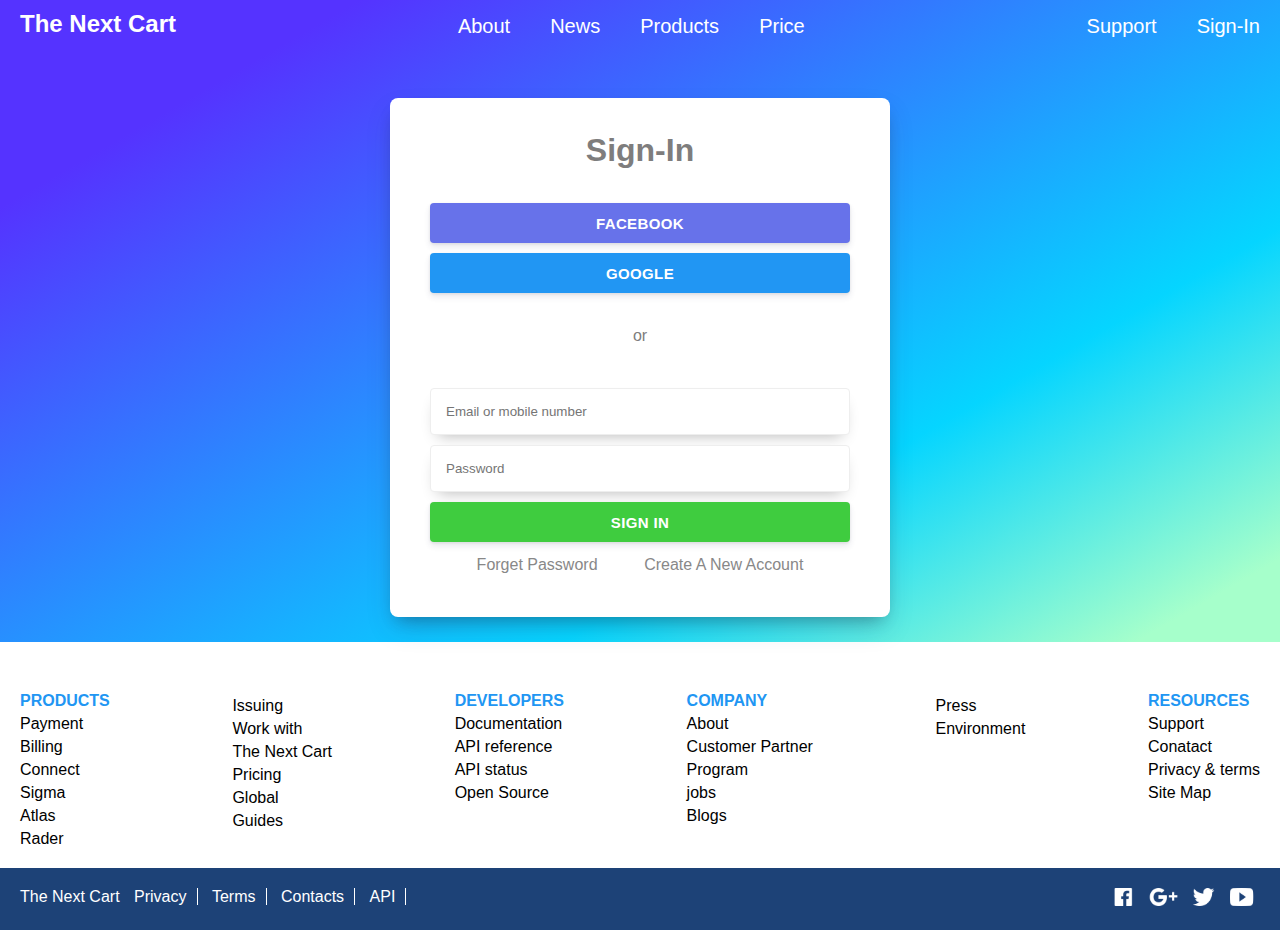
<file: sign.html>
<html>

<head>
    <meta name="viewport" content="width=device-width, initial-scale=1.0" />
    <link href="styles/sign.css" rel="stylesheet" />
    <link href="styles/global.css" rel="stylesheet" />
</head>

<body>
    <div class="bgcolor">
        <div class="menu container">
            <div class="mob-menu">
                <h1><a href="index.html">The Next Cart</a></h1>
                <div class="dropdown">
                    <h2 class=" drop">☰</h2>
                    <div class="dropdown-content">
                        <div><a>Sign In</a></div>
                        <div class="icon-direction">
                            <svg x="0px" y="0px" width="24" height="24" viewBox="0 0 224 224">
                                <g fill="none" fill-rule="nonzero" stroke="none" stroke-width="1" stroke-linecap="butt"
                                    stroke-linejoin="miter" stroke-miterlimit="10" stroke-dasharray=""
                                    stroke-dashoffset="0" font-family="none" font-weight="none" font-size="none"
                                    text-anchor="none" style="mix-blend-mode: normal">
                                    <path d="M0,224v-224h224v224z" fill="none"></path>
                                    <g fill="#2ecc71">
                                        <path d="M112,19.59635l-102.66667,92.40365h28v84h46.66667v-65.33333h56v65.33333h46.66667v-84h28l-37.33333,-33.59635v-41.07031h-18.66667v24.26302z"></path>
                                    </g>
                                </g>
                            </svg>
                            <a href="index.html" style="color:blue">Home</a></div>
                        <div class="icon-direction">
                            <svg x="0px" y="0px" width="24" height="24" viewBox="0 0 224 224">
                                <g fill="none" fill-rule="nonzero" stroke="none" stroke-width="1" stroke-linecap="butt"
                                    stroke-linejoin="miter" stroke-miterlimit="10" stroke-dasharray=""
                                    stroke-dashoffset="0" font-family="none" font-weight="none" font-size="none"
                                    text-anchor="none" style="mix-blend-mode: normal">
                                    <path d="M0,224v-224h224v224z" fill="none"></path>
                                    <g fill="#6772e5">
                                        <path d="M186.66667,28h-149.33333c-10.26667,0 -18.57333,8.4 -18.57333,18.66667l-0.09333,168l37.33333,-37.33333h130.66667c10.26667,0 18.66667,-8.4 18.66667,-18.66667v-112c0,-10.26667 -8.4,-18.66667 -18.66667,-18.66667zM102.66667,65.33333h18.66667v18.66667h-18.66667zM102.66667,102.66667h18.66667v37.33333h-18.66667z"></path>
                                    </g>
                                </g>
                            </svg>
                            <a href="about.html" style="color:#6772e5">About</a></div>
                        <div class="icon-direction">
                            <svg x="0px" y="0px" width="24" height="24" viewBox="0 0 224 224">
                                <g fill="none" fill-rule="nonzero" stroke="none" stroke-width="1" stroke-linecap="butt"
                                    stroke-linejoin="miter" stroke-miterlimit="10" stroke-dasharray=""
                                    stroke-dashoffset="0" font-family="none" font-weight="none" font-size="none"
                                    text-anchor="none" style="mix-blend-mode: normal">
                                    <path d="M0,224v-224h224v224z" fill="none"></path>
                                    <g fill="#6772e5">
                                        <path d="M65.33333,18.66667c-5.152,0 -9.33333,4.18133 -9.33333,9.33333v74.66667h-9.33333v18.66667h9.33333h112h9.33333v-18.66667h-9.33333v-74.66667c0,-5.152 -4.18133,-9.33333 -9.33333,-9.33333zM28,37.33333c-10.31333,0 -18.66667,8.35333 -18.66667,18.66667v93.33333c0,10.31333 8.35333,18.66667 18.66667,18.66667h65.33333v18.66667h-18.66667v18.66667h74.66667v-18.66667h-18.66667v-18.66667h65.33333c10.31333,0 18.66667,-8.35333 18.66667,-18.66667v-93.33333c0,-10.31333 -8.35333,-18.66667 -18.66667,-18.66667h-9.33333v18.66667h9.33333v93.33333h-168v-93.33333h9.33333v-18.66667zM83.17969,37.33333h57.64063c1.41036,3.9752 4.53781,7.10266 8.51302,8.51302v56.82031h-11.04688c-3.85551,-10.85315 -14.10996,-18.66667 -26.28646,-18.66667c-12.1765,0 -22.43095,7.81352 -26.28646,18.66667h-11.04688v-56.82031c3.9752,-1.41036 7.10266,-4.53782 8.51302,-8.51302zM112,56c-5.16133,0 -9.33333,4.18133 -9.33333,9.33333c0,5.152 4.172,9.33333 9.33333,9.33333c5.16133,0 9.33333,-4.18133 9.33333,-9.33333c0,-5.152 -4.172,-9.33333 -9.33333,-9.33333z"></path>
                                    </g>
                                </g>
                            </svg>
                            <a href="payment.html" style="color:#6772e5">Payment</a></div>
                        <div class="icon-direction">
                            <svg x="0px" y="0px" width="24" height="24" viewBox="0 0 224 224">
                                <g fill="none" fill-rule="nonzero" stroke="none" stroke-width="1" stroke-linecap="butt"
                                    stroke-linejoin="miter" stroke-miterlimit="10" stroke-dasharray=""
                                    stroke-dashoffset="0" font-family="none" font-weight="none" font-size="none"
                                    text-anchor="none" style="mix-blend-mode: normal">
                                    <path d="M0,224v-224h224v224z" fill="none"></path>
                                    <g fill="#24b47e">
                                        <g id="surface1">
                                            <path d="M149.33333,18.66667c-21.47396,0 -39.08333,11.15625 -48.41667,28.875c13.05209,1.85938 25.88542,6.52604 36.16667,14v-5.54167l24.5,-9.33333v38.20833c7.47396,11.19271 13.01562,24.42709 14.875,39.375c16.80729,-9.33333 28.875,-28.18229 28.875,-48.70833c0,-31.71875 -25.19271,-56.875 -56,-56.875zM88.66667,65.33333c-38.28125,0 -70,31.71875 -70,70c0,38.28125 31.71875,70 70,70c38.28125,0 70,-31.71875 70,-70c0,-38.28125 -31.71875,-70 -70,-70zM67.08333,93.33333h45.79167v13.125h-31.79167l-1.75,19.54167l5.54167,-2.91667c1.85938,-0.94791 4.77604,-0.875 7.58333,-0.875c7.47396,0 14.07292,1.96875 17.79167,7.58333c3.71875,5.61459 6.41667,12.03125 6.41667,20.41667c0,7.47396 -2.91667,13.92709 -7.58333,19.54167c-4.66667,5.61459 -11.01041,7.58333 -21.29167,7.58333c-7.47396,0 -13.92708,-1.82291 -19.54167,-5.54167c-5.61458,-3.71875 -8.53125,-9.44271 -7.58333,-16.91667l15.75,-0.875c0,3.71875 1.05729,6.59896 2.91667,8.45833c1.85938,1.85938 4.73959,2.625 8.45833,2.625c3.71875,0 6.59896,-0.69271 8.45833,-3.5c1.85938,-2.80729 2.625,-6.70833 2.625,-11.375c0,-4.66667 -0.76562,-8.27604 -2.625,-11.08333c-1.85938,-2.80729 -4.73958,-4.66667 -8.45833,-4.66667c-2.80729,0 -5.72396,0.80209 -7.58333,1.75c-1.85938,0.94792 -2.84375,2.80729 -3.79167,4.66667l-14,-0.875z"></path>
                                        </g>
                                    </g>
                                </g>
                            </svg>
                            <a href="#" style="color:#24b47e">Billing</a></div>
                        <div class="icon-direction">
                            <svg x="0px" y="0px" width="24" height="24" viewBox="0 0 224 224">
                                <g fill="none" fill-rule="nonzero" stroke="none" stroke-width="1" stroke-linecap="butt"
                                    stroke-linejoin="miter" stroke-miterlimit="10" stroke-dasharray=""
                                    stroke-dashoffset="0" font-family="none" font-weight="none" font-size="none"
                                    text-anchor="none" style="mix-blend-mode: normal">
                                    <path d="M0,224v-224h224v224z" fill="none"></path>
                                    <g fill="#3297d3">
                                        <path d="M177.33333,28c-15.43733,0 -28,12.56267 -28,28c0,4.30975 1.05983,8.34395 2.80729,11.99479l-34.67187,34.67188h-44.51563c-3.86649,-10.83835 -14.1381,-18.66667 -26.28646,-18.66667c-15.43733,0 -28,12.56267 -28,28c0,15.43733 12.56267,28 28,28c12.14835,0 22.41996,-7.82832 26.28646,-18.66667h44.51563l34.67187,34.67188c-1.74746,3.65085 -2.80729,7.68505 -2.80729,11.99479c0,15.43733 12.56267,28 28,28c15.43733,0 28,-12.56267 28,-28c0,-15.43733 -12.56267,-28 -28,-28c-4.30974,0 -8.34394,1.05983 -11.99479,2.80729l-30.8073,-30.80729l30.8073,-30.80729c3.65085,1.74746 7.68505,2.80729 11.99479,2.80729c15.43733,0 28,-12.56267 28,-28c0,-15.43733 -12.56267,-28 -28,-28z"></path>
                                    </g>
                                </g>
                            </svg>
                            <a href="#" style="color:#3297d3">Connect</a></div>
                        <div class="icon-direction">
                            <svg x="0px" y="0px" width="24" height="24" viewBox="0 0 224 224">
                                <g fill="none" fill-rule="nonzero" stroke="none" stroke-width="1" stroke-linecap="butt"
                                    stroke-linejoin="miter" stroke-miterlimit="10" stroke-dasharray=""
                                    stroke-dashoffset="0" font-family="none" font-weight="none" font-size="none"
                                    text-anchor="none" style="mix-blend-mode: normal">
                                    <path d="M0,224v-224h224v224z" fill="none"></path>
                                    <g id="Layer_1" fill="#8f63d5">
                                        <g id="surface1">
                                            <path d="M112,147.93333v-18.66667c2.33333,0 23.33333,-0.46667 23.33333,-17.26667c0,-8.86667 -8.4,-12.13333 -26.13333,-17.73333c-16.8,-5.13333 -39.2,-12.13333 -39.2,-35.46667c0,-19.6 18.66667,-35.46667 42,-35.46667c23.33333,0 42,15.86667 42,35.93333h-18.66667c0,-9.33333 -10.26667,-17.26667 -23.33333,-17.26667c-13.06667,0 -23.33333,7.46667 -23.33333,17.26667c0,8.86667 8.4,12.13333 26.13333,17.73333c16.33333,4.66667 39.2,11.66667 39.2,35c0,28.46667 -27.53333,35.93333 -42,35.93333z"></path>
                                            <path d="M112,200.66667c-23.33333,0 -42,-15.86667 -42,-35.93333h18.66667c0,9.33333 10.26667,17.26667 23.33333,17.26667c13.06667,0 23.33333,-7.46667 23.33333,-17.26667c0,-8.86667 -8.4,-12.13333 -26.13333,-17.73333c-16.33333,-4.66667 -39.2,-11.66667 -39.2,-35c0,-28.46667 27.53333,-35.93333 42,-35.93333v18.66667c-2.33333,0 -23.33333,0.46667 -23.33333,17.26667c0,8.86667 8.4,12.13333 26.13333,17.73333c16.8,5.13333 39.2,12.13333 39.2,35.46667c0,19.6 -18.66667,35.46667 -42,35.46667z"></path>
                                        </g>
                                    </g>
                                </g>
                            </svg>
                            <a href="#" style="color:#8f6ed5">Sigma</a></div>
                        <div class="icon-direction">
                            <svg x="0px" y="0px" width="24" height="24" viewBox="0 0 224 224">
                                <g fill="none" fill-rule="nonzero" stroke="none" stroke-width="1" stroke-linecap="butt"
                                    stroke-linejoin="miter" stroke-miterlimit="10" stroke-dasharray=""
                                    stroke-dashoffset="0" font-family="none" font-weight="none" font-size="none"
                                    text-anchor="none" style="mix-blend-mode: normal">
                                    <path d="M0,224v-224h224v224z" fill="none"></path>
                                    <g fill="#e39f48">
                                        <g id="surface1">
                                            <path d="M124.25,32.375c-3.20833,0.03646 -6.16146,0.4375 -9.04167,0.875c-17.28125,2.55209 -28.4375,11.99479 -32.66667,16.91667l14,12.25c1.93229,-2.22396 14.07292,-13.78125 35,-10.5c13.81771,2.1875 19.43229,9.1875 23.04167,16.91667c3.60938,7.72917 4.04688,15.64062 4.08333,17.20833v0.29167c0.18229,3.02604 -1.45833,11.08333 -1.45833,11.08333l-3.79167,15.75l15.75,-4.66667c0,0 7.47396,-2.11458 10.5,-2.625c-0.29167,0.03646 2.22396,-0.21875 4.95833,0.29167c2.73438,0.51042 6.05209,1.67709 9.04167,3.20833c6.01562,3.09896 10.64583,7.32812 11.66667,16.04167c1.42188,12.06771 -2.07812,17.28125 -7.29167,21c-5.21354,3.71875 -13.52604,4.92188 -20.125,3.79167c-16.98958,-2.91667 -33.86979,-19.43229 -46.95833,-38.20833c-4.95833,-7.10938 -15.20312,-21.14583 -30.04167,-32.66667c-14.83854,-11.52083 -35.40104,-20.74479 -58.33333,-14.875c-14.07291,3.60938 -24.60938,10.42709 -31.5,19.25c-6.89062,8.82292 -10.02604,19.35938 -10.79167,29.75c-1.93229,26.03125 13.96354,44.77083 31.5,51.91667c20.5625,8.38542 39.15625,6.67188 53.66667,0.875c14.51042,-5.79688 25.04688,-15.16667 32.375,-21.875l-12.54167,-14c-7,6.41667 -16.00521,14.32812 -26.83333,18.66667c-10.82812,4.33854 -23.33333,5.50521 -39.66667,-1.16667c-11.04688,-4.52083 -21.18229,-15.13021 -19.83333,-33.25c0.58333,-7.76562 2.58854,-14.25521 6.70833,-19.54167c4.11979,-5.28646 10.57292,-9.73438 21.58333,-12.54167c15.96875,-4.08333 29.78646,1.89583 42,11.375c12.21354,9.47917 21.61979,22.23959 26.25,28.875c14.32812,20.48959 33.72396,41.67188 59.5,46.08333c11.01042,1.89583 23.47917,0.07292 33.83333,-7.29167c10.35417,-7.36458 17.24479,-21.21875 15.16667,-38.5c-1.82291,-15.3125 -12.10417,-25.30208 -21.875,-30.33333c-4.88541,-2.51562 -9.69791,-4.15625 -14,-4.95833c-4.19271,-0.80208 -7.47396,-1.13021 -11.08333,-0.58333c0,-0.875 0.32812,-0.875 0.29167,-1.75c0,-0.03646 0,-0.25521 0,-0.29167c-0.07291,-2.07812 -0.47396,-12.6875 -5.83333,-24.20833c-5.43229,-11.66667 -17.13541,-24.57291 -37.04167,-27.70833c-3.57291,-0.54688 -7,-0.91146 -10.20833,-0.875z"></path>
                                        </g>
                                    </g>
                                </g>
                            </svg>
                            <a href="#" style="color:#e39f48">Atlas</a></div>
                        <div class="icon-direction">
                            <svg x="0px" y="0px" width="24" height="24" viewBox="0 0 224 224">
                                <g fill="none" fill-rule="nonzero" stroke="none" stroke-width="1" stroke-linecap="butt"
                                    stroke-linejoin="miter" stroke-miterlimit="10" stroke-dasharray=""
                                    stroke-dashoffset="0" font-family="none" font-weight="none" font-size="none"
                                    text-anchor="none" style="mix-blend-mode: normal">
                                    <path d="M0,224v-224h224v224z" fill="none"></path>
                                    <g fill="#b7ac4b">
                                        <g id="surface1">
                                            <path d="M112,18.66667c-51.55208,0 -93.33333,41.78125 -93.33333,93.33333c0,51.55209 41.78125,93.33333 93.33333,93.33333c51.55209,0 93.33333,-41.78125 93.33333,-93.33333c0,-22.42188 -7.83854,-42.83854 -21,-58.91667l-13.41667,13.125c9.84375,12.65104 15.75,28.54688 15.75,45.79167c0,38.31771 -28.76562,69.78125 -65.91667,74.08333c-1.75,5.6875 -7.14583,9.91667 -13.41667,9.91667c-6.96354,0 -12.61458,-5.03125 -13.70833,-11.66667c-32.30208,-8.23958 -56.29167,-37.47917 -56.29167,-72.33333c0,-13.67188 3.79167,-26.32291 10.20833,-37.33333c-0.47396,-1.42188 -0.875,-3.0625 -0.875,-4.66667c0,-7.72917 6.27083,-14 14,-14c0.61979,0 1.13021,0.21875 1.75,0.29167c13.16146,-11.70312 30.58854,-18.95833 49.58333,-18.95833c17.24479,0 33.14062,5.90625 45.79167,15.75l13.125,-13.41667c-16.07812,-13.16146 -36.49479,-21 -58.91667,-21zM112,46.66667c-15.42188,0 -29.67708,5.35938 -40.83333,14.29167c2.07812,2.44271 3.5,5.57812 3.5,9.04167c0,7.72917 -6.27083,14 -14,14c-2.47917,0 -4.70312,-0.61979 -6.70833,-1.75c-4.59375,8.93229 -7.29167,18.99479 -7.29167,29.75c0,30.26042 20.48959,55.5625 48.41667,63c2.40625,-4.22917 7.03646,-7 12.25,-7c5.86979,0 10.75521,3.60938 12.83333,8.75c32.15625,-4.08333 57.16667,-31.5 57.16667,-64.75c0,-14.65625 -4.95833,-28.18229 -13.125,-39.08333l-13.41667,13.41667c4.88542,7.36459 7.875,16.15104 7.875,25.66667c0,5.32292 -0.98438,10.39062 -2.625,15.16667c1.67709,2.29688 2.625,5.06771 2.625,8.16667c0,7.72917 -6.27083,14 -14,14c-1.42188,0 -2.77083,-0.18229 -4.08333,-0.58333c-7.91146,6.16146 -17.75521,9.91667 -28.58333,9.91667c-25.77604,0 -46.66667,-20.89062 -46.66667,-46.66667c0,-25.77604 20.89062,-46.66667 46.66667,-46.66667c9.51562,0 18.30209,2.98959 25.66667,7.875l13.41667,-13.41667c-10.90104,-8.16667 -24.42708,-13.125 -39.08333,-13.125zM112,74.66667c-20.63541,0 -37.33333,16.69792 -37.33333,37.33333c0,20.63542 16.69792,37.33333 37.33333,37.33333c7.76562,0 15.02083,-2.36979 21,-6.41667c-1.42188,-2.1875 -2.33333,-4.77604 -2.33333,-7.58333c0,-7.72917 6.27083,-14 14,-14c1.09375,0 2.1875,0.03646 3.20833,0.29167c0.83854,-3.13541 1.45833,-6.23438 1.45833,-9.625c0,-6.92708 -1.96875,-13.41667 -5.25,-18.95833l-25.375,25.66667c-1.67708,1.67709 -4.11979,2.625 -6.70833,2.625c-5.14062,0 -9.33333,-4.19271 -9.33333,-9.33333c0,-2.58854 0.94792,-5.03125 2.625,-6.70833l25.66667,-25.375c-5.54167,-3.28125 -12.03125,-5.25 -18.95833,-5.25z"></path>
                                        </g>
                                    </g>
                                </g>
                            </svg>
                            <a href="#" style="columns: #b7ac4b;">Radar</a></div>
                        <a class="pay-card" href="sign.html" style="color:#6772e5">Sign-In</a>
                    </div>
                </div>
            </div>
            <div class="small-menu">
                <ul>
                    <li><a href="about.html">About</a></li>
                    <li><a href="#">News</a></li>
                    <li><a href="#">Products</a></li>
                    <li><a href="payment.html">Price</a></li>
                </ul>
            </div>
            <div>
                <ul>
                    <li><a href="#">Support</a></li>
                    <li><a href="sign.html">Sign-In</a></li>
                </ul>
            </div>
        </div>
        <div class="container">
            <div class="center">
                <div class="card">
                    <h1>Sign-In</h1>
                    <div class="btn-direction">
                        <div><button class="b2" type="button">Facebook</button></div>
                        <div><button class="b4" type="button">Google</button></div>
                    </div>
                    <div class="or">
                        <p>or</p>
                    </div>
                    <div class="btn-direction">
                        <div><input type="email" placeholder="Email or mobile number" /></div>
                        <div><input type="password" placeholder="Password" /></div>
                    </div>

                    <button class="b1" type="submit">Sign In</button>
                    <div class="forget">
                        <p><a href="forget-pw.html">Forget Password</a></p>
                        <p><a href="signup.html">Create A New Account</a></p>
                    </div>
                </div>
            </div>
        </div>
    </div>
    <div class="footer-description container">
        <!-- <div> -->
        <div>
            <ul>
                <b>PRODUCTS</b>
                <li>Payment</li>
                <li>Billing</li>
                <li>Connect</li>
                <li>Sigma</li>
                <li>Atlas</li>
                <li>Rader</li>
            </ul>
        </div>
        <div>
            <ul>
                <li>Issuing</li>
                <li>Work with</li>
                <li>The Next Cart</li>
                <li>Pricing</li>
                <li>Global</li>
                <li>Guides</li>
            </ul>
        </div>
        <!-- </div> -->
        <!-- <div> -->
        <div>
            <ul><b>DEVELOPERS</b>
                <li>Documentation</li>
                <li>API reference</li>
                <li>API status</li>
                <li>Open Source</li>
            </ul>
        </div>
        <div>
            <ul><b>COMPANY</b>
                <li>About</li>
                <li>Customer Partner</li>
                <li>Program</li>
                <li>jobs</li>
                <li>Blogs</li>
            </ul>
        </div>
        <!-- </div>
                <div> -->
        <div>
            <ul>
                <li>Press</li>
                <li>Environment</li>
            </ul>
        </div>
        <div>
            <ul><b>RESOURCES</b>
                <li>Support</li>
                <li>Conatact</li>
                <li>Privacy & terms</li>
                <li>Site Map</li>
            </ul>
        </div>
        <!-- </div> -->
    </div>
    <!-- </div> -->
    <div class="footer">
        <div class="section">
            <span>The Next Cart</span>
            <a>Privacy</a>
            <a>Terms</a>
            <a>Contacts</a>
            <a>API</a>
        </div>
        <div class="imgex">
            <img src="img/fB.png" />
            <img src="img/gp.png" />
            <img src="img/twitter.png" />
            <img src="img/youtube.png" />
        </div>
    </div>
</body>

</html>
</file>
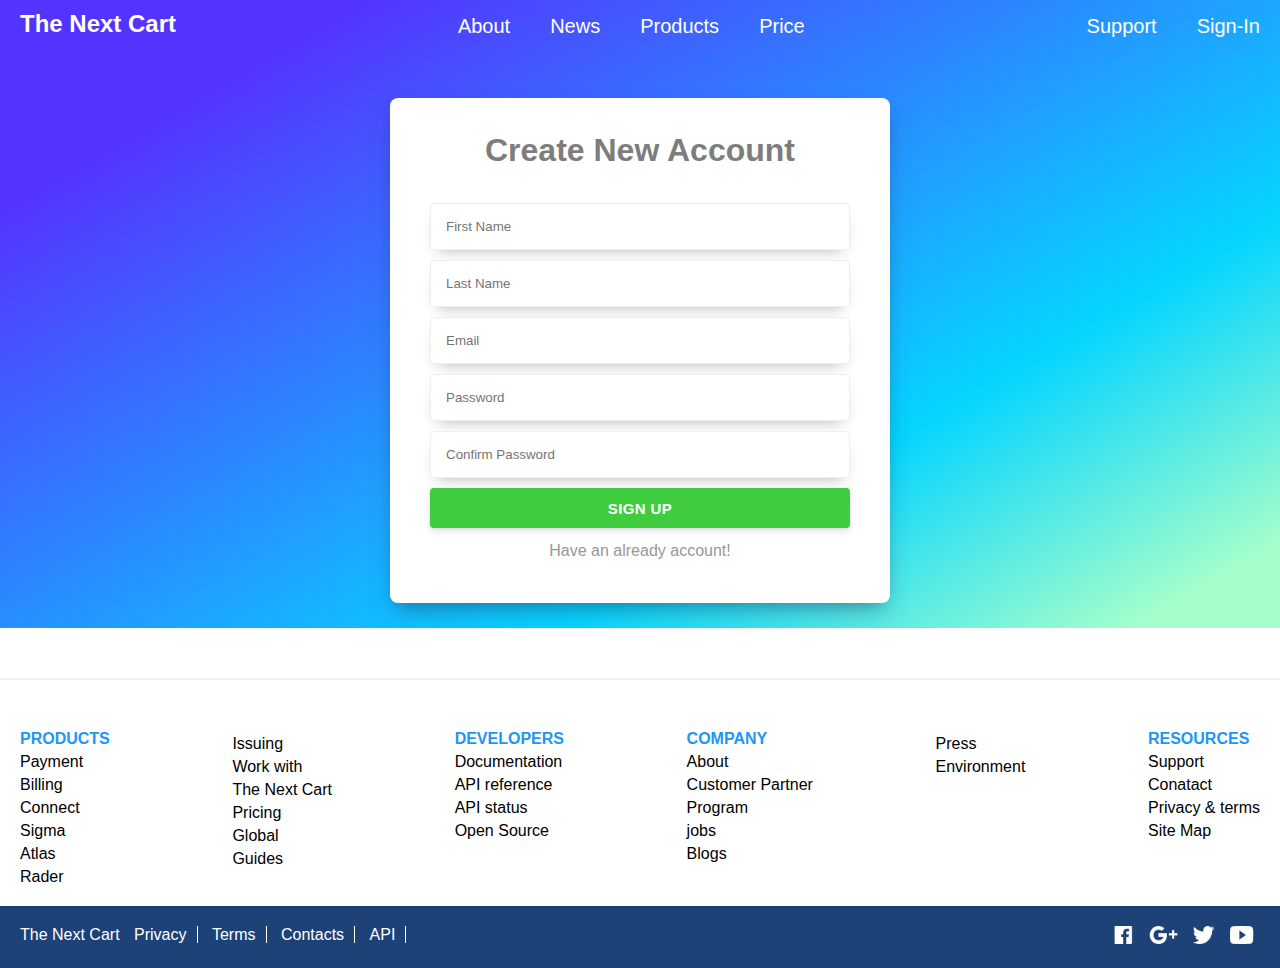
<file: signup.html>
<html>

<head>
  <meta name="viewport" content="width=device-width, initial-scale=1">
  <link rel="stylesheet" href="styles/sign.css" />
  <link rel="stylesheet" href="styles/global.css" />
  <style>
    .already{
      text-align: center;
      margin-top: 10px; 
    }
    .already a{
      color: rgb(153, 151, 151);
 
}
  </style>

<body>
  <div class="bgcolor">
    <div class="menu container">
      <div class="mob-menu">
        <h1><a href="index.html">The Next Cart</a></h1>
        <div class="dropdown">
          <h2 class=" drop">☰</h2>
          <div class="dropdown-content">
            <div><a>Sign Up</a></div>
            <div class="icon-direction">
              <svg x="0px" y="0px" width="24" height="24" viewBox="0 0 224 224">
                <g fill="none" fill-rule="nonzero" stroke="none" stroke-width="1" stroke-linecap="butt" stroke-linejoin="miter"
                  stroke-miterlimit="10" stroke-dasharray="" stroke-dashoffset="0" font-family="none" font-weight="none"
                  font-size="none" text-anchor="none" style="mix-blend-mode: normal">
                  <path d="M0,224v-224h224v224z" fill="none"></path>
                  <g fill="#2ecc71">
                    <path d="M112,19.59635l-102.66667,92.40365h28v84h46.66667v-65.33333h56v65.33333h46.66667v-84h28l-37.33333,-33.59635v-41.07031h-18.66667v24.26302z"></path>
                  </g>
                </g>
              </svg>
              <a href="index.html" style="color:blue">Home</a></div>
            <div class="icon-direction">
              <svg x="0px" y="0px" width="24" height="24" viewBox="0 0 224 224">
                <g fill="none" fill-rule="nonzero" stroke="none" stroke-width="1" stroke-linecap="butt" stroke-linejoin="miter"
                  stroke-miterlimit="10" stroke-dasharray="" stroke-dashoffset="0" font-family="none" font-weight="none"
                  font-size="none" text-anchor="none" style="mix-blend-mode: normal">
                  <path d="M0,224v-224h224v224z" fill="none"></path>
                  <g fill="#6772e5">
                    <path d="M186.66667,28h-149.33333c-10.26667,0 -18.57333,8.4 -18.57333,18.66667l-0.09333,168l37.33333,-37.33333h130.66667c10.26667,0 18.66667,-8.4 18.66667,-18.66667v-112c0,-10.26667 -8.4,-18.66667 -18.66667,-18.66667zM102.66667,65.33333h18.66667v18.66667h-18.66667zM102.66667,102.66667h18.66667v37.33333h-18.66667z"></path>
                  </g>
                </g>
              </svg>
              <a href="about.html" style="color:#6772e5">About</a></div>
            <div class="icon-direction">
              <svg x="0px" y="0px" width="24" height="24" viewBox="0 0 224 224">
                <g fill="none" fill-rule="nonzero" stroke="none" stroke-width="1" stroke-linecap="butt" stroke-linejoin="miter"
                  stroke-miterlimit="10" stroke-dasharray="" stroke-dashoffset="0" font-family="none" font-weight="none"
                  font-size="none" text-anchor="none" style="mix-blend-mode: normal">
                  <path d="M0,224v-224h224v224z" fill="none"></path>
                  <g fill="#6772e5">
                    <path d="M65.33333,18.66667c-5.152,0 -9.33333,4.18133 -9.33333,9.33333v74.66667h-9.33333v18.66667h9.33333h112h9.33333v-18.66667h-9.33333v-74.66667c0,-5.152 -4.18133,-9.33333 -9.33333,-9.33333zM28,37.33333c-10.31333,0 -18.66667,8.35333 -18.66667,18.66667v93.33333c0,10.31333 8.35333,18.66667 18.66667,18.66667h65.33333v18.66667h-18.66667v18.66667h74.66667v-18.66667h-18.66667v-18.66667h65.33333c10.31333,0 18.66667,-8.35333 18.66667,-18.66667v-93.33333c0,-10.31333 -8.35333,-18.66667 -18.66667,-18.66667h-9.33333v18.66667h9.33333v93.33333h-168v-93.33333h9.33333v-18.66667zM83.17969,37.33333h57.64063c1.41036,3.9752 4.53781,7.10266 8.51302,8.51302v56.82031h-11.04688c-3.85551,-10.85315 -14.10996,-18.66667 -26.28646,-18.66667c-12.1765,0 -22.43095,7.81352 -26.28646,18.66667h-11.04688v-56.82031c3.9752,-1.41036 7.10266,-4.53782 8.51302,-8.51302zM112,56c-5.16133,0 -9.33333,4.18133 -9.33333,9.33333c0,5.152 4.172,9.33333 9.33333,9.33333c5.16133,0 9.33333,-4.18133 9.33333,-9.33333c0,-5.152 -4.172,-9.33333 -9.33333,-9.33333z"></path>
                  </g>
                </g>
              </svg>
              <a href="payment.html" style="color:#6772e5">Payment</a></div>
            <div class="icon-direction">
              <svg x="0px" y="0px" width="24" height="24" viewBox="0 0 224 224">
                <g fill="none" fill-rule="nonzero" stroke="none" stroke-width="1" stroke-linecap="butt" stroke-linejoin="miter"
                  stroke-miterlimit="10" stroke-dasharray="" stroke-dashoffset="0" font-family="none" font-weight="none"
                  font-size="none" text-anchor="none" style="mix-blend-mode: normal">
                  <path d="M0,224v-224h224v224z" fill="none"></path>
                  <g fill="#24b47e">
                    <g id="surface1">
                      <path d="M149.33333,18.66667c-21.47396,0 -39.08333,11.15625 -48.41667,28.875c13.05209,1.85938 25.88542,6.52604 36.16667,14v-5.54167l24.5,-9.33333v38.20833c7.47396,11.19271 13.01562,24.42709 14.875,39.375c16.80729,-9.33333 28.875,-28.18229 28.875,-48.70833c0,-31.71875 -25.19271,-56.875 -56,-56.875zM88.66667,65.33333c-38.28125,0 -70,31.71875 -70,70c0,38.28125 31.71875,70 70,70c38.28125,0 70,-31.71875 70,-70c0,-38.28125 -31.71875,-70 -70,-70zM67.08333,93.33333h45.79167v13.125h-31.79167l-1.75,19.54167l5.54167,-2.91667c1.85938,-0.94791 4.77604,-0.875 7.58333,-0.875c7.47396,0 14.07292,1.96875 17.79167,7.58333c3.71875,5.61459 6.41667,12.03125 6.41667,20.41667c0,7.47396 -2.91667,13.92709 -7.58333,19.54167c-4.66667,5.61459 -11.01041,7.58333 -21.29167,7.58333c-7.47396,0 -13.92708,-1.82291 -19.54167,-5.54167c-5.61458,-3.71875 -8.53125,-9.44271 -7.58333,-16.91667l15.75,-0.875c0,3.71875 1.05729,6.59896 2.91667,8.45833c1.85938,1.85938 4.73959,2.625 8.45833,2.625c3.71875,0 6.59896,-0.69271 8.45833,-3.5c1.85938,-2.80729 2.625,-6.70833 2.625,-11.375c0,-4.66667 -0.76562,-8.27604 -2.625,-11.08333c-1.85938,-2.80729 -4.73958,-4.66667 -8.45833,-4.66667c-2.80729,0 -5.72396,0.80209 -7.58333,1.75c-1.85938,0.94792 -2.84375,2.80729 -3.79167,4.66667l-14,-0.875z"></path>
                    </g>
                  </g>
                </g>
              </svg>
              <a href="#" style="color:#24b47e">Billing</a></div>
            <div class="icon-direction">
              <svg x="0px" y="0px" width="24" height="24" viewBox="0 0 224 224">
                <g fill="none" fill-rule="nonzero" stroke="none" stroke-width="1" stroke-linecap="butt" stroke-linejoin="miter"
                  stroke-miterlimit="10" stroke-dasharray="" stroke-dashoffset="0" font-family="none" font-weight="none"
                  font-size="none" text-anchor="none" style="mix-blend-mode: normal">
                  <path d="M0,224v-224h224v224z" fill="none"></path>
                  <g fill="#3297d3">
                    <path d="M177.33333,28c-15.43733,0 -28,12.56267 -28,28c0,4.30975 1.05983,8.34395 2.80729,11.99479l-34.67187,34.67188h-44.51563c-3.86649,-10.83835 -14.1381,-18.66667 -26.28646,-18.66667c-15.43733,0 -28,12.56267 -28,28c0,15.43733 12.56267,28 28,28c12.14835,0 22.41996,-7.82832 26.28646,-18.66667h44.51563l34.67187,34.67188c-1.74746,3.65085 -2.80729,7.68505 -2.80729,11.99479c0,15.43733 12.56267,28 28,28c15.43733,0 28,-12.56267 28,-28c0,-15.43733 -12.56267,-28 -28,-28c-4.30974,0 -8.34394,1.05983 -11.99479,2.80729l-30.8073,-30.80729l30.8073,-30.80729c3.65085,1.74746 7.68505,2.80729 11.99479,2.80729c15.43733,0 28,-12.56267 28,-28c0,-15.43733 -12.56267,-28 -28,-28z"></path>
                  </g>
                </g>
              </svg>
              <a href="#" style="color:#3297d3">Connect</a></div>
            <div class="icon-direction">
              <svg x="0px" y="0px" width="24" height="24" viewBox="0 0 224 224">
                <g fill="none" fill-rule="nonzero" stroke="none" stroke-width="1" stroke-linecap="butt" stroke-linejoin="miter"
                  stroke-miterlimit="10" stroke-dasharray="" stroke-dashoffset="0" font-family="none" font-weight="none"
                  font-size="none" text-anchor="none" style="mix-blend-mode: normal">
                  <path d="M0,224v-224h224v224z" fill="none"></path>
                  <g id="Layer_1" fill="#8f63d5">
                    <g id="surface1">
                      <path d="M112,147.93333v-18.66667c2.33333,0 23.33333,-0.46667 23.33333,-17.26667c0,-8.86667 -8.4,-12.13333 -26.13333,-17.73333c-16.8,-5.13333 -39.2,-12.13333 -39.2,-35.46667c0,-19.6 18.66667,-35.46667 42,-35.46667c23.33333,0 42,15.86667 42,35.93333h-18.66667c0,-9.33333 -10.26667,-17.26667 -23.33333,-17.26667c-13.06667,0 -23.33333,7.46667 -23.33333,17.26667c0,8.86667 8.4,12.13333 26.13333,17.73333c16.33333,4.66667 39.2,11.66667 39.2,35c0,28.46667 -27.53333,35.93333 -42,35.93333z"></path>
                      <path d="M112,200.66667c-23.33333,0 -42,-15.86667 -42,-35.93333h18.66667c0,9.33333 10.26667,17.26667 23.33333,17.26667c13.06667,0 23.33333,-7.46667 23.33333,-17.26667c0,-8.86667 -8.4,-12.13333 -26.13333,-17.73333c-16.33333,-4.66667 -39.2,-11.66667 -39.2,-35c0,-28.46667 27.53333,-35.93333 42,-35.93333v18.66667c-2.33333,0 -23.33333,0.46667 -23.33333,17.26667c0,8.86667 8.4,12.13333 26.13333,17.73333c16.8,5.13333 39.2,12.13333 39.2,35.46667c0,19.6 -18.66667,35.46667 -42,35.46667z"></path>
                    </g>
                  </g>
                </g>
              </svg>
              <a href="#" style="color:#8f6ed5">Sigma</a></div>
            <div class="icon-direction">
              <svg x="0px" y="0px" width="24" height="24" viewBox="0 0 224 224">
                <g fill="none" fill-rule="nonzero" stroke="none" stroke-width="1" stroke-linecap="butt" stroke-linejoin="miter"
                  stroke-miterlimit="10" stroke-dasharray="" stroke-dashoffset="0" font-family="none" font-weight="none"
                  font-size="none" text-anchor="none" style="mix-blend-mode: normal">
                  <path d="M0,224v-224h224v224z" fill="none"></path>
                  <g fill="#e39f48">
                    <g id="surface1">
                      <path d="M124.25,32.375c-3.20833,0.03646 -6.16146,0.4375 -9.04167,0.875c-17.28125,2.55209 -28.4375,11.99479 -32.66667,16.91667l14,12.25c1.93229,-2.22396 14.07292,-13.78125 35,-10.5c13.81771,2.1875 19.43229,9.1875 23.04167,16.91667c3.60938,7.72917 4.04688,15.64062 4.08333,17.20833v0.29167c0.18229,3.02604 -1.45833,11.08333 -1.45833,11.08333l-3.79167,15.75l15.75,-4.66667c0,0 7.47396,-2.11458 10.5,-2.625c-0.29167,0.03646 2.22396,-0.21875 4.95833,0.29167c2.73438,0.51042 6.05209,1.67709 9.04167,3.20833c6.01562,3.09896 10.64583,7.32812 11.66667,16.04167c1.42188,12.06771 -2.07812,17.28125 -7.29167,21c-5.21354,3.71875 -13.52604,4.92188 -20.125,3.79167c-16.98958,-2.91667 -33.86979,-19.43229 -46.95833,-38.20833c-4.95833,-7.10938 -15.20312,-21.14583 -30.04167,-32.66667c-14.83854,-11.52083 -35.40104,-20.74479 -58.33333,-14.875c-14.07291,3.60938 -24.60938,10.42709 -31.5,19.25c-6.89062,8.82292 -10.02604,19.35938 -10.79167,29.75c-1.93229,26.03125 13.96354,44.77083 31.5,51.91667c20.5625,8.38542 39.15625,6.67188 53.66667,0.875c14.51042,-5.79688 25.04688,-15.16667 32.375,-21.875l-12.54167,-14c-7,6.41667 -16.00521,14.32812 -26.83333,18.66667c-10.82812,4.33854 -23.33333,5.50521 -39.66667,-1.16667c-11.04688,-4.52083 -21.18229,-15.13021 -19.83333,-33.25c0.58333,-7.76562 2.58854,-14.25521 6.70833,-19.54167c4.11979,-5.28646 10.57292,-9.73438 21.58333,-12.54167c15.96875,-4.08333 29.78646,1.89583 42,11.375c12.21354,9.47917 21.61979,22.23959 26.25,28.875c14.32812,20.48959 33.72396,41.67188 59.5,46.08333c11.01042,1.89583 23.47917,0.07292 33.83333,-7.29167c10.35417,-7.36458 17.24479,-21.21875 15.16667,-38.5c-1.82291,-15.3125 -12.10417,-25.30208 -21.875,-30.33333c-4.88541,-2.51562 -9.69791,-4.15625 -14,-4.95833c-4.19271,-0.80208 -7.47396,-1.13021 -11.08333,-0.58333c0,-0.875 0.32812,-0.875 0.29167,-1.75c0,-0.03646 0,-0.25521 0,-0.29167c-0.07291,-2.07812 -0.47396,-12.6875 -5.83333,-24.20833c-5.43229,-11.66667 -17.13541,-24.57291 -37.04167,-27.70833c-3.57291,-0.54688 -7,-0.91146 -10.20833,-0.875z"></path>
                    </g>
                  </g>
                </g>
              </svg>
              <a href="#" style="color:#e39f48">Atlas</a></div>
            <div class="icon-direction">
              <svg x="0px" y="0px" width="24" height="24" viewBox="0 0 224 224">
                <g fill="none" fill-rule="nonzero" stroke="none" stroke-width="1" stroke-linecap="butt" stroke-linejoin="miter"
                  stroke-miterlimit="10" stroke-dasharray="" stroke-dashoffset="0" font-family="none" font-weight="none"
                  font-size="none" text-anchor="none" style="mix-blend-mode: normal">
                  <path d="M0,224v-224h224v224z" fill="none"></path>
                  <g fill="#b7ac4b">
                    <g id="surface1">
                      <path d="M112,18.66667c-51.55208,0 -93.33333,41.78125 -93.33333,93.33333c0,51.55209 41.78125,93.33333 93.33333,93.33333c51.55209,0 93.33333,-41.78125 93.33333,-93.33333c0,-22.42188 -7.83854,-42.83854 -21,-58.91667l-13.41667,13.125c9.84375,12.65104 15.75,28.54688 15.75,45.79167c0,38.31771 -28.76562,69.78125 -65.91667,74.08333c-1.75,5.6875 -7.14583,9.91667 -13.41667,9.91667c-6.96354,0 -12.61458,-5.03125 -13.70833,-11.66667c-32.30208,-8.23958 -56.29167,-37.47917 -56.29167,-72.33333c0,-13.67188 3.79167,-26.32291 10.20833,-37.33333c-0.47396,-1.42188 -0.875,-3.0625 -0.875,-4.66667c0,-7.72917 6.27083,-14 14,-14c0.61979,0 1.13021,0.21875 1.75,0.29167c13.16146,-11.70312 30.58854,-18.95833 49.58333,-18.95833c17.24479,0 33.14062,5.90625 45.79167,15.75l13.125,-13.41667c-16.07812,-13.16146 -36.49479,-21 -58.91667,-21zM112,46.66667c-15.42188,0 -29.67708,5.35938 -40.83333,14.29167c2.07812,2.44271 3.5,5.57812 3.5,9.04167c0,7.72917 -6.27083,14 -14,14c-2.47917,0 -4.70312,-0.61979 -6.70833,-1.75c-4.59375,8.93229 -7.29167,18.99479 -7.29167,29.75c0,30.26042 20.48959,55.5625 48.41667,63c2.40625,-4.22917 7.03646,-7 12.25,-7c5.86979,0 10.75521,3.60938 12.83333,8.75c32.15625,-4.08333 57.16667,-31.5 57.16667,-64.75c0,-14.65625 -4.95833,-28.18229 -13.125,-39.08333l-13.41667,13.41667c4.88542,7.36459 7.875,16.15104 7.875,25.66667c0,5.32292 -0.98438,10.39062 -2.625,15.16667c1.67709,2.29688 2.625,5.06771 2.625,8.16667c0,7.72917 -6.27083,14 -14,14c-1.42188,0 -2.77083,-0.18229 -4.08333,-0.58333c-7.91146,6.16146 -17.75521,9.91667 -28.58333,9.91667c-25.77604,0 -46.66667,-20.89062 -46.66667,-46.66667c0,-25.77604 20.89062,-46.66667 46.66667,-46.66667c9.51562,0 18.30209,2.98959 25.66667,7.875l13.41667,-13.41667c-10.90104,-8.16667 -24.42708,-13.125 -39.08333,-13.125zM112,74.66667c-20.63541,0 -37.33333,16.69792 -37.33333,37.33333c0,20.63542 16.69792,37.33333 37.33333,37.33333c7.76562,0 15.02083,-2.36979 21,-6.41667c-1.42188,-2.1875 -2.33333,-4.77604 -2.33333,-7.58333c0,-7.72917 6.27083,-14 14,-14c1.09375,0 2.1875,0.03646 3.20833,0.29167c0.83854,-3.13541 1.45833,-6.23438 1.45833,-9.625c0,-6.92708 -1.96875,-13.41667 -5.25,-18.95833l-25.375,25.66667c-1.67708,1.67709 -4.11979,2.625 -6.70833,2.625c-5.14062,0 -9.33333,-4.19271 -9.33333,-9.33333c0,-2.58854 0.94792,-5.03125 2.625,-6.70833l25.66667,-25.375c-5.54167,-3.28125 -12.03125,-5.25 -18.95833,-5.25z"></path>
                    </g>
                  </g>
                </g>
              </svg>
              <a href="#" style="columns: #b7ac4b;">Radar</a></div>
            <a class="pay-card" href="sign.html" style="color:#6772e5">Sign-In</a>
          </div>
        </div>
      </div>
      <div class="small-menu">
        <ul>
          <li><a href="about.html">About</a></li>
          <li><a href="#">News</a></li>
          <li><a href="#">Products</a></li>
          <li><a href="payment.html">Price</a></li>
        </ul>
      </div>
      <div>
        <ul>
          <li><a href="#">Support</a></li>
          <li><a href="sign.html">Sign-In</a></li>
        </ul>
      </div>
    </div>
    <div class="container">
      <div class="center">
        <div class="card">
          <h1>Create New Account</h1>
          <div class="btn-direction">
            <div><input type="text" placeholder="First Name" /></div>
            <div><input type="text" placeholder="Last Name" /></div>
            <div><input type="email" placeholder="Email" /></div>
            <div><input type="password" placeholder="Password" /></div>
            <div><input type="password" placeholder="Confirm Password" /></div>
          </div>
          <button class="b1" type="submit">Sign Up</button>
          <div class="already"><a href="sign.html">Have an already account!</a></div>
        </div>
      </div>
    </div>
  </div>
  <hr>
  <div class="footer-description container">
    <!-- <div> -->
    <div>
      <ul>
        <b>PRODUCTS</b>
        <li>Payment</li>
        <li>Billing</li>
        <li>Connect</li>
        <li>Sigma</li>
        <li>Atlas</li>
        <li>Rader</li>
      </ul>
    </div>
    <div>
      <ul>
        <li>Issuing</li>
        <li>Work with</li>
        <li>The Next Cart</li>
        <li>Pricing</li>
        <li>Global</li>
        <li>Guides</li>
      </ul>
    </div>
    <!-- </div> -->
    <!-- <div> -->
    <div>
      <ul><b>DEVELOPERS</b>
        <li>Documentation</li>
        <li>API reference</li>
        <li>API status</li>
        <li>Open Source</li>
      </ul>
    </div>
    <div>
      <ul><b>COMPANY</b>
        <li>About</li>
        <li>Customer Partner</li>
        <li>Program</li>
        <li>jobs</li>
        <li>Blogs</li>
      </ul>
    </div>
    <!-- </div>
                  <div> -->
    <div>
      <ul>
        <li>Press</li>
        <li>Environment</li>
      </ul>
    </div>
    <div>
      <ul><b>RESOURCES</b>
        <li>Support</li>
        <li>Conatact</li>
        <li>Privacy & terms</li>
        <li>Site Map</li>
      </ul>
    </div>
    <!-- </div> -->
  </div>
  <!-- </div> -->
  <div class="footer">
    <div class="section">
      <span>The Next Cart</span>
      <a>Privacy</a>
      <a>Terms</a>
      <a>Contacts</a>
      <a>API</a>
    </div>
    <div class="imgex">
      <img src="img/fB.png" />
      <img src="img/gp.png" />
      <img src="img/twitter.png" />
      <img src="img/youtube.png" />
    </div>
  </div>
</body>

</html>
</file>
<file: styles/index.css>
.bgcolor{
    height: 100%;
    width: 100%;
    background: linear-gradient(150deg, #53f 15%, #05d5ff 70%, #a6ffcb 94%);
    background-repeat: no-repeat;
    clip-path: polygon(0 0,100% 0, 100% 70%,0 100%);
    overflow: hidden;
}
.announce{
    display: flex;
    flex-direction: row-reverse;
    justify-content: space-evenly;
    color: #fff;
    background: rgb(78, 50, 220);
    width: 400px;
    border-radius: 30px;
    border: none;
    padding: 5px;
    margin: 100px 20px ;
}
.announce button{
    border-radius: 30px;
    background-color: #23b654;
}
.announce p{
    padding-top: 3px;
}
.announce button{
    height: 30px;
}
.headline{
    color: #fff;
    font-size: 35px;
    line-height:60px; 
    margin-top: -80px;
}
.headline2{
    line-height: 30px;
    font-size: 20px;
    color: #d9fcff;
}
.btn-direction{
    display: flex;
}
.btn{
    margin-top: 50px;
}
.tool-direction{
    display: flex;
    margin-top: 10px;
}
.toolkit{
    display: flex;
    justify-content: flex-end;
}
.toolkit p{
    margin-top: 10px;
    font-size: 25px;
    color: #3fcc3f;
    font-weight: 600;
}
.tool-text{
    font-size: 25px;
    line-height: 50px;
    text-align: justify;
}
.cover{
    display: flex;
    float: right;
    color: #23b654;
    font-size: 25px;
}
.cover .aero-sign{
    margin-top: 11px;
}
.developer-direction {
    text-align: center;
    font-size: 30px;
    color: #555858;
    line-height: 45px;
}
.cd .card{
    width: 100%;
    padding: 40px 40px 40px 40px;
    border: 1px solid #f6f9fc;
    box-shadow: 0 0px 0px 0px rgba(50, 50 , 93, .25);
}
.card-direction{
    display: flex;
    justify-content: space-between;
}
.brand-logos{
    display: flex;
    justify-content: center;
}
.img-direct{
    display: flex;
}
.subscribe-direction{
    display: flex;
    justify-content: space-around;
    margin-top: 30px;
}
.subscribe-btn{
    margin-top: 10px;
}
.subscribe-text{
    font-size: 25px;
}
h3{
    color: #53f;
    font-weight: 400;
    font-size: 15px;
}
h3:hover{
    color: rgb(0, 0, 0);
}
.common-text{
    display: flex;
}
.aero-sign{
    padding-left: 10px;
    margin-top: 4px;
    width: 25px;
    height: 18px;
    cursor: pointer;
}
@media(max-width:700px){
.announce{
    width: 100%;
    border-radius: 0px;
    padding-left: 0px;
    margin: 20px 0px ;
}
.headline{
    margin-top: 0px;
    line-height: 40px;
}
.btn{
    margin-top: 20px;
}
.tab{
    display: none;
}
.toolkit p{
    font-size: 20px;
}
.tool-text{
    font-size: 15px;
    line-height: 35px;
    text-align: justify;
}
.cover{
    font-size: 15px;
}
.cover .aero-sign{
    margin-top: 2px;
}
.developer-direction img{
    width: 100%;
}
.cd .card{
    width: 100%;
    padding: 40px 40px 40px 40px;
}
.card-direction{
    display: flex;
    flex-direction: column;
}
.brand-logos{
    display: none;
}
.subscribe-direction{
    display: flex;
    flex-direction: column;
    text-align: center;
}
.subscribe-btn{
    display: flex;
    flex-direction: column;
}
.b3{
    margin-top: 5px;
}
}
@media(max-width:500px){
.bgcolor{
    height: 70%;
}
.headline{
    font-size: 20px;
    line-height: 3rem;
}
.headline2{
    font-size: 15px;
    line-height: 20px;
}
.developer-direction {
    text-align: justify;
    font-size: 15px; 
    line-height: 2rem;    
}
.subscribe-text{
    font-size: 20px;
}
}
@media(max-width:1300px){
.b4{
    margin-top: 10px;
}
.tool-direction{
    display: flex;
    flex-direction: column;
}
}
</file>
<file: styles/global.css>
html, body, fieldset, ul, li, h1, h2, h3, h4, h5, p, ol, figure {
  margin: 0%;
  padding: 0%;
}

* {
  -webkit-box-sizing: border-box;
          box-sizing: border-box;
}

li {
  list-style-type: none;
}

body {
  min-height: 100%;
  font-family: camphor,open Sans,segoe UI,sans-serif;
  font-style: normal;
  -webkit-font-feature-settings: "pnum";
          font-feature-settings: "pnum";
  font-variant-numeric: proportional-nums;
}

.bgcolor {
  padding-top: 10px;
}

.menu {
  color: white;
  display: -webkit-box;
  display: -ms-flexbox;
  display: flex;
  -webkit-box-pack: justify;
      -ms-flex-pack: justify;
          justify-content: space-between;
}

.menu h1 {
  font-size: x-large;
}

.menu ul {
  display: -webkit-box;
  display: -ms-flexbox;
  display: flex;
}

.menu ul li {
  padding: 5px 0px 0px 40px;
  font-size: 20px;
}

a {
  text-decoration: none;
  color: white;
}

.mob-menu h2 {
  display: none;
}

.container {
  padding: 0 20px 0px 20px;
}

@media (max-width: 700px) {
  .menu ul li {
    display: none;
  }
  .mob-menu h2 {
    display: inline-block;
  }
  .mob-menu {
    display: -webkit-box;
    display: -ms-flexbox;
    display: flex;
    -webkit-box-pack: justify;
        -ms-flex-pack: justify;
            justify-content: space-between;
    cursor: pointer;
  }
}

button {
  border-radius: 4px;
  white-space: nowrap;
  display: inline-block;
  border: none;
  padding: 0 15px;
  height: 40px;
  font-size: 15px;
  font-weight: 600;
  -webkit-transition: all .15s ease;
  transition: all .15s ease;
  letter-spacing: 0.025em;
  text-decoration: none;
  text-transform: uppercase;
  -webkit-box-shadow: 0 4px 6px rgba(50, 50, 93, 0.11), 0 1px 3px rgba(0, 0, 0, 0.08);
          box-shadow: 0 4px 6px rgba(50, 50, 93, 0.11), 0 1px 3px rgba(0, 0, 0, 0.08);
  cursor: pointer;
  outline: none;
  color: #fff;
}

.b1 {
  background-color: #3fcc3f;
  color: #fff;
}

.b2 {
  background-color: #6772ea;
  color: #fff;
}

.b3 {
  background-color: #fff;
  color: #6772ea;
}

.b4 {
  background-color: #2196F3;
  color: #fff;
}

.big {
  width: 100%;
}

.fx {
  -webkit-box-flex: 1;
      -ms-flex: 1;
          flex: 1;
}

.card {
  -webkit-box-shadow: 0 13px 27px -5px rgba(50, 50, 93, 0.25), 0 8px 16px -8px rgba(0, 0, 0, 0.3);
          box-shadow: 0 13px 27px -5px rgba(50, 50, 93, 0.25), 0 8px 16px -8px rgba(0, 0, 0, 0.3);
  border-radius: 8px;
  padding: 40px 40px 40px 40px;
  margin: 15px 0;
  text-align: justify;
  color: #7e7d7d;
  line-height: 25px;
}

.left {
  margin-left: 10px;
}

h4 {
  color: #3fcc3f;
}

@media (max-width: 700px) {
  .left {
    margin-left: 0px;
  }
  .footer-description {
    display: -webkit-box;
    display: -ms-flexbox;
    display: flex;
    -webkit-box-orient: vertical;
    -webkit-box-direction: normal;
        -ms-flex-direction: column;
            flex-direction: column;
  }
  .footer {
    display: -webkit-box;
    display: -ms-flexbox;
    display: flex;
    -webkit-box-orient: vertical;
    -webkit-box-direction: normal;
        -ms-flex-direction: column;
            flex-direction: column;
    text-align: center;
  }
}

hr {
  border: 1px solid #f1f1f1;
  margin-top: 50px;
  -webkit-box-shadow: 0 13px 27px -5px rgba(50, 50, 93, 0.25), 0 8px 16px -8px rgba(0, 0, 0, 0.3);
          box-shadow: 0 13px 27px -5px rgba(50, 50, 93, 0.25), 0 8px 16px -8px rgba(0, 0, 0, 0.3);
}

.footer-description {
  display: -webkit-box;
  display: -ms-flexbox;
  display: flex;
  -webkit-box-pack: justify;
      -ms-flex-pack: justify;
          justify-content: space-between;
  margin-top: 50px;
  margin-bottom: 20px;
}

.footer-description b {
  color: #2196F3;
}

.footer-description li {
  padding-top: 5px;
}

.footer {
  background: #1d4277;
  color: #fff;
  padding: 20px;
  display: -webkit-box;
  display: -ms-flexbox;
  display: flex;
  -webkit-box-pack: justify;
      -ms-flex-pack: justify;
          justify-content: space-between;
}

.footer a {
  cursor: pointer;
  padding: 0 10px;
  border-right: solid 1px #fff;
}

.footer img {
  width: 35px;
}

@media (max-width: 500px) and (min-width: 160px) {
  .footer-description li {
    padding-top: 7px;
  }
  .footer a {
    padding: 0 3px;
  }
  .footer img {
    padding-top: 10px;
  }
  .menu h1 {
    font-size: 23px;
  }
}

@media (max-width: 700px) and (min-width: 600px) {
  .mob-menu h2 {
    padding-left: 220px;
    padding-top: 13px;
  }
}

@media (max-width: 500px) and (min-width: 160px) {
  .mob-menu h2 {
    padding: 10px 0px;
  }
}

.dropdown-content a {
  display: none;
}

@media (max-width: 700px) and (min-width: 160px) {
  .drop {
    background-color: transparent;
    border: none;
    cursor: pointer;
    outline: none;
  }
  .dropdown {
    position: relative;
    display: inline-block;
    padding-left: 145px;
    margin-top: -8px;
  }
  .dropdown-content {
    display: none;
    position: fixed;
    right: 10px;
    left: 10px;
    top: 10px;
    background-color: #fff;
    -webkit-box-shadow: 0 13px 27px -5px rgba(50, 50, 93, 0.25), 0 8px 16px -8px rgba(0, 0, 0, 0.3);
            box-shadow: 0 13px 27px -5px rgba(50, 50, 93, 0.25), 0 8px 16px -8px rgba(0, 0, 0, 0.3);
    border-radius: 4px;
    z-index: 1;
  }
  .dropdown-content a {
    color: black;
    padding: 12px 15px;
    text-decoration: none;
    display: block;
  }
  .dropdown:hover .dropdown-content {
    display: block;
  }
  .dropdown:hover .dropbtn {
    background-color: #3e8e41;
  }
}

.aerrow {
  float: right;
  padding-top: 20px;
}

.icon-direction {
  display: -webkit-box;
  display: -ms-flexbox;
  display: flex;
}

.icon-direction:hover {
  background: #eee;
}

.icon-direction svg {
  display: none;
}

@media (max-width: 700px) and (min-width: 160px) {
  .icon-direction svg {
    display: block;
    margin-left: 10px;
    margin-top: 11px;
  }
  .pay-card {
    height: 50px;
    background: #e6e6ee;
    color: #6772e5;
    display: -webkit-box;
    display: -ms-flexbox;
    display: flex;
  }
  .pay-card img {
    display: block;
  }
}

.pay-card img {
  display: none;
}

@media (max-width: 820px) and (min-width: 700px) {
  .small-menu ul li {
    padding-left: 15px;
  }
}
/*# sourceMappingURL=global.css.map */
</file>
<file: styles/about.css>
.bgcolor{
    background: linear-gradient(150deg, #53f 0%, #05d5ff 70%);
    /* background: linear-gradient(-2000deg,#003366 ,#996699 ); */
    height: 100%;
}
.heading1{
    font-size: 60px;
    text-align: center;
    color: #fff;
    padding-top: 50px;
}
.heading2{
    font-size: 40px;
    text-align: center;
    color: aliceblue;
    padding: 100px 100 0 100px;
}
.economy-direction{
    display: flex;
}
.economy-direction h3{
    line-height: 2;
    font-size: x-large;
}
.fx{
    line-height: 30px;
    padding: 20px;
}
.box{
    background: #ebf2f3;
    text-align: center; 
    }
.box-text-direction{
    display: flex;
    padding: 20px 180 20px 180px;
}
.box-text{
    text-align: justify;
    line-height: 2;
    margin-right: 40px;
}
.box-text p{
    line-height: 30px;
}
.box-text p b{
    line-height: 3rem;
    font-size: 20px;
}
.maintain .card{
    color: #000000;
    background:linear-gradient(526deg,#f77064 40%, #fff 40%);
    height: 360px;
    text-align: center;
    padding-top: 200px;
}
.b4{
    margin-top: 10px;
}
.icon-logo{
    display: flex;
    justify-content: space-around;
    padding-top: 50px;
}
h3{
    font-size: -webkit-xxx-large;
}
h5{
    font-size: x-large;
}
.box-end-text{
    padding: 30px;
}
.card-direction{
    display:flex;
}
.btn-direction{
    display: flex;
    justify-content: space-around;
}
.collect-input {
    height: 40px;
    background: #fff;
    box-shadow: 0 1px 3px rgba(50, 50, 93, .15), 0 1px 0 rgba(0, 0, 0, 0.2);
    border-radius: 4px;
    margin-top: 8px;
}
.collect-input input[type="email"]{
    padding-left: 10px;
    border: none;
    outline: none;
    background: transparent;
        }
.submit-button{
    font-size: 15px;
    text-transform: uppercase;
}
.btn-text{
    font-size: 20px;
    line-height: 30px;
    color: #7c7d7e;
}
.btn-text b{
    color: #62b0ff;
}
.eco-text{
    padding-right: 235px;
}
@media(max-width:700px){
.heading1{
    font-size: 40px;
}
.heading2{
    font-size: 25px;
}
.economy-direction{
    display: flex;
    flex-direction: column;
    text-align: justify;
}
.maintain .card{
    padding-top: 90px;
}
.box-text-direction{
    display: flex;
    flex-direction: column;
    padding: 0px;
}
.icon-logo{
    display: flex;
    flex-direction: column;
    padding-top: 0%;
}
.icon-logo img{
    padding-top: 25px;
}
.icon{
    display: flex;
    justify-content: space-around;
}
.btn-direction{
    display: flex;
    flex-direction: column;
    text-align: center;
}
.card-direction{
    display:flex;
    flex-direction: column;
}
.eco-text{
    padding-right: 0px;
}
}
@media(max-width:500px){
.bgcolor{
    height: 60%;
}
.heading1{
    font-size: 30px;
}
.heading2{
    font-size: 16px;
    padding: 40px 30px 0px 30px;
    text-align: justify;
}
h3{
    font-size: larger;
    padding-top: 10px;
}
h5{
    font-size: small;
    text-align: justify;
}
.btn-text{
    font-size: 17px;
}
.box-text{
    margin-right: 0px;
}
.box-text p{
    line-height: 25px;
}
.box-text p b {
    font-size: 17px;
}
.eco-text{
    line-height: 25px;
    font-size: medium;
}
.fx{
    padding: 0px;
}
.economy-direction h3 {
    font-size: 18px;
}
}
@media(max-width:1100px) and (min-width:700px){
.heading2{
    font-size: 30px;
}
}
@media(max-width:1300px){
.box-text-direction{
    padding: 0px;
}
}
</file>
<file: styles/sign.css>
.bgcolor{
    background: linear-gradient(150deg, #53f 15%, #05d5ff 70%, #a6ffcb 94%);
    /* background:linear-gradient(#66B9Bf ,#66B9BF ,#DCD0CD); */
    padding-bottom: 10px;
}
.center{
        text-align: -webkit-center;
        margin-top: 60px;
}
.btn-direction{
    margin-top: 30px;
}
.or{
    margin-top: 30px;
    text-align: center;
}
.card{
    background: #fff;
    width: 500px;
    align-items: center;
}
button{
    width: 420px;
    margin-top: 10px;
    padding: 0px;
}
input{
    width: 420px;
    margin-top: 10px;
    padding: 15px;
    outline: none;
    border-radius: 4px;
    border:1px solid #eee;
    box-shadow:  0 13px 27px -25px rgba(50, 50 , 93, .25),0 8px 16px -8px rgba(0, 0, 0, .3);
}
.forget{
    display: flex;
    justify-content: space-evenly;
    cursor: pointer;
    padding-top: 10px;
}
.forget a{
    color: #888888;
}
p:hover{
    color: #607D8B;
    transform: scale(1.2);
}
h1{
    text-align: center;
}
@media(max-width:500px){
.card{
    width: 100%;
}
input{
    width: 250px;
}
button{
    width: 250px;
}
.forget{
    display: flex;
    flex-direction: column;
    text-align: center;
}
}
</file>
<file: styles/payment.css>
.bgcolor{
    background: linear-gradient(150deg, #53f 15%, #05d5ff 70%, #a6ffcb 94%);
    /* background: linear-gradient(-120deg,#95e3f5 ,#4615b2); */
    /* clip-path: polygon(0 0,100% 0, 100% 70%,0 100%); */
}
.pay h3{
    text-align: center;
    font-size: 30px;
    color: #fff;
    margin: 25px 25px;
}
.card-direction{
    display: flex;
    justify-content: space-around;
    padding-bottom: 20px;
}
.card{
    background: #fff;
    width: 300px;
    height: 500px; 
}
h5{
    text-align: center;
    font-size: 20px;
    line-height: 50px;
}
.card-direction ul li{
    text-align: center;
    line-height: 40px;
}
.c1{
    border-top: 20px solid rgb(45, 182, 45);
}
.c2{
border-top: 20px solid #6A2AC4;
}
.c3{
border-top: 20px solid #2196F3;
}
.b1{
    margin: 80px 40px;
}
.b2{
    margin: 45px 40px;
}
.b4{
    margin: 10px 40px;
}
.title-bar ul{
    display: flex;
    color: rgb(22, 208, 255);
}
.title-bar ul li{
    padding: 10px 100px;
    cursor: pointer;
}
.title-bar ul li:hover{
    color: rgb(0, 0, 0);
}
.bar-content{
    display: flex;
    justify-content: space-around;
}
.title-bar .b2{
    margin:0px;
}
.line{
    margin-top: 7px;
}
.features{
    display: flex;
    justify-content: space-around;
    margin-top: 50px;
}
.features .card{
    background: transparent;
    transition: transform .2s;
    height: 45%;
    border-radius: 5px;
    padding: 12% 25px;
    text-align: left;
    line-height: 20px;
}
.features .card:hover{
    transform: scale(1.1);
}
.include{
    display: flex;
    flex-direction: column;
    text-align: center;
    line-height: 0px;
    font-size:20px;
}
.include h6{
    font-size: 25px;
}
.include h6:hover{
    color: #6A2AC4;
}
.common-BodyTitle{
    color: #000000;
    font-size: 17px;
}
@media(max-width:800px){
.features{
    display: flex;
    flex-direction: column;
    align-items: center;
}
.card-direction{
    display: flex;
    flex-direction: column;
   align-items: center;
}
.line{
    display: none;
}
.title-bar{
    display: none;
}
.include{
    line-height:30px;
}
}
svg{
    margin-left: 90px;
    margin-bottom: 10px;
    
}
.include p{
    color: #9a9898;
    margin-top: -20px;
}
.list{
    padding-top: 10px;
    text-align: start;
    font-size: 15px;
}
</file>
